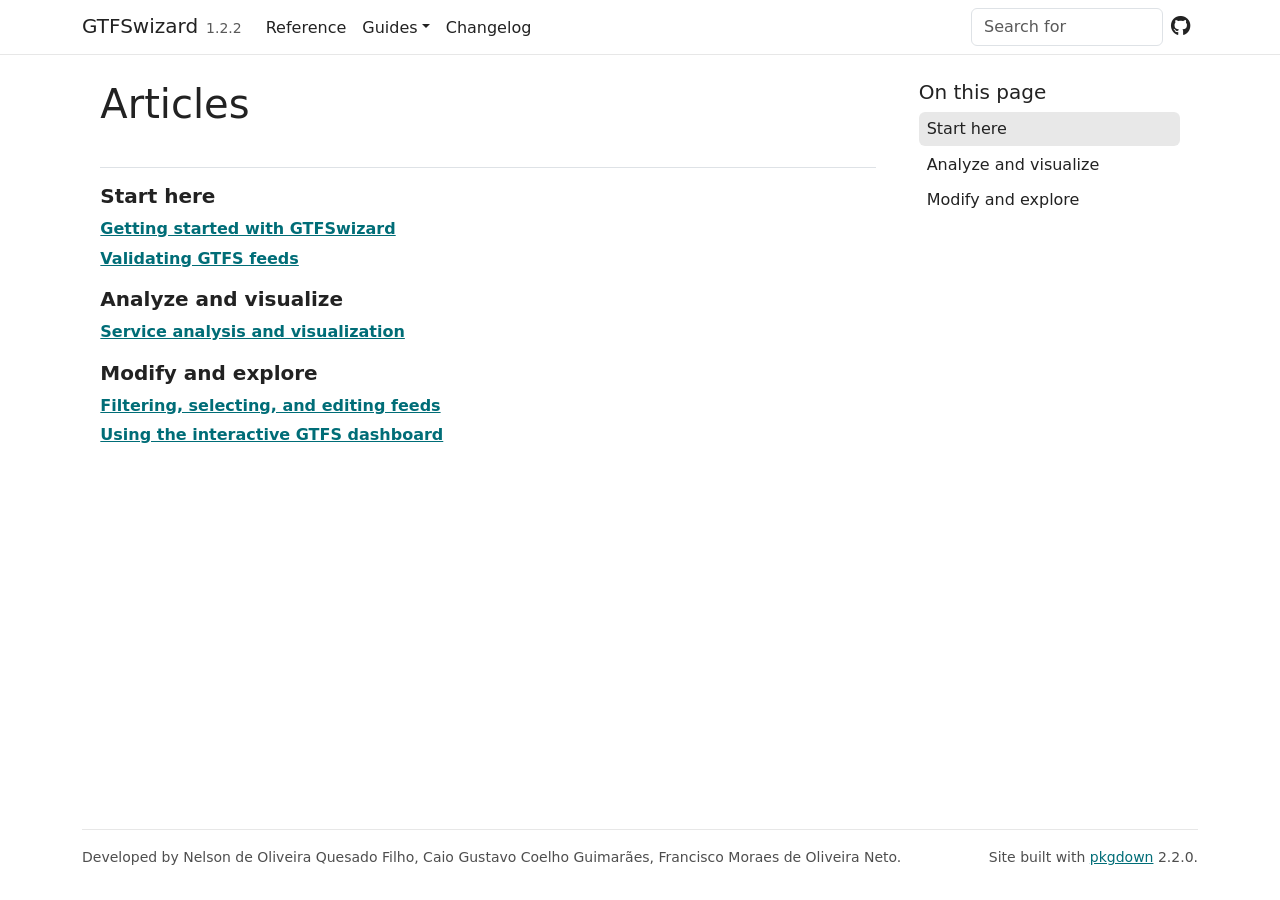
<file: docs/articles/index.html>
<!DOCTYPE html>
<!-- Generated by pkgdown: do not edit by hand --><html lang="en"><head><meta http-equiv="Content-Type" content="text/html; charset=UTF-8"><meta charset="utf-8"><meta http-equiv="X-UA-Compatible" content="IE=edge"><meta name="viewport" content="width=device-width, initial-scale=1, shrink-to-fit=no"><title>Articles • GTFSwizard</title><script src="../deps/jquery-3.6.0/jquery-3.6.0.min.js"></script><meta name="viewport" content="width=device-width, initial-scale=1, shrink-to-fit=no"><link href="../deps/bootstrap-5.3.8/bootstrap.min.css" rel="stylesheet"><script src="../deps/bootstrap-5.3.8/bootstrap.bundle.min.js"></script><link href="../deps/font-awesome-6.5.2/css/all.min.css" rel="stylesheet"><link href="../deps/font-awesome-6.5.2/css/v4-shims.min.css" rel="stylesheet"><script src="../deps/headroom-0.11.0/headroom.min.js"></script><script src="../deps/headroom-0.11.0/jQuery.headroom.min.js"></script><script src="../deps/bootstrap-toc-1.0.1/bootstrap-toc.min.js"></script><script src="../deps/clipboard.js-2.0.11/clipboard.min.js"></script><script src="../deps/search-1.0.0/autocomplete.jquery.min.js"></script><script src="../deps/search-1.0.0/fuse.min.js"></script><script src="../deps/search-1.0.0/mark.min.js"></script><!-- pkgdown --><script src="../pkgdown.js"></script><link href="../extra.css" rel="stylesheet"><meta property="og:title" content="Articles"></head><body>
    <a href="#main" class="visually-hidden-focusable">Skip to contents</a>


    <nav class="navbar navbar-expand-lg fixed-top bg-light" data-bs-theme="light" aria-label="Site navigation"><div class="container">

    <a class="navbar-brand me-2" href="../index.html">GTFSwizard</a>

    <small class="nav-text text-muted me-auto" data-bs-toggle="tooltip" data-bs-placement="bottom" title="">1.2.2</small>


    <button class="navbar-toggler" type="button" data-bs-toggle="collapse" data-bs-target="#navbar" aria-controls="navbar" aria-expanded="false" aria-label="Toggle navigation">
      <span class="navbar-toggler-icon"></span>
    </button>

    <div id="navbar" class="collapse navbar-collapse ms-3">
      <ul class="navbar-nav me-auto"><li class="nav-item"><a class="nav-link" href="../reference/index.html">Reference</a></li>
<li class="nav-item dropdown">
  <button class="nav-link dropdown-toggle" type="button" id="dropdown-guides" data-bs-toggle="dropdown" aria-expanded="false" aria-haspopup="true">Guides</button>
  <ul class="dropdown-menu" aria-labelledby="dropdown-guides"><li><h6 class="dropdown-header" data-toc-skip>Start here</h6></li>
    <li><a class="dropdown-item" href="../articles/getting-started.html">Getting started</a></li>
    <li><a class="dropdown-item" href="../articles/validation.html">Validating a feed</a></li>
    <li><h6 class="dropdown-header" data-toc-skip>Analyze and visualize</h6></li>
    <li><a class="dropdown-item" href="../articles/service-analysis.html">Service analysis</a></li>
    <li><h6 class="dropdown-header" data-toc-skip>Modify and explore</h6></li>
    <li><a class="dropdown-item" href="../articles/filtering-editing.html">Filtering and editing</a></li>
    <li><a class="dropdown-item" href="../articles/explore-dashboard.html">Interactive dashboard</a></li>
  </ul></li>
<li class="nav-item"><a class="nav-link" href="../news/index.html">Changelog</a></li>
      </ul><ul class="navbar-nav"><li class="nav-item"><form class="form-inline" role="search">
 <input class="form-control" type="search" name="search-input" id="search-input" autocomplete="off" aria-label="Search site" placeholder="Search for" data-search-index="../search.json"></form></li>
<li class="nav-item"><a class="external-link nav-link" href="https://github.com/nelsonquesado/GTFSwizard/" aria-label="GitHub"><span class="fa fab fa-github fa-lg"></span></a></li>
      </ul></div>


  </div>
</nav><div class="container template-article-index">
<div class="row">
  <main id="main" class="col-md-9"><div class="page-header">

      <h1>Articles</h1>
    </div>

    <div class="section ">
      <h3>Start here</h3>
      <div class="section-desc"></div>

      <dl><dt><a href="getting-started.html">Getting started with GTFSwizard</a></dt>
        <dd>
        </dd><dt><a href="validation.html">Validating GTFS feeds</a></dt>
        <dd>
      </dd></dl></div>
    <div class="section ">
      <h3>Analyze and visualize</h3>
      <div class="section-desc"></div>

      <dl><dt><a href="service-analysis.html">Service analysis and visualization</a></dt>
        <dd>
      </dd></dl></div>
    <div class="section ">
      <h3>Modify and explore</h3>
      <div class="section-desc"></div>

      <dl><dt><a href="filtering-editing.html">Filtering, selecting, and editing feeds</a></dt>
        <dd>
        </dd><dt><a href="explore-dashboard.html">Using the interactive GTFS dashboard</a></dt>
        <dd>
      </dd></dl></div>
  </main><aside class="col-md-3"><nav id="toc" aria-label="Table of contents"><h2>On this page</h2>
    </nav></aside></div>


    <footer><div class="pkgdown-footer-left">
  <p>Developed by Nelson de Oliveira Quesado Filho, Caio Gustavo Coelho Guimarães, Francisco Moraes de Oliveira Neto.</p>
</div>

<div class="pkgdown-footer-right">
  <p>Site built with <a href="https://pkgdown.r-lib.org/" class="external-link">pkgdown</a> 2.2.0.</p>
</div>

    </footer></div>





  </body></html>
</file>
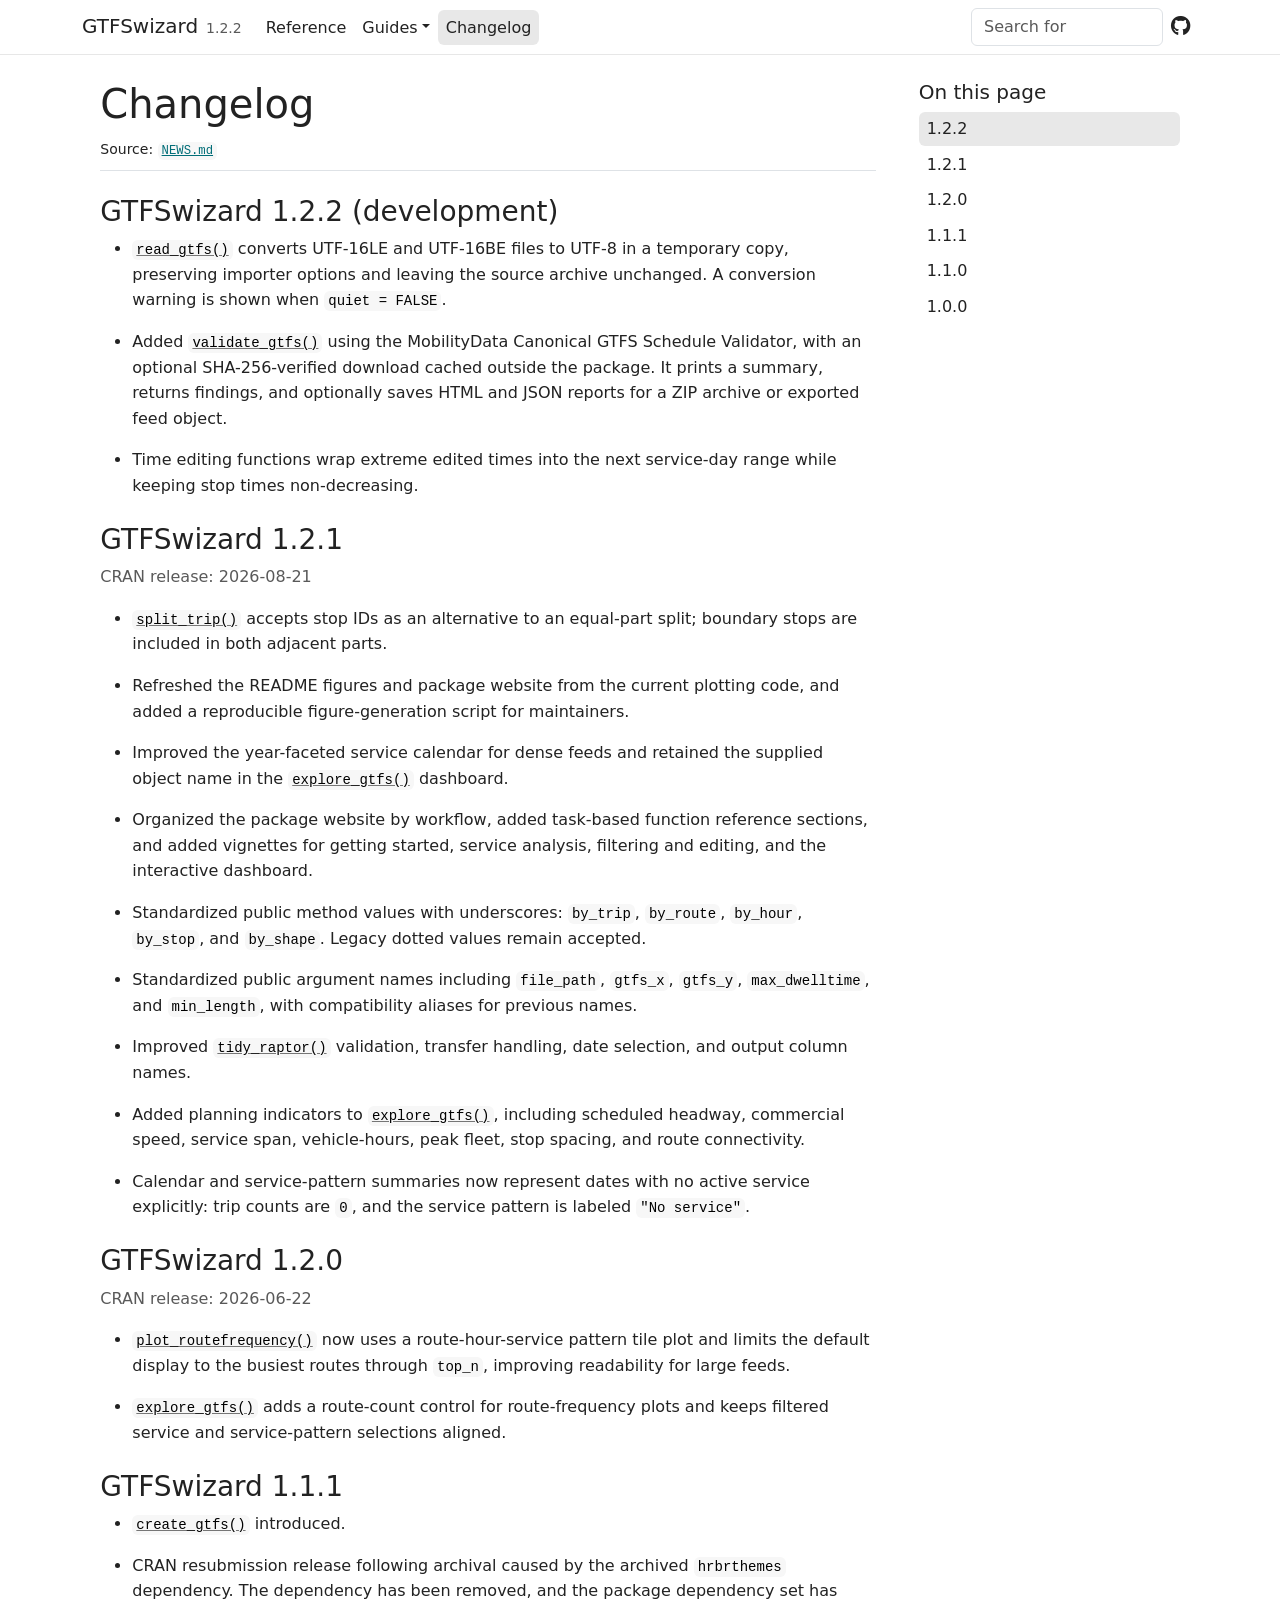
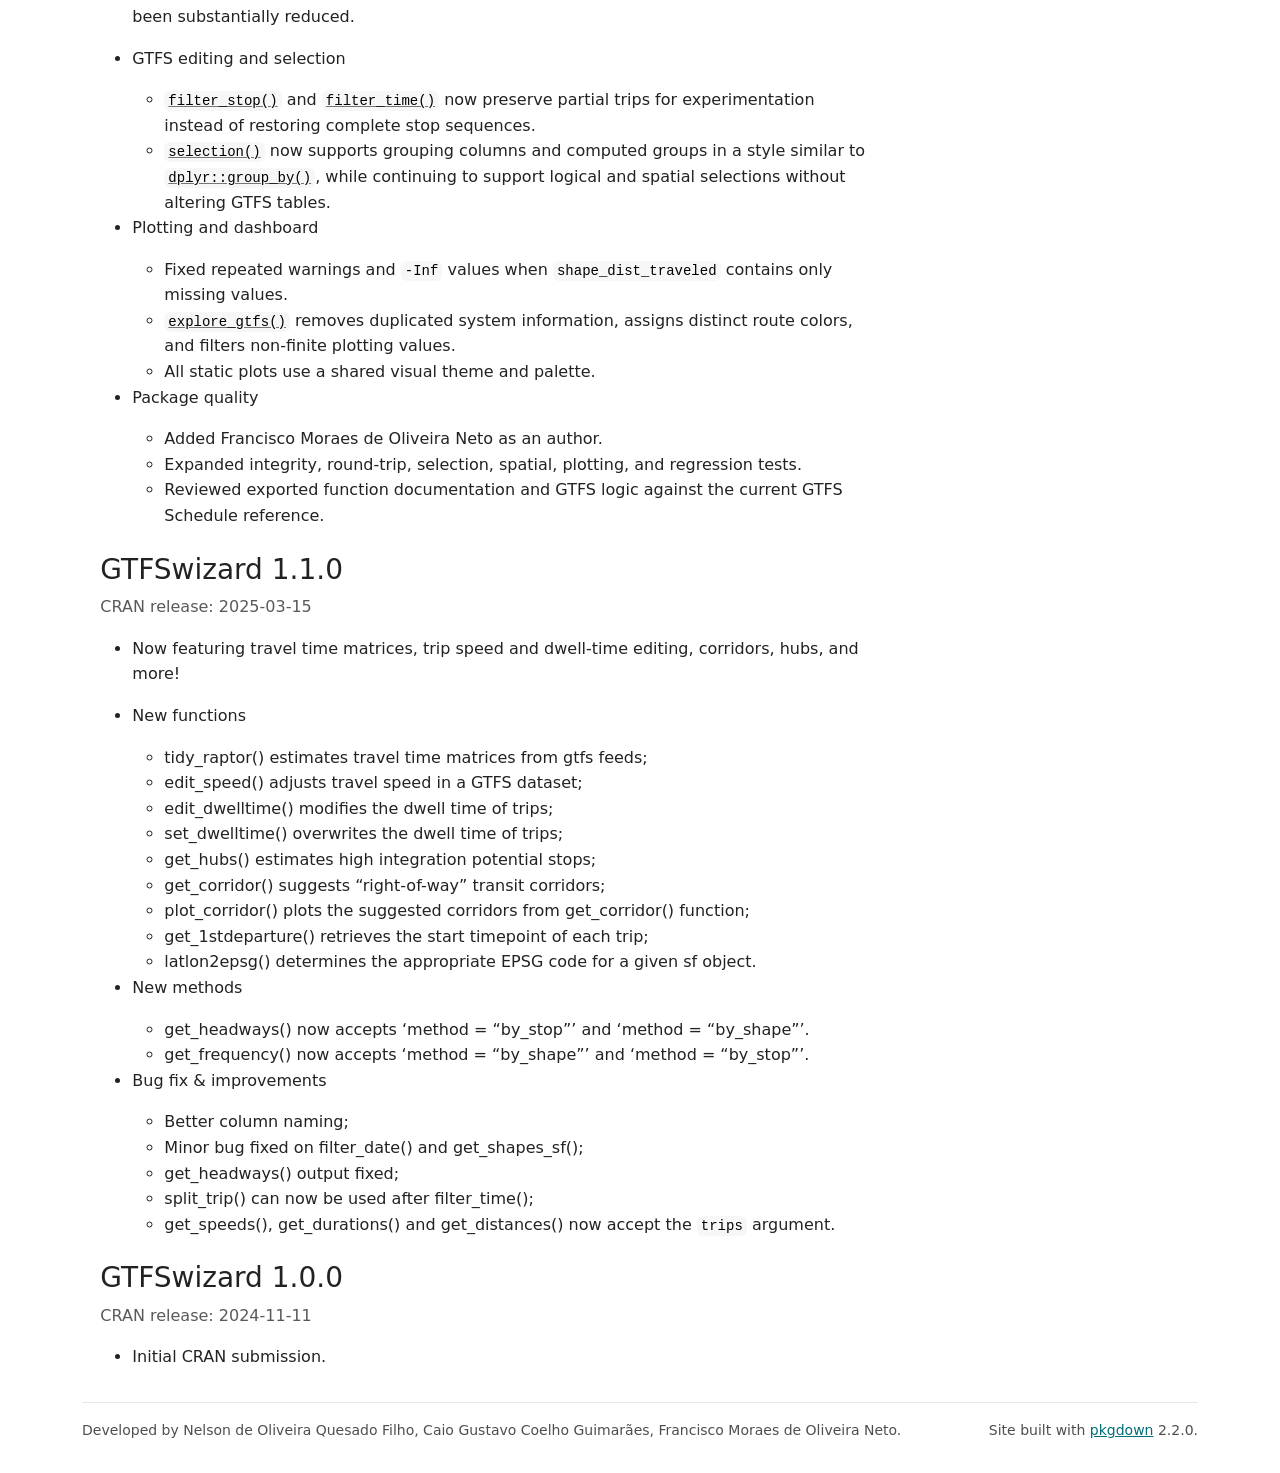
<file: docs/news/index.html>
<!DOCTYPE html>
<!-- Generated by pkgdown: do not edit by hand --><html lang="en"><head><meta http-equiv="Content-Type" content="text/html; charset=UTF-8"><meta charset="utf-8"><meta http-equiv="X-UA-Compatible" content="IE=edge"><meta name="viewport" content="width=device-width, initial-scale=1, shrink-to-fit=no"><title>Changelog • GTFSwizard</title><script src="../deps/jquery-3.6.0/jquery-3.6.0.min.js"></script><meta name="viewport" content="width=device-width, initial-scale=1, shrink-to-fit=no"><link href="../deps/bootstrap-5.3.8/bootstrap.min.css" rel="stylesheet"><script src="../deps/bootstrap-5.3.8/bootstrap.bundle.min.js"></script><link href="../deps/font-awesome-6.5.2/css/all.min.css" rel="stylesheet"><link href="../deps/font-awesome-6.5.2/css/v4-shims.min.css" rel="stylesheet"><script src="../deps/headroom-0.11.0/headroom.min.js"></script><script src="../deps/headroom-0.11.0/jQuery.headroom.min.js"></script><script src="../deps/bootstrap-toc-1.0.1/bootstrap-toc.min.js"></script><script src="../deps/clipboard.js-2.0.11/clipboard.min.js"></script><script src="../deps/search-1.0.0/autocomplete.jquery.min.js"></script><script src="../deps/search-1.0.0/fuse.min.js"></script><script src="../deps/search-1.0.0/mark.min.js"></script><!-- pkgdown --><script src="../pkgdown.js"></script><link href="../extra.css" rel="stylesheet"><meta property="og:title" content="Changelog"></head><body>
    <a href="#main" class="visually-hidden-focusable">Skip to contents</a>


    <nav class="navbar navbar-expand-lg fixed-top bg-light" data-bs-theme="light" aria-label="Site navigation"><div class="container">

    <a class="navbar-brand me-2" href="../index.html">GTFSwizard</a>

    <small class="nav-text text-muted me-auto" data-bs-toggle="tooltip" data-bs-placement="bottom" title="">1.2.2</small>


    <button class="navbar-toggler" type="button" data-bs-toggle="collapse" data-bs-target="#navbar" aria-controls="navbar" aria-expanded="false" aria-label="Toggle navigation">
      <span class="navbar-toggler-icon"></span>
    </button>

    <div id="navbar" class="collapse navbar-collapse ms-3">
      <ul class="navbar-nav me-auto"><li class="nav-item"><a class="nav-link" href="../reference/index.html">Reference</a></li>
<li class="nav-item dropdown">
  <button class="nav-link dropdown-toggle" type="button" id="dropdown-guides" data-bs-toggle="dropdown" aria-expanded="false" aria-haspopup="true">Guides</button>
  <ul class="dropdown-menu" aria-labelledby="dropdown-guides"><li><h6 class="dropdown-header" data-toc-skip>Start here</h6></li>
    <li><a class="dropdown-item" href="../articles/getting-started.html">Getting started</a></li>
    <li><a class="dropdown-item" href="../articles/validation.html">Validating a feed</a></li>
    <li><h6 class="dropdown-header" data-toc-skip>Analyze and visualize</h6></li>
    <li><a class="dropdown-item" href="../articles/service-analysis.html">Service analysis</a></li>
    <li><h6 class="dropdown-header" data-toc-skip>Modify and explore</h6></li>
    <li><a class="dropdown-item" href="../articles/filtering-editing.html">Filtering and editing</a></li>
    <li><a class="dropdown-item" href="../articles/explore-dashboard.html">Interactive dashboard</a></li>
  </ul></li>
<li class="active nav-item"><a class="nav-link" href="../news/index.html">Changelog</a></li>
      </ul><ul class="navbar-nav"><li class="nav-item"><form class="form-inline" role="search">
 <input class="form-control" type="search" name="search-input" id="search-input" autocomplete="off" aria-label="Search site" placeholder="Search for" data-search-index="../search.json"></form></li>
<li class="nav-item"><a class="external-link nav-link" href="https://github.com/nelsonquesado/GTFSwizard/" aria-label="GitHub"><span class="fa fab fa-github fa-lg"></span></a></li>
      </ul></div>


  </div>
</nav><div class="container template-news">
<div class="row">
  <main id="main" class="col-md-9"><div class="page-header">

      <h1>Changelog</h1>
      <small>Source: <a href="https://github.com/nelsonquesado/GTFSwizard/blob/HEAD/NEWS.md" class="external-link"><code>NEWS.md</code></a></small>
    </div>

    <div class="section level2">
<h2 class="pkg-version" data-toc-text="1.2.2" id="gtfswizard-122-development">GTFSwizard 1.2.2 (development)<a class="anchor" aria-label="anchor" href="#gtfswizard-122-development"></a></h2>
<ul><li><p><code><a href="../reference/read_gtfs.html">read_gtfs()</a></code> converts UTF-16LE and UTF-16BE files to UTF-8 in a temporary copy, preserving importer options and leaving the source archive unchanged. A conversion warning is shown when <code>quiet = FALSE</code>.</p></li>
<li><p>Added <code><a href="../reference/validate_gtfs.html">validate_gtfs()</a></code> using the MobilityData Canonical GTFS Schedule Validator, with an optional SHA-256-verified download cached outside the package. It prints a summary, returns findings, and optionally saves HTML and JSON reports for a ZIP archive or exported feed object.</p></li>
<li><p>Time editing functions wrap extreme edited times into the next service-day range while keeping stop times non-decreasing.</p></li>
</ul></div>
    <div class="section level2">
<h2 class="pkg-version" data-toc-text="1.2.1" id="gtfswizard-121">GTFSwizard 1.2.1<a class="anchor" aria-label="anchor" href="#gtfswizard-121"></a></h2><p class="text-muted">CRAN release: 2026-08-21</p>
<ul><li><p><code><a href="../reference/split_trip.html">split_trip()</a></code> accepts stop IDs as an alternative to an equal-part split; boundary stops are included in both adjacent parts.</p></li>
<li><p>Refreshed the README figures and package website from the current plotting code, and added a reproducible figure-generation script for maintainers.</p></li>
<li><p>Improved the year-faceted service calendar for dense feeds and retained the supplied object name in the <code><a href="../reference/explore_gtfs.html">explore_gtfs()</a></code> dashboard.</p></li>
<li><p>Organized the package website by workflow, added task-based function reference sections, and added vignettes for getting started, service analysis, filtering and editing, and the interactive dashboard.</p></li>
<li><p>Standardized public method values with underscores: <code>by_trip</code>, <code>by_route</code>, <code>by_hour</code>, <code>by_stop</code>, and <code>by_shape</code>. Legacy dotted values remain accepted.</p></li>
<li><p>Standardized public argument names including <code>file_path</code>, <code>gtfs_x</code>, <code>gtfs_y</code>, <code>max_dwelltime</code>, and <code>min_length</code>, with compatibility aliases for previous names.</p></li>
<li><p>Improved <code><a href="../reference/tidy_raptor.html">tidy_raptor()</a></code> validation, transfer handling, date selection, and output column names.</p></li>
<li><p>Added planning indicators to <code><a href="../reference/explore_gtfs.html">explore_gtfs()</a></code>, including scheduled headway, commercial speed, service span, vehicle-hours, peak fleet, stop spacing, and route connectivity.</p></li>
<li><p>Calendar and service-pattern summaries now represent dates with no active service explicitly: trip counts are <code>0</code>, and the service pattern is labeled <code>"No service"</code>.</p></li>
</ul></div>
    <div class="section level2">
<h2 class="pkg-version" data-toc-text="1.2.0" id="gtfswizard-120">GTFSwizard 1.2.0<a class="anchor" aria-label="anchor" href="#gtfswizard-120"></a></h2><p class="text-muted">CRAN release: 2026-06-22</p>
<ul><li><p><code><a href="../reference/plot_routefrequency.html">plot_routefrequency()</a></code> now uses a route-hour-service pattern tile plot and limits the default display to the busiest routes through <code>top_n</code>, improving readability for large feeds.</p></li>
<li><p><code><a href="../reference/explore_gtfs.html">explore_gtfs()</a></code> adds a route-count control for route-frequency plots and keeps filtered service and service-pattern selections aligned.</p></li>
</ul></div>
    <div class="section level2">
<h2 class="pkg-version" data-toc-text="1.1.1" id="gtfswizard-111">GTFSwizard 1.1.1<a class="anchor" aria-label="anchor" href="#gtfswizard-111"></a></h2>
<ul><li><p><code><a href="../reference/create_gtfs.html">create_gtfs()</a></code> introduced.</p></li>
<li><p>CRAN resubmission release following archival caused by the archived <code>hrbrthemes</code> dependency. The dependency has been removed, and the package dependency set has been substantially reduced.</p></li>
<li>
<p>GTFS editing and selection</p>
<ul><li>
<code><a href="../reference/filter_functions.html">filter_stop()</a></code> and <code><a href="../reference/filter_functions.html">filter_time()</a></code> now preserve partial trips for experimentation instead of restoring complete stop sequences.</li>
<li>
<code><a href="../reference/selection.html">selection()</a></code> now supports grouping columns and computed groups in a style similar to <code><a href="https://dplyr.tidyverse.org/reference/group_by.html" class="external-link">dplyr::group_by()</a></code>, while continuing to support logical and spatial selections without altering GTFS tables.</li>
</ul></li>
<li>
<p>Plotting and dashboard</p>
<ul><li>Fixed repeated warnings and <code>-Inf</code> values when <code>shape_dist_traveled</code> contains only missing values.</li>
<li>
<code><a href="../reference/explore_gtfs.html">explore_gtfs()</a></code> removes duplicated system information, assigns distinct route colors, and filters non-finite plotting values.</li>
<li>All static plots use a shared visual theme and palette.</li>
</ul></li>
<li>
<p>Package quality</p>
<ul><li>Added Francisco Moraes de Oliveira Neto as an author.</li>
<li>Expanded integrity, round-trip, selection, spatial, plotting, and regression tests.</li>
<li>Reviewed exported function documentation and GTFS logic against the current GTFS Schedule reference.</li>
</ul></li>
</ul></div>
    <div class="section level2">
<h2 class="pkg-version" data-toc-text="1.1.0" id="gtfswizard-110">GTFSwizard 1.1.0<a class="anchor" aria-label="anchor" href="#gtfswizard-110"></a></h2><p class="text-muted">CRAN release: 2025-03-15</p>
<ul><li><p>Now featuring travel time matrices, trip speed and dwell-time editing, corridors, hubs, and more!</p></li>
<li>
<p>New functions</p>
<ul><li>tidy_raptor() estimates travel time matrices from gtfs feeds;</li>
<li>edit_speed() adjusts travel speed in a GTFS dataset;</li>
<li>edit_dwelltime() modifies the dwell time of trips;</li>
<li>set_dwelltime() overwrites the dwell time of trips;</li>
<li>get_hubs() estimates high integration potential stops;</li>
<li>get_corridor() suggests “right-of-way” transit corridors;</li>
<li>plot_corridor() plots the suggested corridors from get_corridor() function;</li>
<li>get_1stdeparture() retrieves the start timepoint of each trip;</li>
<li>latlon2epsg() determines the appropriate EPSG code for a given sf object.</li>
</ul></li>
<li>
<p>New methods</p>
<ul><li>get_headways() now accepts ‘method = “by_stop”’ and ‘method = “by_shape”’.</li>
<li>get_frequency() now accepts ‘method = “by_shape”’ and ‘method = “by_stop”’.</li>
</ul></li>
<li>
<p>Bug fix &amp; improvements</p>
<ul><li>Better column naming;</li>
<li>Minor bug fixed on filter_date() and get_shapes_sf();</li>
<li>get_headways() output fixed;</li>
<li>split_trip() can now be used after filter_time();</li>
<li>get_speeds(), get_durations() and get_distances() now accept the <code>trips</code> argument.</li>
</ul></li>
</ul></div>
    <div class="section level2">
<h2 class="pkg-version" data-toc-text="1.0.0" id="gtfswizard-100">GTFSwizard 1.0.0<a class="anchor" aria-label="anchor" href="#gtfswizard-100"></a></h2><p class="text-muted">CRAN release: 2024-11-11</p>
<ul><li>Initial CRAN submission.</li>
</ul></div>
  </main><aside class="col-md-3"><nav id="toc" aria-label="Table of contents"><h2>On this page</h2>
    </nav></aside></div>


    <footer><div class="pkgdown-footer-left">
  <p>Developed by Nelson de Oliveira Quesado Filho, Caio Gustavo Coelho Guimarães, Francisco Moraes de Oliveira Neto.</p>
</div>

<div class="pkgdown-footer-right">
  <p>Site built with <a href="https://pkgdown.r-lib.org/" class="external-link">pkgdown</a> 2.2.0.</p>
</div>

    </footer></div>





  </body></html>
</file>
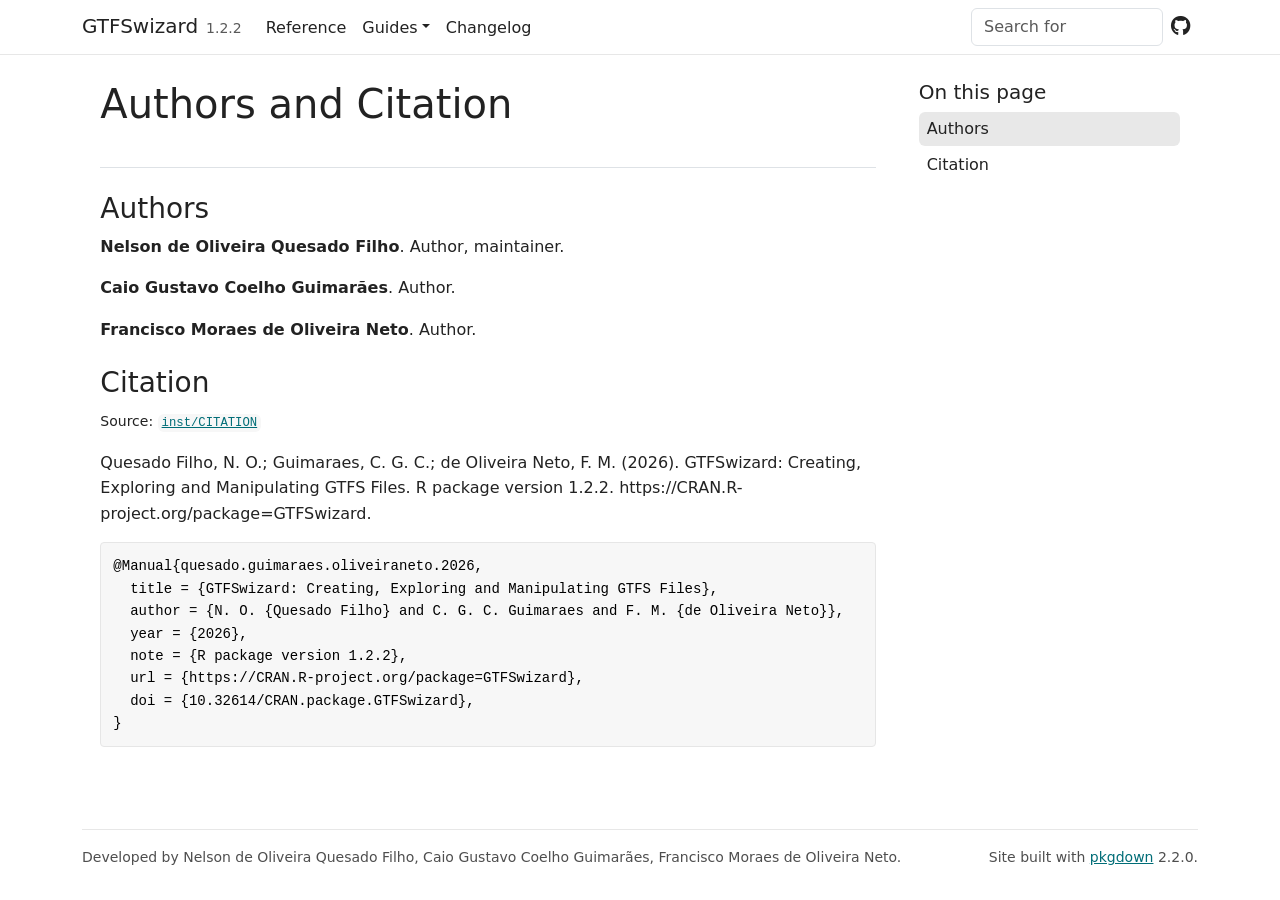
<file: docs/authors.html>
<!DOCTYPE html>
<!-- Generated by pkgdown: do not edit by hand --><html lang="en"><head><meta http-equiv="Content-Type" content="text/html; charset=UTF-8"><meta charset="utf-8"><meta http-equiv="X-UA-Compatible" content="IE=edge"><meta name="viewport" content="width=device-width, initial-scale=1, shrink-to-fit=no"><title>Authors and Citation • GTFSwizard</title><script src="deps/jquery-3.6.0/jquery-3.6.0.min.js"></script><meta name="viewport" content="width=device-width, initial-scale=1, shrink-to-fit=no"><link href="deps/bootstrap-5.3.8/bootstrap.min.css" rel="stylesheet"><script src="deps/bootstrap-5.3.8/bootstrap.bundle.min.js"></script><link href="deps/font-awesome-6.5.2/css/all.min.css" rel="stylesheet"><link href="deps/font-awesome-6.5.2/css/v4-shims.min.css" rel="stylesheet"><script src="deps/headroom-0.11.0/headroom.min.js"></script><script src="deps/headroom-0.11.0/jQuery.headroom.min.js"></script><script src="deps/bootstrap-toc-1.0.1/bootstrap-toc.min.js"></script><script src="deps/clipboard.js-2.0.11/clipboard.min.js"></script><script src="deps/search-1.0.0/autocomplete.jquery.min.js"></script><script src="deps/search-1.0.0/fuse.min.js"></script><script src="deps/search-1.0.0/mark.min.js"></script><!-- pkgdown --><script src="pkgdown.js"></script><link href="extra.css" rel="stylesheet"><meta property="og:title" content="Authors and Citation"></head><body>
    <a href="#main" class="visually-hidden-focusable">Skip to contents</a>


    <nav class="navbar navbar-expand-lg fixed-top bg-light" data-bs-theme="light" aria-label="Site navigation"><div class="container">

    <a class="navbar-brand me-2" href="index.html">GTFSwizard</a>

    <small class="nav-text text-muted me-auto" data-bs-toggle="tooltip" data-bs-placement="bottom" title="">1.2.2</small>


    <button class="navbar-toggler" type="button" data-bs-toggle="collapse" data-bs-target="#navbar" aria-controls="navbar" aria-expanded="false" aria-label="Toggle navigation">
      <span class="navbar-toggler-icon"></span>
    </button>

    <div id="navbar" class="collapse navbar-collapse ms-3">
      <ul class="navbar-nav me-auto"><li class="nav-item"><a class="nav-link" href="reference/index.html">Reference</a></li>
<li class="nav-item dropdown">
  <button class="nav-link dropdown-toggle" type="button" id="dropdown-guides" data-bs-toggle="dropdown" aria-expanded="false" aria-haspopup="true">Guides</button>
  <ul class="dropdown-menu" aria-labelledby="dropdown-guides"><li><h6 class="dropdown-header" data-toc-skip>Start here</h6></li>
    <li><a class="dropdown-item" href="articles/getting-started.html">Getting started</a></li>
    <li><a class="dropdown-item" href="articles/validation.html">Validating a feed</a></li>
    <li><h6 class="dropdown-header" data-toc-skip>Analyze and visualize</h6></li>
    <li><a class="dropdown-item" href="articles/service-analysis.html">Service analysis</a></li>
    <li><h6 class="dropdown-header" data-toc-skip>Modify and explore</h6></li>
    <li><a class="dropdown-item" href="articles/filtering-editing.html">Filtering and editing</a></li>
    <li><a class="dropdown-item" href="articles/explore-dashboard.html">Interactive dashboard</a></li>
  </ul></li>
<li class="nav-item"><a class="nav-link" href="news/index.html">Changelog</a></li>
      </ul><ul class="navbar-nav"><li class="nav-item"><form class="form-inline" role="search">
 <input class="form-control" type="search" name="search-input" id="search-input" autocomplete="off" aria-label="Search site" placeholder="Search for" data-search-index="search.json"></form></li>
<li class="nav-item"><a class="external-link nav-link" href="https://github.com/nelsonquesado/GTFSwizard/" aria-label="GitHub"><span class="fa fab fa-github fa-lg"></span></a></li>
      </ul></div>


  </div>
</nav><div class="container template-citation-authors">
<div class="row">
  <main id="main" class="col-md-9"><div class="page-header">

      <h1>Authors and Citation</h1>
    </div>

    <div class="section level2">
      <h2>Authors</h2>

      <ul class="list-unstyled"><li>
          <p><strong>Nelson de Oliveira Quesado Filho</strong>. Author, maintainer.
          </p>
        </li>
        <li>
          <p><strong>Caio Gustavo Coelho Guimarães</strong>. Author.
          </p>
        </li>
        <li>
          <p><strong>Francisco Moraes de Oliveira Neto</strong>. Author.
          </p>
        </li>
      </ul></div>

    <div class="section level2">
      <h2 id="citation">Citation</h2>
      <p><small class="dont-index">Source: <a href="https://github.com/nelsonquesado/GTFSwizard/blob/HEAD/inst/CITATION" class="external-link"><code>inst/CITATION</code></a></small></p>

      <p>Quesado Filho, N. O.; Guimaraes, C. G. C.; de Oliveira Neto, F. M. (2026). GTFSwizard: Creating, Exploring and Manipulating GTFS Files. R package version 1.2.2. https://CRAN.R-project.org/package=GTFSwizard.</p>
      <pre>@Manual{quesado.guimaraes.oliveiraneto.2026,
  title = {GTFSwizard: Creating, Exploring and Manipulating GTFS Files},
  author = {N. O. {Quesado Filho} and C. G. C. Guimaraes and F. M. {de Oliveira Neto}},
  year = {2026},
  note = {R package version 1.2.2},
  url = {https://CRAN.R-project.org/package=GTFSwizard},
  doi = {10.32614/CRAN.package.GTFSwizard},
}</pre>
    </div>

  </main><aside class="col-md-3"><nav id="toc" aria-label="Table of contents"><h2>On this page</h2>
    </nav></aside></div>


    <footer><div class="pkgdown-footer-left">
  <p>Developed by Nelson de Oliveira Quesado Filho, Caio Gustavo Coelho Guimarães, Francisco Moraes de Oliveira Neto.</p>
</div>

<div class="pkgdown-footer-right">
  <p>Site built with <a href="https://pkgdown.r-lib.org/" class="external-link">pkgdown</a> 2.2.0.</p>
</div>

    </footer></div>





  </body></html>
</file>
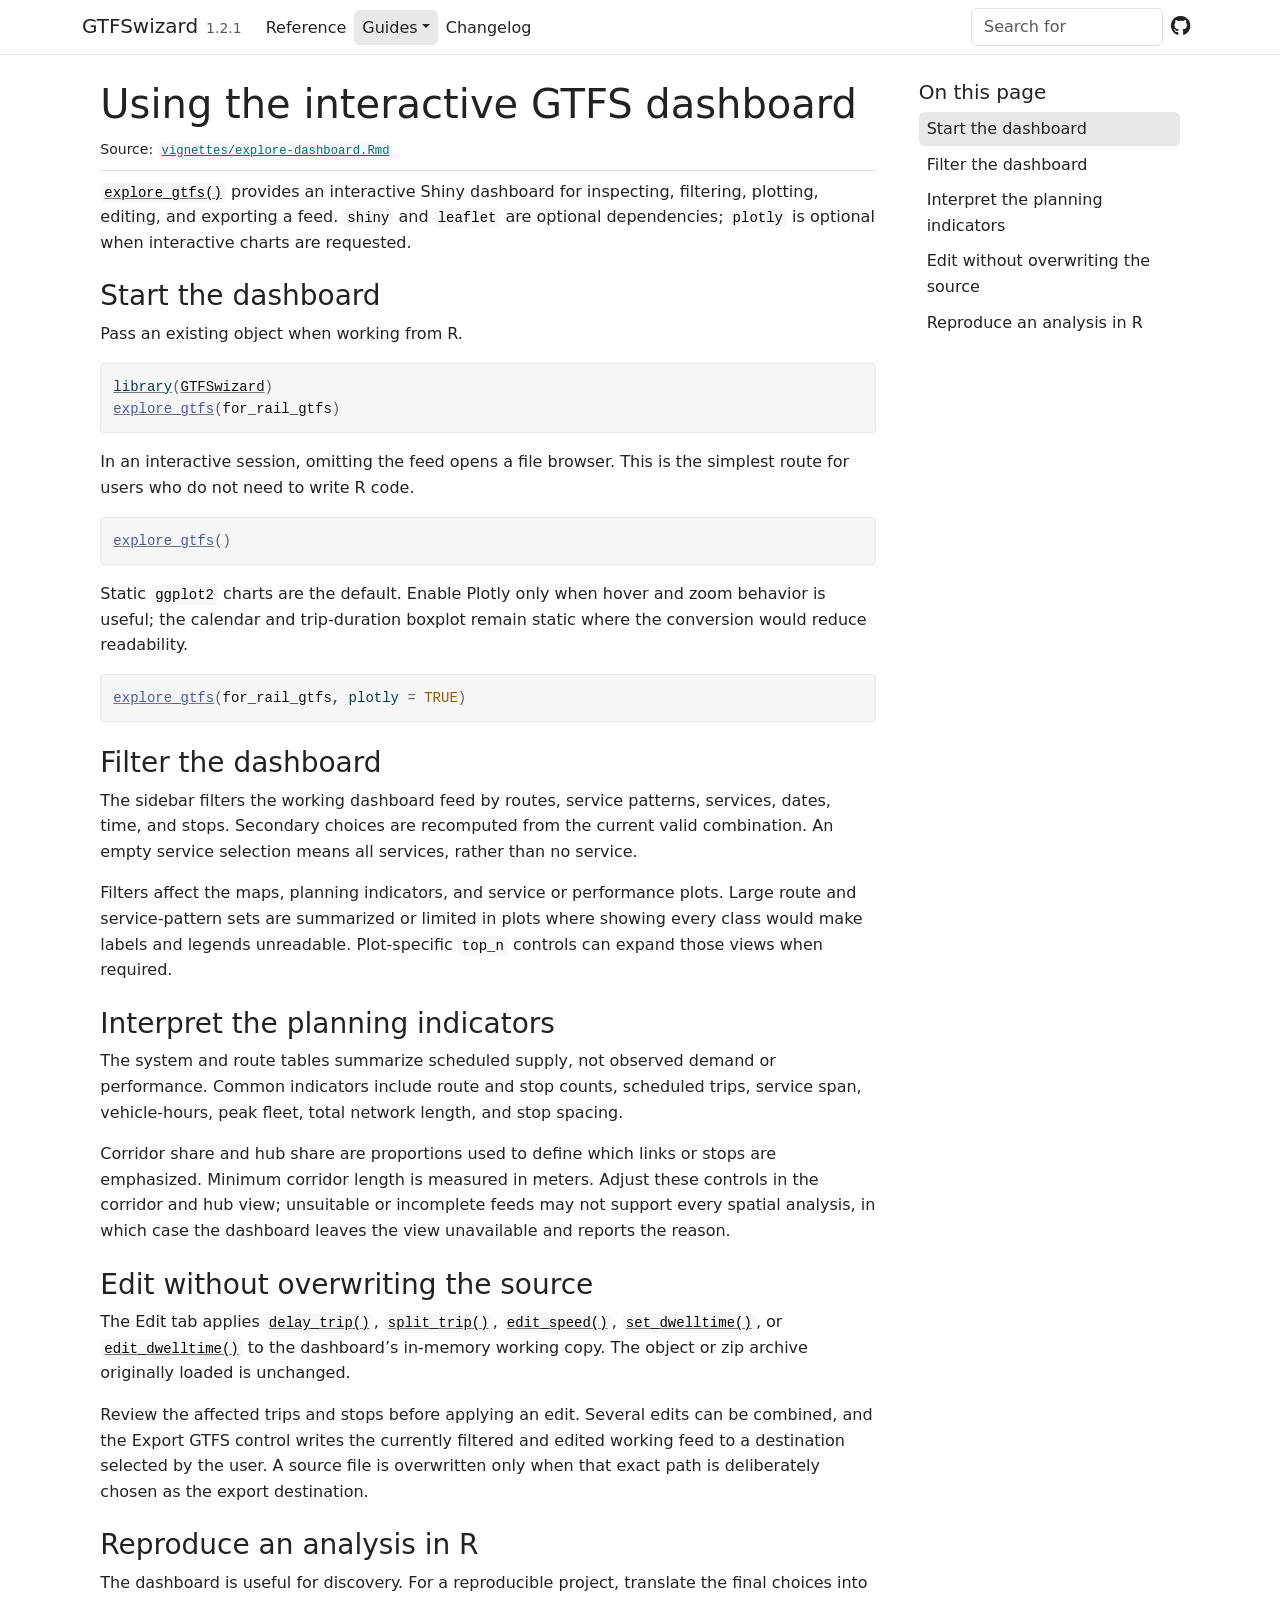
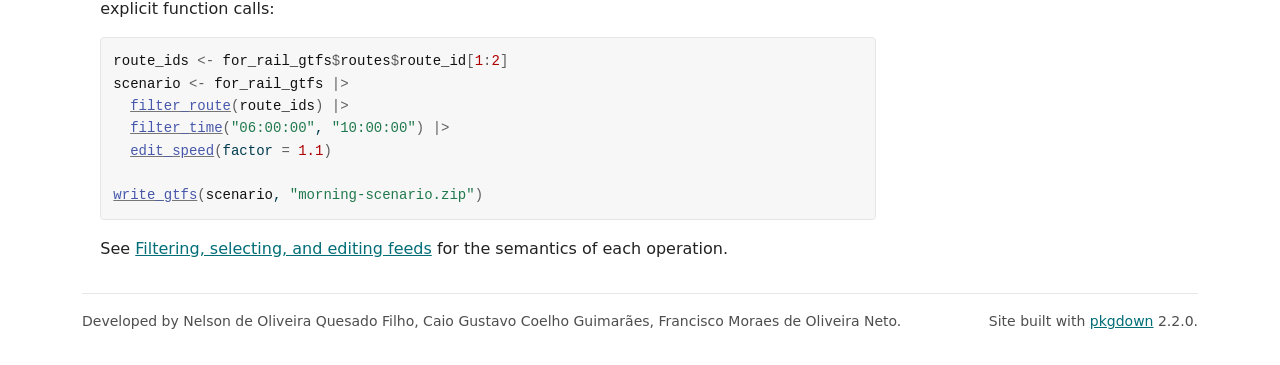
<file: docs/articles/explore-dashboard.html>
<!DOCTYPE html>
<!-- Generated by pkgdown: do not edit by hand --><html lang="en">
<head>
<meta http-equiv="Content-Type" content="text/html; charset=UTF-8">
<meta charset="utf-8">
<meta http-equiv="X-UA-Compatible" content="IE=edge">
<meta name="viewport" content="width=device-width, initial-scale=1, shrink-to-fit=no">
<title>Using the interactive GTFS dashboard • GTFSwizard</title>
<script src="../deps/jquery-3.6.0/jquery-3.6.0.min.js"></script><meta name="viewport" content="width=device-width, initial-scale=1, shrink-to-fit=no">
<link href="../deps/bootstrap-5.3.8/bootstrap.min.css" rel="stylesheet">
<script src="../deps/bootstrap-5.3.8/bootstrap.bundle.min.js"></script><link href="../deps/font-awesome-6.5.2/css/all.min.css" rel="stylesheet">
<link href="../deps/font-awesome-6.5.2/css/v4-shims.min.css" rel="stylesheet">
<script src="../deps/headroom-0.11.0/headroom.min.js"></script><script src="../deps/headroom-0.11.0/jQuery.headroom.min.js"></script><script src="../deps/bootstrap-toc-1.0.1/bootstrap-toc.min.js"></script><script src="../deps/clipboard.js-2.0.11/clipboard.min.js"></script><script src="../deps/search-1.0.0/autocomplete.jquery.min.js"></script><script src="../deps/search-1.0.0/fuse.min.js"></script><script src="../deps/search-1.0.0/mark.min.js"></script><!-- pkgdown --><script src="../pkgdown.js"></script><link href="../extra.css" rel="stylesheet">
<meta property="og:title" content="Using the interactive GTFS dashboard">
</head>
<body>
    <a href="#main" class="visually-hidden-focusable">Skip to contents</a>


    <nav class="navbar navbar-expand-lg fixed-top bg-light" data-bs-theme="light" aria-label="Site navigation"><div class="container">

    <a class="navbar-brand me-2" href="../index.html">GTFSwizard</a>

    <small class="nav-text text-muted me-auto" data-bs-toggle="tooltip" data-bs-placement="bottom" title="">1.2.1</small>


    <button class="navbar-toggler" type="button" data-bs-toggle="collapse" data-bs-target="#navbar" aria-controls="navbar" aria-expanded="false" aria-label="Toggle navigation">
      <span class="navbar-toggler-icon"></span>
    </button>

    <div id="navbar" class="collapse navbar-collapse ms-3">
      <ul class="navbar-nav me-auto">
<li class="nav-item"><a class="nav-link" href="../reference/index.html">Reference</a></li>
<li class="active nav-item dropdown">
  <button class="nav-link dropdown-toggle" type="button" id="dropdown-guides" data-bs-toggle="dropdown" aria-expanded="false" aria-haspopup="true">Guides</button>
  <ul class="dropdown-menu" aria-labelledby="dropdown-guides">
<li><h6 class="dropdown-header" data-toc-skip>Start here</h6></li>
    <li><a class="dropdown-item" href="../articles/getting-started.html">Getting started</a></li>
    <li><a class="dropdown-item" href="../articles/validation.html">Validating a feed</a></li>
    <li><h6 class="dropdown-header" data-toc-skip>Analyze and visualize</h6></li>
    <li><a class="dropdown-item" href="../articles/service-analysis.html">Service analysis</a></li>
    <li><h6 class="dropdown-header" data-toc-skip>Modify and explore</h6></li>
    <li><a class="dropdown-item" href="../articles/filtering-editing.html">Filtering and editing</a></li>
    <li><a class="dropdown-item" href="../articles/explore-dashboard.html">Interactive dashboard</a></li>
  </ul>
</li>
<li class="nav-item"><a class="nav-link" href="../news/index.html">Changelog</a></li>
      </ul>
<ul class="navbar-nav">
<li class="nav-item"><form class="form-inline" role="search">
 <input class="form-control" type="search" name="search-input" id="search-input" autocomplete="off" aria-label="Search site" placeholder="Search for" data-search-index="../search.json">
</form></li>
<li class="nav-item"><a class="external-link nav-link" href="https://github.com/nelsonquesado/GTFSwizard/" aria-label="GitHub"><span class="fa fab fa-github fa-lg"></span></a></li>
      </ul>
</div>


  </div>
</nav><div class="container template-article">




<div class="row">
  <main id="main" class="col-md-9"><div class="page-header">

      <h1>Using the interactive GTFS dashboard</h1>
            
      
      <small class="dont-index">Source: <a href="https://github.com/nelsonquesado/GTFSwizard/blob/HEAD/vignettes/explore-dashboard.Rmd" class="external-link"><code>vignettes/explore-dashboard.Rmd</code></a></small>
      <div class="d-none name"><code>explore-dashboard.Rmd</code></div>
    </div>

    
    
<p><code><a href="../reference/explore_gtfs.html">explore_gtfs()</a></code> provides an interactive Shiny dashboard
for inspecting, filtering, plotting, editing, and exporting a feed.
<code>shiny</code> and <code>leaflet</code> are optional dependencies;
<code>plotly</code> is optional when interactive charts are
requested.</p>
<div class="section level2">
<h2 id="start-the-dashboard">Start the dashboard<a class="anchor" aria-label="anchor" href="#start-the-dashboard"></a>
</h2>
<p>Pass an existing object when working from R.</p>
<div class="sourceCode" id="cb1"><pre class="downlit sourceCode r">
<code class="sourceCode R"><span><span class="kw"><a href="https://rdrr.io/r/base/library.html" class="external-link">library</a></span><span class="op">(</span><span class="va"><a href="https://github.com/nelsonquesado/GTFSwizard" class="external-link">GTFSwizard</a></span><span class="op">)</span></span>
<span><span class="fu"><a href="../reference/explore_gtfs.html">explore_gtfs</a></span><span class="op">(</span><span class="va">for_rail_gtfs</span><span class="op">)</span></span></code></pre></div>
<p>In an interactive session, omitting the feed opens a file browser.
This is the simplest route for users who do not need to write R
code.</p>
<div class="sourceCode" id="cb2"><pre class="downlit sourceCode r">
<code class="sourceCode R"><span><span class="fu"><a href="../reference/explore_gtfs.html">explore_gtfs</a></span><span class="op">(</span><span class="op">)</span></span></code></pre></div>
<p>Static <code>ggplot2</code> charts are the default. Enable Plotly
only when hover and zoom behavior is useful; the calendar and
trip-duration boxplot remain static where the conversion would reduce
readability.</p>
<div class="sourceCode" id="cb3"><pre class="downlit sourceCode r">
<code class="sourceCode R"><span><span class="fu"><a href="../reference/explore_gtfs.html">explore_gtfs</a></span><span class="op">(</span><span class="va">for_rail_gtfs</span>, plotly <span class="op">=</span> <span class="cn">TRUE</span><span class="op">)</span></span></code></pre></div>
</div>
<div class="section level2">
<h2 id="filter-the-dashboard">Filter the dashboard<a class="anchor" aria-label="anchor" href="#filter-the-dashboard"></a>
</h2>
<p>The sidebar filters the working dashboard feed by routes, service
patterns, services, dates, time, and stops. Secondary choices are
recomputed from the current valid combination. An empty service
selection means all services, rather than no service.</p>
<p>Filters affect the maps, planning indicators, and service or
performance plots. Large route and service-pattern sets are summarized
or limited in plots where showing every class would make labels and
legends unreadable. Plot-specific <code>top_n</code> controls can expand
those views when required.</p>
</div>
<div class="section level2">
<h2 id="interpret-the-planning-indicators">Interpret the planning indicators<a class="anchor" aria-label="anchor" href="#interpret-the-planning-indicators"></a>
</h2>
<p>The system and route tables summarize scheduled supply, not observed
demand or performance. Common indicators include route and stop counts,
scheduled trips, service span, vehicle-hours, peak fleet, total network
length, and stop spacing.</p>
<p>Corridor share and hub share are proportions used to define which
links or stops are emphasized. Minimum corridor length is measured in
meters. Adjust these controls in the corridor and hub view; unsuitable
or incomplete feeds may not support every spatial analysis, in which
case the dashboard leaves the view unavailable and reports the
reason.</p>
</div>
<div class="section level2">
<h2 id="edit-without-overwriting-the-source">Edit without overwriting the source<a class="anchor" aria-label="anchor" href="#edit-without-overwriting-the-source"></a>
</h2>
<p>The Edit tab applies <code><a href="../reference/delay_trip.html">delay_trip()</a></code>,
<code><a href="../reference/split_trip.html">split_trip()</a></code>, <code><a href="../reference/edit_speed.html">edit_speed()</a></code>,
<code><a href="../reference/set_dwelltime.html">set_dwelltime()</a></code>, or <code><a href="../reference/edit_dwelltime.html">edit_dwelltime()</a></code> to the
dashboard’s in-memory working copy. The object or zip archive originally
loaded is unchanged.</p>
<p>Review the affected trips and stops before applying an edit. Several
edits can be combined, and the Export GTFS control writes the currently
filtered and edited working feed to a destination selected by the user.
A source file is overwritten only when that exact path is deliberately
chosen as the export destination.</p>
</div>
<div class="section level2">
<h2 id="reproduce-an-analysis-in-r">Reproduce an analysis in R<a class="anchor" aria-label="anchor" href="#reproduce-an-analysis-in-r"></a>
</h2>
<p>The dashboard is useful for discovery. For a reproducible project,
translate the final choices into explicit function calls:</p>
<div class="sourceCode" id="cb4"><pre class="downlit sourceCode r">
<code class="sourceCode R"><span><span class="va">route_ids</span> <span class="op">&lt;-</span> <span class="va">for_rail_gtfs</span><span class="op">$</span><span class="va">routes</span><span class="op">$</span><span class="va">route_id</span><span class="op">[</span><span class="fl">1</span><span class="op">:</span><span class="fl">2</span><span class="op">]</span></span>
<span><span class="va">scenario</span> <span class="op">&lt;-</span> <span class="va">for_rail_gtfs</span> <span class="op">|&gt;</span></span>
<span>  <span class="fu"><a href="../reference/filter_functions.html">filter_route</a></span><span class="op">(</span><span class="va">route_ids</span><span class="op">)</span> <span class="op">|&gt;</span></span>
<span>  <span class="fu"><a href="../reference/filter_functions.html">filter_time</a></span><span class="op">(</span><span class="st">"06:00:00"</span>, <span class="st">"10:00:00"</span><span class="op">)</span> <span class="op">|&gt;</span></span>
<span>  <span class="fu"><a href="../reference/edit_speed.html">edit_speed</a></span><span class="op">(</span>factor <span class="op">=</span> <span class="fl">1.1</span><span class="op">)</span></span>
<span></span>
<span><span class="fu"><a href="../reference/write_gtfs.html">write_gtfs</a></span><span class="op">(</span><span class="va">scenario</span>, <span class="st">"morning-scenario.zip"</span><span class="op">)</span></span></code></pre></div>
<p>See <a href="filtering-editing.html">Filtering, selecting, and
editing feeds</a> for the semantics of each operation.</p>
</div>
  </main><aside class="col-md-3"><nav id="toc" aria-label="Table of contents"><h2>On this page</h2>
    </nav></aside>
</div>



    <footer><div class="pkgdown-footer-left">
  <p>Developed by Nelson de Oliveira Quesado Filho, Caio Gustavo Coelho Guimarães, Francisco Moraes de Oliveira Neto.</p>
</div>

<div class="pkgdown-footer-right">
  <p>Site built with <a href="https://pkgdown.r-lib.org/" class="external-link">pkgdown</a> 2.2.0.</p>
</div>

    </footer>
</div>





  </body>
</html>
</file>
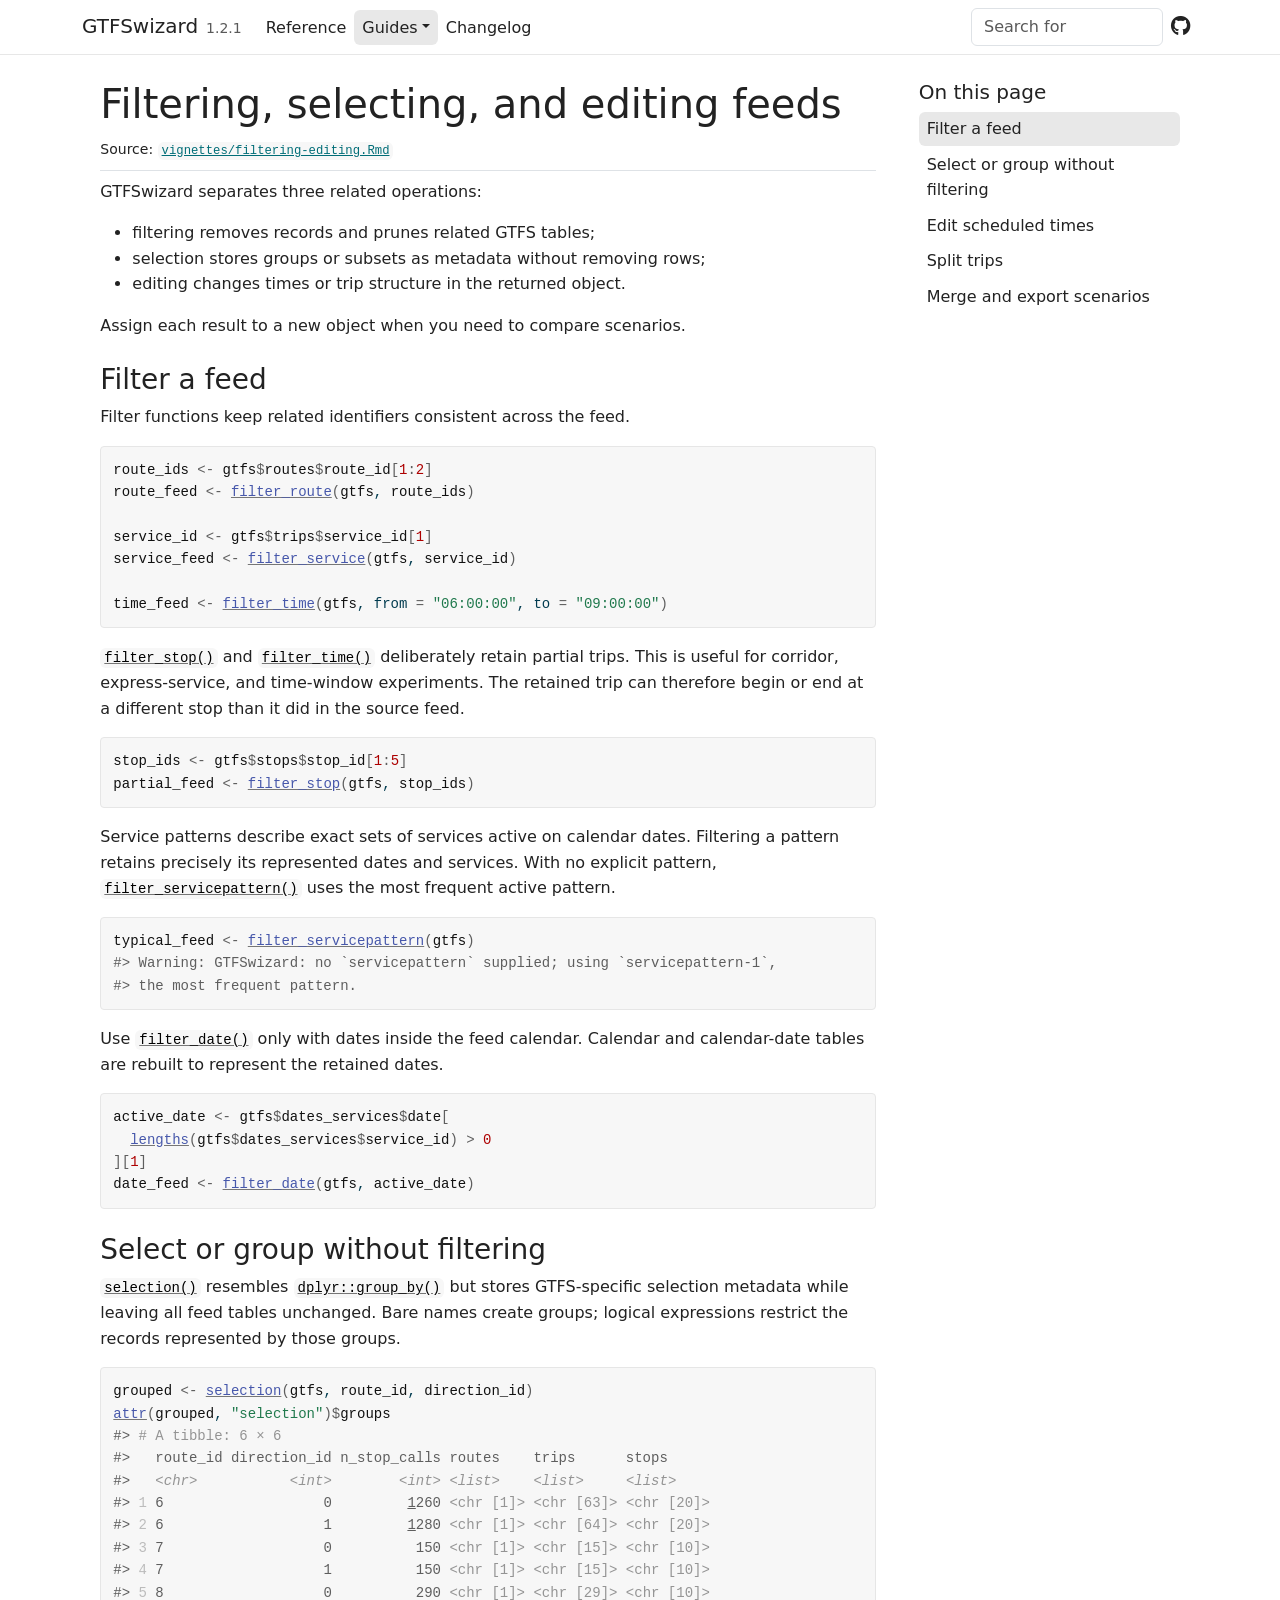
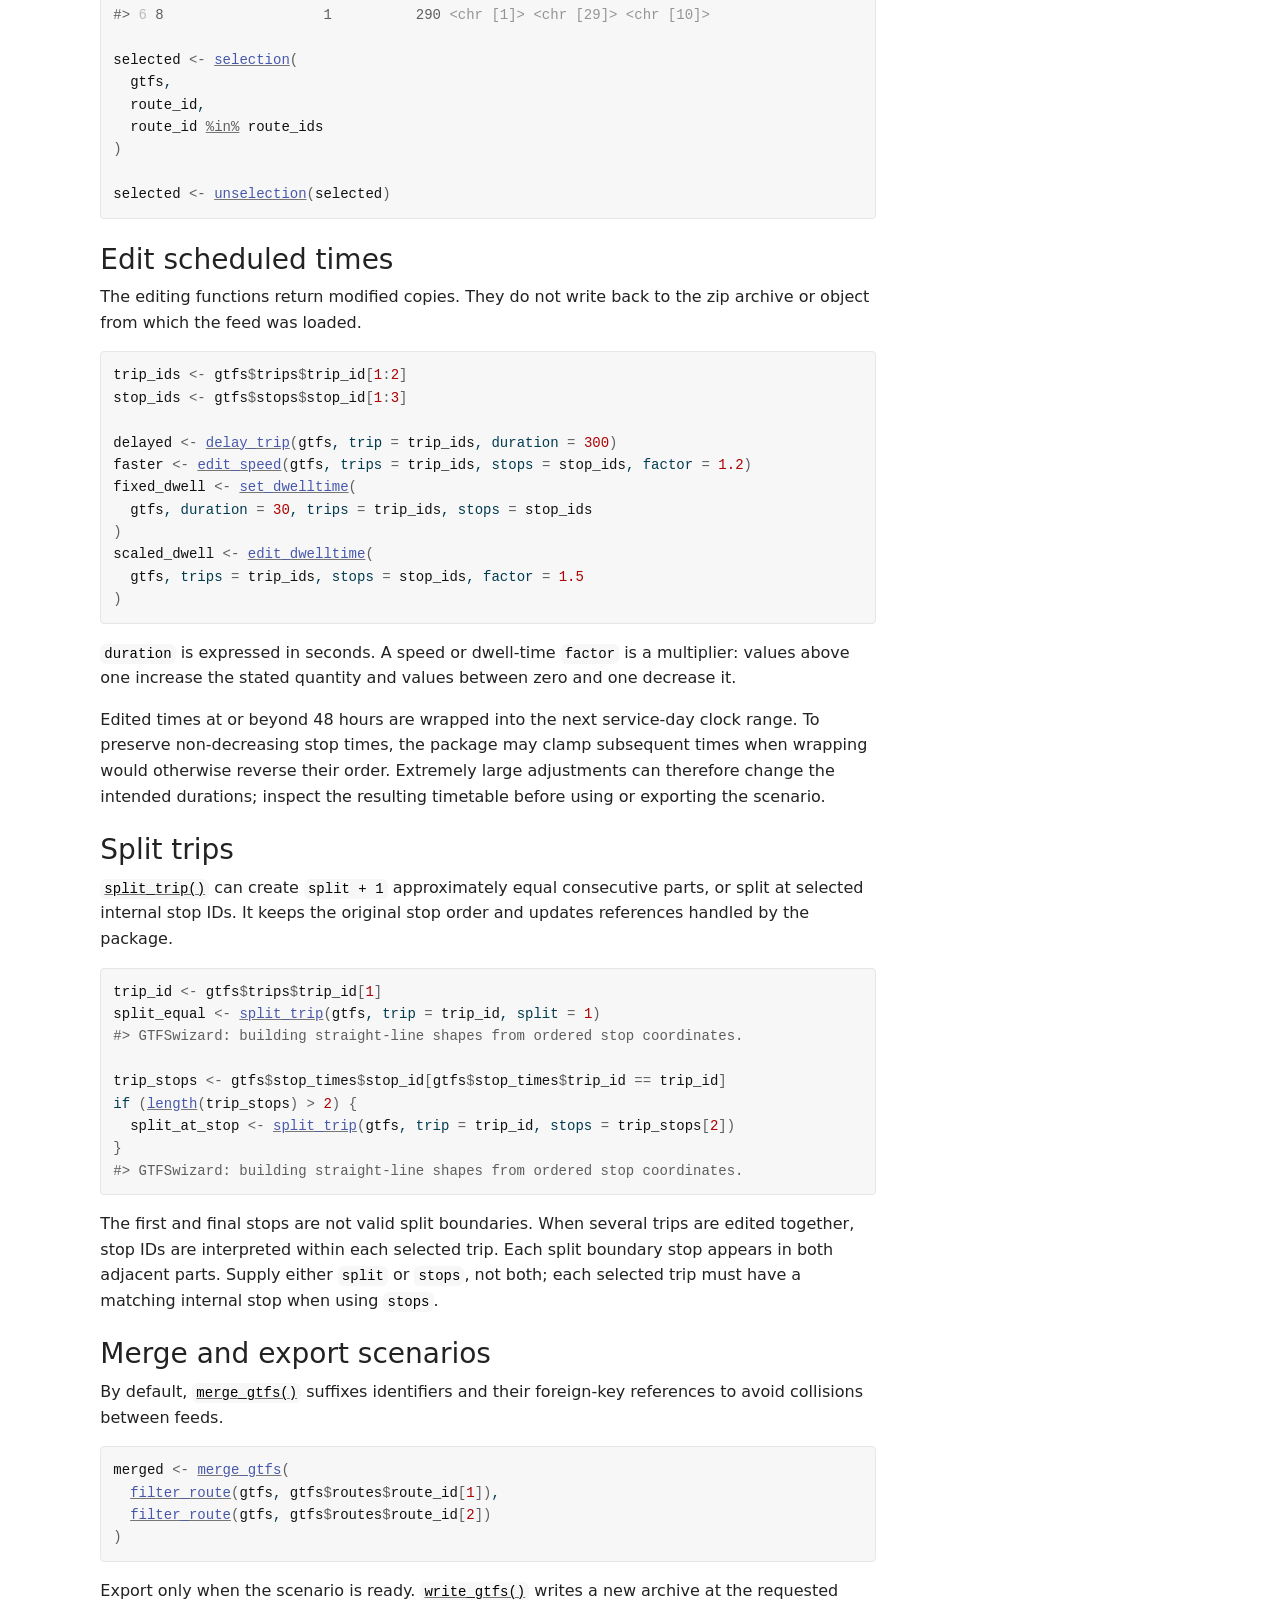
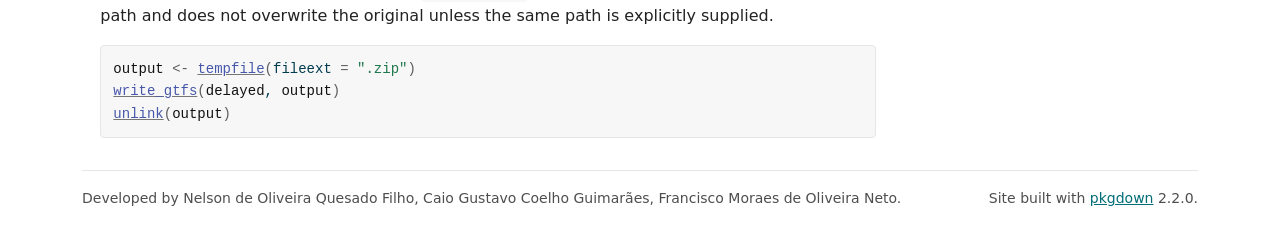
<file: docs/articles/filtering-editing.html>
<!DOCTYPE html>
<!-- Generated by pkgdown: do not edit by hand --><html lang="en">
<head>
<meta http-equiv="Content-Type" content="text/html; charset=UTF-8">
<meta charset="utf-8">
<meta http-equiv="X-UA-Compatible" content="IE=edge">
<meta name="viewport" content="width=device-width, initial-scale=1, shrink-to-fit=no">
<title>Filtering, selecting, and editing feeds • GTFSwizard</title>
<script src="../deps/jquery-3.6.0/jquery-3.6.0.min.js"></script><meta name="viewport" content="width=device-width, initial-scale=1, shrink-to-fit=no">
<link href="../deps/bootstrap-5.3.8/bootstrap.min.css" rel="stylesheet">
<script src="../deps/bootstrap-5.3.8/bootstrap.bundle.min.js"></script><link href="../deps/font-awesome-6.5.2/css/all.min.css" rel="stylesheet">
<link href="../deps/font-awesome-6.5.2/css/v4-shims.min.css" rel="stylesheet">
<script src="../deps/headroom-0.11.0/headroom.min.js"></script><script src="../deps/headroom-0.11.0/jQuery.headroom.min.js"></script><script src="../deps/bootstrap-toc-1.0.1/bootstrap-toc.min.js"></script><script src="../deps/clipboard.js-2.0.11/clipboard.min.js"></script><script src="../deps/search-1.0.0/autocomplete.jquery.min.js"></script><script src="../deps/search-1.0.0/fuse.min.js"></script><script src="../deps/search-1.0.0/mark.min.js"></script><!-- pkgdown --><script src="../pkgdown.js"></script><link href="../extra.css" rel="stylesheet">
<meta property="og:title" content="Filtering, selecting, and editing feeds">
</head>
<body>
    <a href="#main" class="visually-hidden-focusable">Skip to contents</a>


    <nav class="navbar navbar-expand-lg fixed-top bg-light" data-bs-theme="light" aria-label="Site navigation"><div class="container">

    <a class="navbar-brand me-2" href="../index.html">GTFSwizard</a>

    <small class="nav-text text-muted me-auto" data-bs-toggle="tooltip" data-bs-placement="bottom" title="">1.2.1</small>


    <button class="navbar-toggler" type="button" data-bs-toggle="collapse" data-bs-target="#navbar" aria-controls="navbar" aria-expanded="false" aria-label="Toggle navigation">
      <span class="navbar-toggler-icon"></span>
    </button>

    <div id="navbar" class="collapse navbar-collapse ms-3">
      <ul class="navbar-nav me-auto">
<li class="nav-item"><a class="nav-link" href="../reference/index.html">Reference</a></li>
<li class="active nav-item dropdown">
  <button class="nav-link dropdown-toggle" type="button" id="dropdown-guides" data-bs-toggle="dropdown" aria-expanded="false" aria-haspopup="true">Guides</button>
  <ul class="dropdown-menu" aria-labelledby="dropdown-guides">
<li><h6 class="dropdown-header" data-toc-skip>Start here</h6></li>
    <li><a class="dropdown-item" href="../articles/getting-started.html">Getting started</a></li>
    <li><a class="dropdown-item" href="../articles/validation.html">Validating a feed</a></li>
    <li><h6 class="dropdown-header" data-toc-skip>Analyze and visualize</h6></li>
    <li><a class="dropdown-item" href="../articles/service-analysis.html">Service analysis</a></li>
    <li><h6 class="dropdown-header" data-toc-skip>Modify and explore</h6></li>
    <li><a class="dropdown-item" href="../articles/filtering-editing.html">Filtering and editing</a></li>
    <li><a class="dropdown-item" href="../articles/explore-dashboard.html">Interactive dashboard</a></li>
  </ul>
</li>
<li class="nav-item"><a class="nav-link" href="../news/index.html">Changelog</a></li>
      </ul>
<ul class="navbar-nav">
<li class="nav-item"><form class="form-inline" role="search">
 <input class="form-control" type="search" name="search-input" id="search-input" autocomplete="off" aria-label="Search site" placeholder="Search for" data-search-index="../search.json">
</form></li>
<li class="nav-item"><a class="external-link nav-link" href="https://github.com/nelsonquesado/GTFSwizard/" aria-label="GitHub"><span class="fa fab fa-github fa-lg"></span></a></li>
      </ul>
</div>


  </div>
</nav><div class="container template-article">




<div class="row">
  <main id="main" class="col-md-9"><div class="page-header">

      <h1>Filtering, selecting, and editing feeds</h1>
            
      
      <small class="dont-index">Source: <a href="https://github.com/nelsonquesado/GTFSwizard/blob/HEAD/vignettes/filtering-editing.Rmd" class="external-link"><code>vignettes/filtering-editing.Rmd</code></a></small>
      <div class="d-none name"><code>filtering-editing.Rmd</code></div>
    </div>

    
    
<p>GTFSwizard separates three related operations:</p>
<ul>
<li>filtering removes records and prunes related GTFS tables;</li>
<li>selection stores groups or subsets as metadata without removing
rows;</li>
<li>editing changes times or trip structure in the returned object.</li>
</ul>
<p>Assign each result to a new object when you need to compare
scenarios.</p>
<div class="section level2">
<h2 id="filter-a-feed">Filter a feed<a class="anchor" aria-label="anchor" href="#filter-a-feed"></a>
</h2>
<p>Filter functions keep related identifiers consistent across the
feed.</p>
<div class="sourceCode" id="cb1"><pre class="downlit sourceCode r">
<code class="sourceCode R"><span><span class="va">route_ids</span> <span class="op">&lt;-</span> <span class="va">gtfs</span><span class="op">$</span><span class="va">routes</span><span class="op">$</span><span class="va">route_id</span><span class="op">[</span><span class="fl">1</span><span class="op">:</span><span class="fl">2</span><span class="op">]</span></span>
<span><span class="va">route_feed</span> <span class="op">&lt;-</span> <span class="fu"><a href="../reference/filter_functions.html">filter_route</a></span><span class="op">(</span><span class="va">gtfs</span>, <span class="va">route_ids</span><span class="op">)</span></span>
<span></span>
<span><span class="va">service_id</span> <span class="op">&lt;-</span> <span class="va">gtfs</span><span class="op">$</span><span class="va">trips</span><span class="op">$</span><span class="va">service_id</span><span class="op">[</span><span class="fl">1</span><span class="op">]</span></span>
<span><span class="va">service_feed</span> <span class="op">&lt;-</span> <span class="fu"><a href="../reference/filter_functions.html">filter_service</a></span><span class="op">(</span><span class="va">gtfs</span>, <span class="va">service_id</span><span class="op">)</span></span>
<span></span>
<span><span class="va">time_feed</span> <span class="op">&lt;-</span> <span class="fu"><a href="../reference/filter_functions.html">filter_time</a></span><span class="op">(</span><span class="va">gtfs</span>, from <span class="op">=</span> <span class="st">"06:00:00"</span>, to <span class="op">=</span> <span class="st">"09:00:00"</span><span class="op">)</span></span></code></pre></div>
<p><code><a href="../reference/filter_functions.html">filter_stop()</a></code> and <code><a href="../reference/filter_functions.html">filter_time()</a></code>
deliberately retain partial trips. This is useful for corridor,
express-service, and time-window experiments. The retained trip can
therefore begin or end at a different stop than it did in the source
feed.</p>
<div class="sourceCode" id="cb2"><pre class="downlit sourceCode r">
<code class="sourceCode R"><span><span class="va">stop_ids</span> <span class="op">&lt;-</span> <span class="va">gtfs</span><span class="op">$</span><span class="va">stops</span><span class="op">$</span><span class="va">stop_id</span><span class="op">[</span><span class="fl">1</span><span class="op">:</span><span class="fl">5</span><span class="op">]</span></span>
<span><span class="va">partial_feed</span> <span class="op">&lt;-</span> <span class="fu"><a href="../reference/filter_functions.html">filter_stop</a></span><span class="op">(</span><span class="va">gtfs</span>, <span class="va">stop_ids</span><span class="op">)</span></span></code></pre></div>
<p>Service patterns describe exact sets of services active on calendar
dates. Filtering a pattern retains precisely its represented dates and
services. With no explicit pattern, <code><a href="../reference/filter_functions.html">filter_servicepattern()</a></code>
uses the most frequent active pattern.</p>
<div class="sourceCode" id="cb3"><pre class="downlit sourceCode r">
<code class="sourceCode R"><span><span class="va">typical_feed</span> <span class="op">&lt;-</span> <span class="fu"><a href="../reference/filter_functions.html">filter_servicepattern</a></span><span class="op">(</span><span class="va">gtfs</span><span class="op">)</span></span>
<span><span class="co">#&gt; Warning: GTFSwizard: no `servicepattern` supplied; using `servicepattern-1`,</span></span>
<span><span class="co">#&gt; the most frequent pattern.</span></span></code></pre></div>
<p>Use <code><a href="../reference/filter_functions.html">filter_date()</a></code> only with dates inside the feed
calendar. Calendar and calendar-date tables are rebuilt to represent the
retained dates.</p>
<div class="sourceCode" id="cb4"><pre class="downlit sourceCode r">
<code class="sourceCode R"><span><span class="va">active_date</span> <span class="op">&lt;-</span> <span class="va">gtfs</span><span class="op">$</span><span class="va">dates_services</span><span class="op">$</span><span class="va">date</span><span class="op">[</span></span>
<span>  <span class="fu"><a href="https://rdrr.io/r/base/lengths.html" class="external-link">lengths</a></span><span class="op">(</span><span class="va">gtfs</span><span class="op">$</span><span class="va">dates_services</span><span class="op">$</span><span class="va">service_id</span><span class="op">)</span> <span class="op">&gt;</span> <span class="fl">0</span></span>
<span><span class="op">]</span><span class="op">[</span><span class="fl">1</span><span class="op">]</span></span>
<span><span class="va">date_feed</span> <span class="op">&lt;-</span> <span class="fu"><a href="../reference/filter_functions.html">filter_date</a></span><span class="op">(</span><span class="va">gtfs</span>, <span class="va">active_date</span><span class="op">)</span></span></code></pre></div>
</div>
<div class="section level2">
<h2 id="select-or-group-without-filtering">Select or group without filtering<a class="anchor" aria-label="anchor" href="#select-or-group-without-filtering"></a>
</h2>
<p><code><a href="../reference/selection.html">selection()</a></code> resembles <code><a href="https://dplyr.tidyverse.org/reference/group_by.html" class="external-link">dplyr::group_by()</a></code> but
stores GTFS-specific selection metadata while leaving all feed tables
unchanged. Bare names create groups; logical expressions restrict the
records represented by those groups.</p>
<div class="sourceCode" id="cb5"><pre class="downlit sourceCode r">
<code class="sourceCode R"><span><span class="va">grouped</span> <span class="op">&lt;-</span> <span class="fu"><a href="../reference/selection.html">selection</a></span><span class="op">(</span><span class="va">gtfs</span>, <span class="va">route_id</span>, <span class="va">direction_id</span><span class="op">)</span></span>
<span><span class="fu"><a href="https://rdrr.io/r/base/attr.html" class="external-link">attr</a></span><span class="op">(</span><span class="va">grouped</span>, <span class="st">"selection"</span><span class="op">)</span><span class="op">$</span><span class="va">groups</span></span>
<span><span class="co">#&gt; <span style="color: #949494;"># A tibble: 6 × 6</span></span></span>
<span><span class="co">#&gt;   route_id direction_id n_stop_calls routes    trips      stops     </span></span>
<span><span class="co">#&gt;   <span style="color: #949494; font-style: italic;">&lt;chr&gt;</span>           <span style="color: #949494; font-style: italic;">&lt;int&gt;</span>        <span style="color: #949494; font-style: italic;">&lt;int&gt;</span> <span style="color: #949494; font-style: italic;">&lt;list&gt;</span>    <span style="color: #949494; font-style: italic;">&lt;list&gt;</span>     <span style="color: #949494; font-style: italic;">&lt;list&gt;</span>    </span></span>
<span><span class="co">#&gt; <span style="color: #BCBCBC;">1</span> 6                   0         <span style="text-decoration: underline;">1</span>260 <span style="color: #949494;">&lt;chr [1]&gt;</span> <span style="color: #949494;">&lt;chr [63]&gt;</span> <span style="color: #949494;">&lt;chr [20]&gt;</span></span></span>
<span><span class="co">#&gt; <span style="color: #BCBCBC;">2</span> 6                   1         <span style="text-decoration: underline;">1</span>280 <span style="color: #949494;">&lt;chr [1]&gt;</span> <span style="color: #949494;">&lt;chr [64]&gt;</span> <span style="color: #949494;">&lt;chr [20]&gt;</span></span></span>
<span><span class="co">#&gt; <span style="color: #BCBCBC;">3</span> 7                   0          150 <span style="color: #949494;">&lt;chr [1]&gt;</span> <span style="color: #949494;">&lt;chr [15]&gt;</span> <span style="color: #949494;">&lt;chr [10]&gt;</span></span></span>
<span><span class="co">#&gt; <span style="color: #BCBCBC;">4</span> 7                   1          150 <span style="color: #949494;">&lt;chr [1]&gt;</span> <span style="color: #949494;">&lt;chr [15]&gt;</span> <span style="color: #949494;">&lt;chr [10]&gt;</span></span></span>
<span><span class="co">#&gt; <span style="color: #BCBCBC;">5</span> 8                   0          290 <span style="color: #949494;">&lt;chr [1]&gt;</span> <span style="color: #949494;">&lt;chr [29]&gt;</span> <span style="color: #949494;">&lt;chr [10]&gt;</span></span></span>
<span><span class="co">#&gt; <span style="color: #BCBCBC;">6</span> 8                   1          290 <span style="color: #949494;">&lt;chr [1]&gt;</span> <span style="color: #949494;">&lt;chr [29]&gt;</span> <span style="color: #949494;">&lt;chr [10]&gt;</span></span></span>
<span></span>
<span><span class="va">selected</span> <span class="op">&lt;-</span> <span class="fu"><a href="../reference/selection.html">selection</a></span><span class="op">(</span></span>
<span>  <span class="va">gtfs</span>,</span>
<span>  <span class="va">route_id</span>,</span>
<span>  <span class="va">route_id</span> <span class="op"><a href="https://rdrr.io/r/base/match.html" class="external-link">%in%</a></span> <span class="va">route_ids</span></span>
<span><span class="op">)</span></span>
<span></span>
<span><span class="va">selected</span> <span class="op">&lt;-</span> <span class="fu"><a href="../reference/selection.html">unselection</a></span><span class="op">(</span><span class="va">selected</span><span class="op">)</span></span></code></pre></div>
</div>
<div class="section level2">
<h2 id="edit-scheduled-times">Edit scheduled times<a class="anchor" aria-label="anchor" href="#edit-scheduled-times"></a>
</h2>
<p>The editing functions return modified copies. They do not write back
to the zip archive or object from which the feed was loaded.</p>
<div class="sourceCode" id="cb6"><pre class="downlit sourceCode r">
<code class="sourceCode R"><span><span class="va">trip_ids</span> <span class="op">&lt;-</span> <span class="va">gtfs</span><span class="op">$</span><span class="va">trips</span><span class="op">$</span><span class="va">trip_id</span><span class="op">[</span><span class="fl">1</span><span class="op">:</span><span class="fl">2</span><span class="op">]</span></span>
<span><span class="va">stop_ids</span> <span class="op">&lt;-</span> <span class="va">gtfs</span><span class="op">$</span><span class="va">stops</span><span class="op">$</span><span class="va">stop_id</span><span class="op">[</span><span class="fl">1</span><span class="op">:</span><span class="fl">3</span><span class="op">]</span></span>
<span></span>
<span><span class="va">delayed</span> <span class="op">&lt;-</span> <span class="fu"><a href="../reference/delay_trip.html">delay_trip</a></span><span class="op">(</span><span class="va">gtfs</span>, trip <span class="op">=</span> <span class="va">trip_ids</span>, duration <span class="op">=</span> <span class="fl">300</span><span class="op">)</span></span>
<span><span class="va">faster</span> <span class="op">&lt;-</span> <span class="fu"><a href="../reference/edit_speed.html">edit_speed</a></span><span class="op">(</span><span class="va">gtfs</span>, trips <span class="op">=</span> <span class="va">trip_ids</span>, stops <span class="op">=</span> <span class="va">stop_ids</span>, factor <span class="op">=</span> <span class="fl">1.2</span><span class="op">)</span></span>
<span><span class="va">fixed_dwell</span> <span class="op">&lt;-</span> <span class="fu"><a href="../reference/set_dwelltime.html">set_dwelltime</a></span><span class="op">(</span></span>
<span>  <span class="va">gtfs</span>, duration <span class="op">=</span> <span class="fl">30</span>, trips <span class="op">=</span> <span class="va">trip_ids</span>, stops <span class="op">=</span> <span class="va">stop_ids</span></span>
<span><span class="op">)</span></span>
<span><span class="va">scaled_dwell</span> <span class="op">&lt;-</span> <span class="fu"><a href="../reference/edit_dwelltime.html">edit_dwelltime</a></span><span class="op">(</span></span>
<span>  <span class="va">gtfs</span>, trips <span class="op">=</span> <span class="va">trip_ids</span>, stops <span class="op">=</span> <span class="va">stop_ids</span>, factor <span class="op">=</span> <span class="fl">1.5</span></span>
<span><span class="op">)</span></span></code></pre></div>
<p><code>duration</code> is expressed in seconds. A speed or dwell-time
<code>factor</code> is a multiplier: values above one increase the
stated quantity and values between zero and one decrease it.</p>
<p>Edited times at or beyond 48 hours are wrapped into the next
service-day clock range. To preserve non-decreasing stop times, the
package may clamp subsequent times when wrapping would otherwise reverse
their order. Extremely large adjustments can therefore change the
intended durations; inspect the resulting timetable before using or
exporting the scenario.</p>
</div>
<div class="section level2">
<h2 id="split-trips">Split trips<a class="anchor" aria-label="anchor" href="#split-trips"></a>
</h2>
<p><code><a href="../reference/split_trip.html">split_trip()</a></code> can create <code>split + 1</code>
approximately equal consecutive parts, or split at selected internal
stop IDs. It keeps the original stop order and updates references
handled by the package.</p>
<div class="sourceCode" id="cb7"><pre class="downlit sourceCode r">
<code class="sourceCode R"><span><span class="va">trip_id</span> <span class="op">&lt;-</span> <span class="va">gtfs</span><span class="op">$</span><span class="va">trips</span><span class="op">$</span><span class="va">trip_id</span><span class="op">[</span><span class="fl">1</span><span class="op">]</span></span>
<span><span class="va">split_equal</span> <span class="op">&lt;-</span> <span class="fu"><a href="../reference/split_trip.html">split_trip</a></span><span class="op">(</span><span class="va">gtfs</span>, trip <span class="op">=</span> <span class="va">trip_id</span>, split <span class="op">=</span> <span class="fl">1</span><span class="op">)</span></span>
<span><span class="co">#&gt; GTFSwizard: building straight-line shapes from ordered stop coordinates.</span></span>
<span></span>
<span><span class="va">trip_stops</span> <span class="op">&lt;-</span> <span class="va">gtfs</span><span class="op">$</span><span class="va">stop_times</span><span class="op">$</span><span class="va">stop_id</span><span class="op">[</span><span class="va">gtfs</span><span class="op">$</span><span class="va">stop_times</span><span class="op">$</span><span class="va">trip_id</span> <span class="op">==</span> <span class="va">trip_id</span><span class="op">]</span></span>
<span><span class="kw">if</span> <span class="op">(</span><span class="fu"><a href="https://rdrr.io/r/base/length.html" class="external-link">length</a></span><span class="op">(</span><span class="va">trip_stops</span><span class="op">)</span> <span class="op">&gt;</span> <span class="fl">2</span><span class="op">)</span> <span class="op">{</span></span>
<span>  <span class="va">split_at_stop</span> <span class="op">&lt;-</span> <span class="fu"><a href="../reference/split_trip.html">split_trip</a></span><span class="op">(</span><span class="va">gtfs</span>, trip <span class="op">=</span> <span class="va">trip_id</span>, stops <span class="op">=</span> <span class="va">trip_stops</span><span class="op">[</span><span class="fl">2</span><span class="op">]</span><span class="op">)</span></span>
<span><span class="op">}</span></span>
<span><span class="co">#&gt; GTFSwizard: building straight-line shapes from ordered stop coordinates.</span></span></code></pre></div>
<p>The first and final stops are not valid split boundaries. When
several trips are edited together, stop IDs are interpreted within each
selected trip. Each split boundary stop appears in both adjacent parts.
Supply either <code>split</code> or <code>stops</code>, not both; each
selected trip must have a matching internal stop when using
<code>stops</code>.</p>
</div>
<div class="section level2">
<h2 id="merge-and-export-scenarios">Merge and export scenarios<a class="anchor" aria-label="anchor" href="#merge-and-export-scenarios"></a>
</h2>
<p>By default, <code><a href="../reference/merge_gtfs.html">merge_gtfs()</a></code> suffixes identifiers and their
foreign-key references to avoid collisions between feeds.</p>
<div class="sourceCode" id="cb8"><pre class="downlit sourceCode r">
<code class="sourceCode R"><span><span class="va">merged</span> <span class="op">&lt;-</span> <span class="fu"><a href="../reference/merge_gtfs.html">merge_gtfs</a></span><span class="op">(</span></span>
<span>  <span class="fu"><a href="../reference/filter_functions.html">filter_route</a></span><span class="op">(</span><span class="va">gtfs</span>, <span class="va">gtfs</span><span class="op">$</span><span class="va">routes</span><span class="op">$</span><span class="va">route_id</span><span class="op">[</span><span class="fl">1</span><span class="op">]</span><span class="op">)</span>,</span>
<span>  <span class="fu"><a href="../reference/filter_functions.html">filter_route</a></span><span class="op">(</span><span class="va">gtfs</span>, <span class="va">gtfs</span><span class="op">$</span><span class="va">routes</span><span class="op">$</span><span class="va">route_id</span><span class="op">[</span><span class="fl">2</span><span class="op">]</span><span class="op">)</span></span>
<span><span class="op">)</span></span></code></pre></div>
<p>Export only when the scenario is ready. <code><a href="../reference/write_gtfs.html">write_gtfs()</a></code>
writes a new archive at the requested path and does not overwrite the
original unless the same path is explicitly supplied.</p>
<div class="sourceCode" id="cb9"><pre class="downlit sourceCode r">
<code class="sourceCode R"><span><span class="va">output</span> <span class="op">&lt;-</span> <span class="fu"><a href="https://rdrr.io/r/base/tempfile.html" class="external-link">tempfile</a></span><span class="op">(</span>fileext <span class="op">=</span> <span class="st">".zip"</span><span class="op">)</span></span>
<span><span class="fu"><a href="../reference/write_gtfs.html">write_gtfs</a></span><span class="op">(</span><span class="va">delayed</span>, <span class="va">output</span><span class="op">)</span></span>
<span><span class="fu"><a href="https://rdrr.io/r/base/unlink.html" class="external-link">unlink</a></span><span class="op">(</span><span class="va">output</span><span class="op">)</span></span></code></pre></div>
</div>
  </main><aside class="col-md-3"><nav id="toc" aria-label="Table of contents"><h2>On this page</h2>
    </nav></aside>
</div>



    <footer><div class="pkgdown-footer-left">
  <p>Developed by Nelson de Oliveira Quesado Filho, Caio Gustavo Coelho Guimarães, Francisco Moraes de Oliveira Neto.</p>
</div>

<div class="pkgdown-footer-right">
  <p>Site built with <a href="https://pkgdown.r-lib.org/" class="external-link">pkgdown</a> 2.2.0.</p>
</div>

    </footer>
</div>





  </body>
</html>
</file>
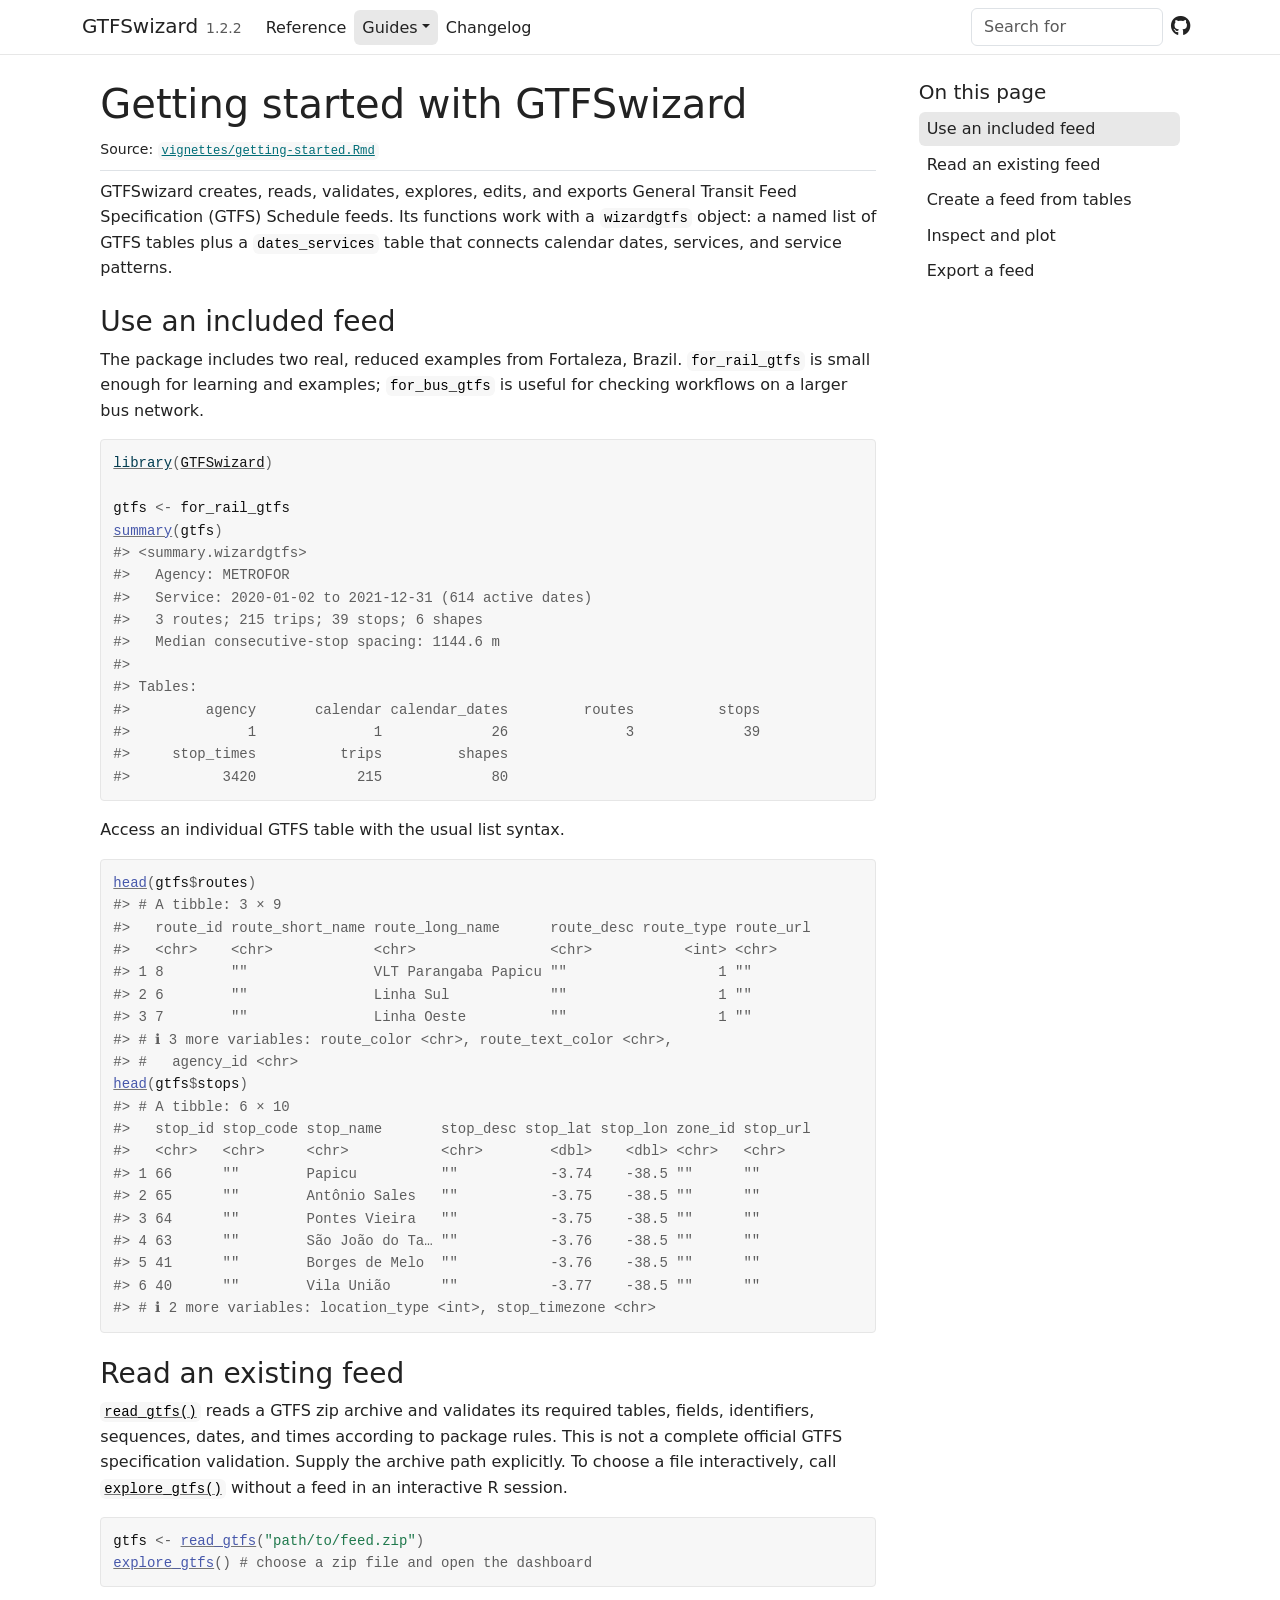
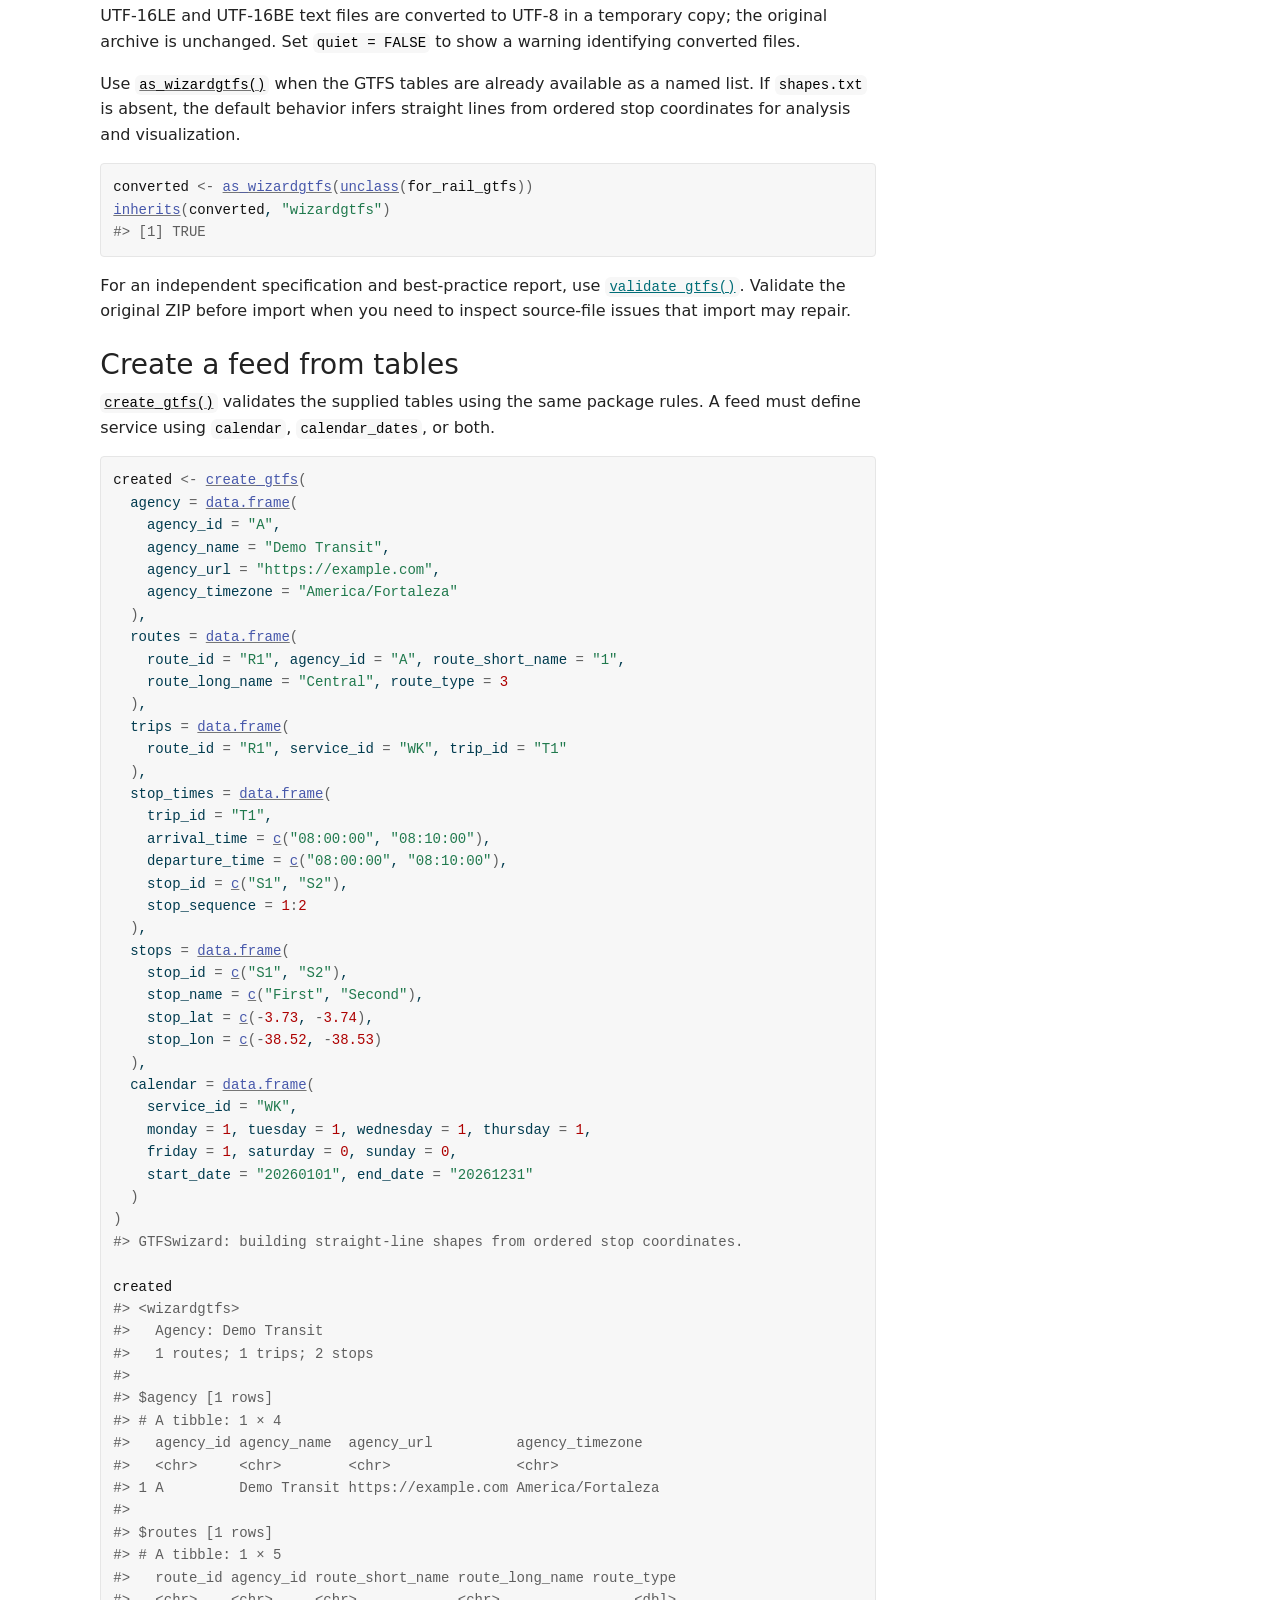
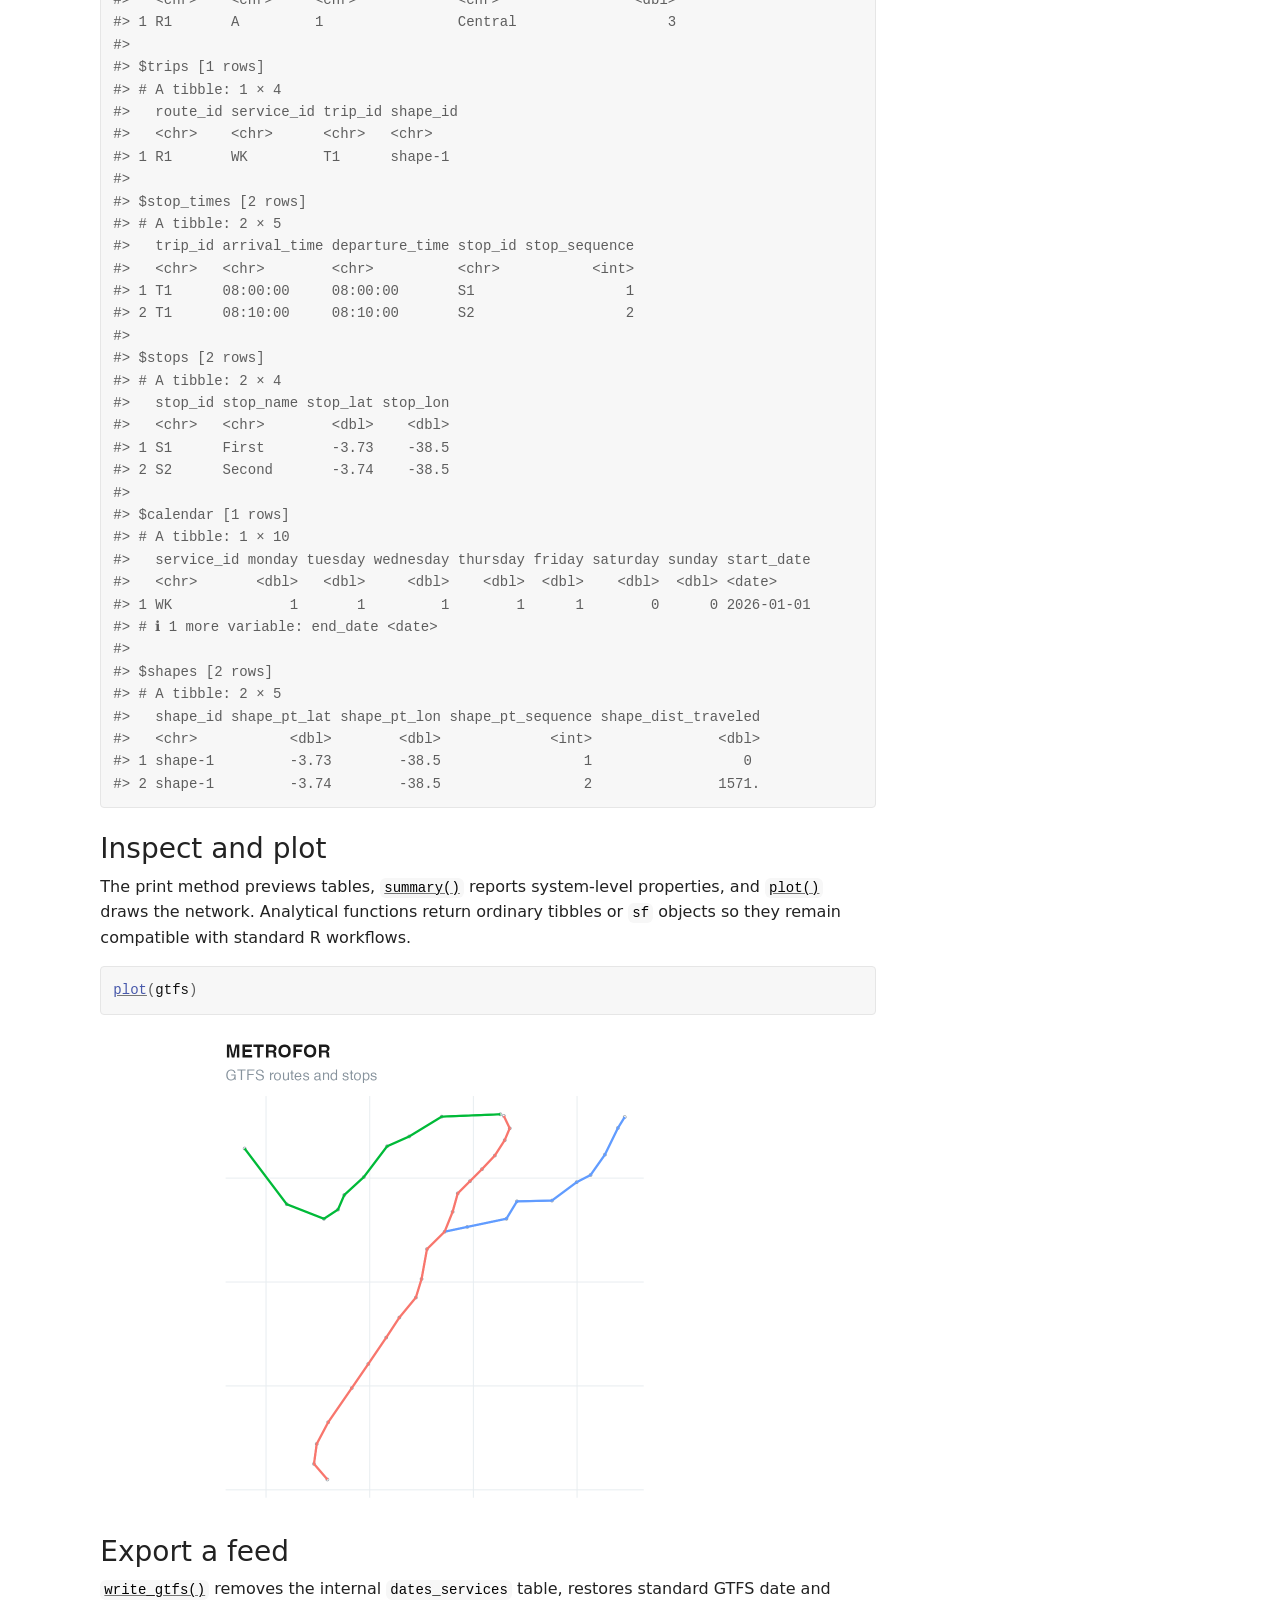
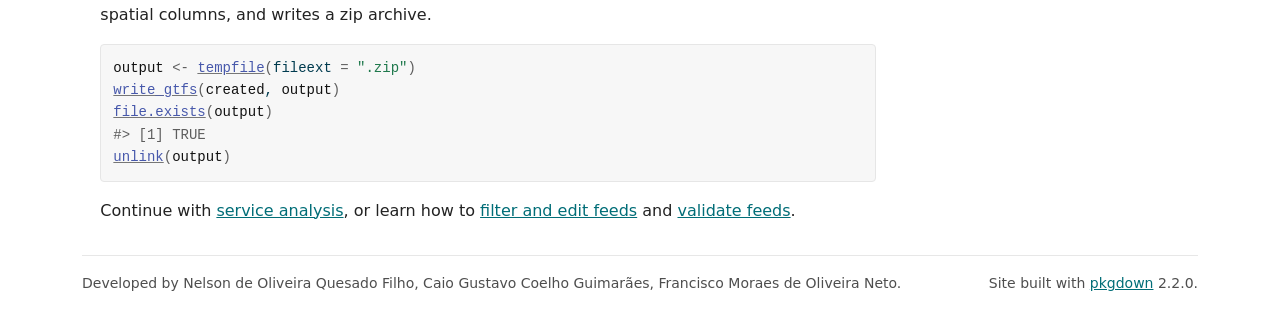
<file: docs/articles/getting-started.html>
<!DOCTYPE html>
<!-- Generated by pkgdown: do not edit by hand --><html lang="en">
<head>
<meta http-equiv="Content-Type" content="text/html; charset=UTF-8">
<meta charset="utf-8">
<meta http-equiv="X-UA-Compatible" content="IE=edge">
<meta name="viewport" content="width=device-width, initial-scale=1, shrink-to-fit=no">
<title>Getting started with GTFSwizard • GTFSwizard</title>
<script src="../deps/jquery-3.6.0/jquery-3.6.0.min.js"></script><meta name="viewport" content="width=device-width, initial-scale=1, shrink-to-fit=no">
<link href="../deps/bootstrap-5.3.8/bootstrap.min.css" rel="stylesheet">
<script src="../deps/bootstrap-5.3.8/bootstrap.bundle.min.js"></script><link href="../deps/font-awesome-6.5.2/css/all.min.css" rel="stylesheet">
<link href="../deps/font-awesome-6.5.2/css/v4-shims.min.css" rel="stylesheet">
<script src="../deps/headroom-0.11.0/headroom.min.js"></script><script src="../deps/headroom-0.11.0/jQuery.headroom.min.js"></script><script src="../deps/bootstrap-toc-1.0.1/bootstrap-toc.min.js"></script><script src="../deps/clipboard.js-2.0.11/clipboard.min.js"></script><script src="../deps/search-1.0.0/autocomplete.jquery.min.js"></script><script src="../deps/search-1.0.0/fuse.min.js"></script><script src="../deps/search-1.0.0/mark.min.js"></script><!-- pkgdown --><script src="../pkgdown.js"></script><link href="../extra.css" rel="stylesheet">
<meta property="og:title" content="Getting started with GTFSwizard">
</head>
<body>
    <a href="#main" class="visually-hidden-focusable">Skip to contents</a>


    <nav class="navbar navbar-expand-lg fixed-top bg-light" data-bs-theme="light" aria-label="Site navigation"><div class="container">

    <a class="navbar-brand me-2" href="../index.html">GTFSwizard</a>

    <small class="nav-text text-muted me-auto" data-bs-toggle="tooltip" data-bs-placement="bottom" title="">1.2.2</small>


    <button class="navbar-toggler" type="button" data-bs-toggle="collapse" data-bs-target="#navbar" aria-controls="navbar" aria-expanded="false" aria-label="Toggle navigation">
      <span class="navbar-toggler-icon"></span>
    </button>

    <div id="navbar" class="collapse navbar-collapse ms-3">
      <ul class="navbar-nav me-auto">
<li class="nav-item"><a class="nav-link" href="../reference/index.html">Reference</a></li>
<li class="active nav-item dropdown">
  <button class="nav-link dropdown-toggle" type="button" id="dropdown-guides" data-bs-toggle="dropdown" aria-expanded="false" aria-haspopup="true">Guides</button>
  <ul class="dropdown-menu" aria-labelledby="dropdown-guides">
<li><h6 class="dropdown-header" data-toc-skip>Start here</h6></li>
    <li><a class="dropdown-item" href="../articles/getting-started.html">Getting started</a></li>
    <li><a class="dropdown-item" href="../articles/validation.html">Validating a feed</a></li>
    <li><h6 class="dropdown-header" data-toc-skip>Analyze and visualize</h6></li>
    <li><a class="dropdown-item" href="../articles/service-analysis.html">Service analysis</a></li>
    <li><h6 class="dropdown-header" data-toc-skip>Modify and explore</h6></li>
    <li><a class="dropdown-item" href="../articles/filtering-editing.html">Filtering and editing</a></li>
    <li><a class="dropdown-item" href="../articles/explore-dashboard.html">Interactive dashboard</a></li>
  </ul>
</li>
<li class="nav-item"><a class="nav-link" href="../news/index.html">Changelog</a></li>
      </ul>
<ul class="navbar-nav">
<li class="nav-item"><form class="form-inline" role="search">
 <input class="form-control" type="search" name="search-input" id="search-input" autocomplete="off" aria-label="Search site" placeholder="Search for" data-search-index="../search.json">
</form></li>
<li class="nav-item"><a class="external-link nav-link" href="https://github.com/nelsonquesado/GTFSwizard/" aria-label="GitHub"><span class="fa fab fa-github fa-lg"></span></a></li>
      </ul>
</div>


  </div>
</nav><div class="container template-article">




<div class="row">
  <main id="main" class="col-md-9"><div class="page-header">

      <h1>Getting started with GTFSwizard</h1>
            
      
      <small class="dont-index">Source: <a href="https://github.com/nelsonquesado/GTFSwizard/blob/HEAD/vignettes/getting-started.Rmd" class="external-link"><code>vignettes/getting-started.Rmd</code></a></small>
      <div class="d-none name"><code>getting-started.Rmd</code></div>
    </div>

    
    
<p>GTFSwizard creates, reads, validates, explores, edits, and exports
General Transit Feed Specification (GTFS) Schedule feeds. Its functions
work with a <code>wizardgtfs</code> object: a named list of GTFS tables
plus a <code>dates_services</code> table that connects calendar dates,
services, and service patterns.</p>
<div class="section level2">
<h2 id="use-an-included-feed">Use an included feed<a class="anchor" aria-label="anchor" href="#use-an-included-feed"></a>
</h2>
<p>The package includes two real, reduced examples from Fortaleza,
Brazil. <code>for_rail_gtfs</code> is small enough for learning and
examples; <code>for_bus_gtfs</code> is useful for checking workflows on
a larger bus network.</p>
<div class="sourceCode" id="cb1"><pre class="downlit sourceCode r">
<code class="sourceCode R"><span><span class="kw"><a href="https://rdrr.io/r/base/library.html" class="external-link">library</a></span><span class="op">(</span><span class="va"><a href="https://github.com/nelsonquesado/GTFSwizard" class="external-link">GTFSwizard</a></span><span class="op">)</span></span>
<span></span>
<span><span class="va">gtfs</span> <span class="op">&lt;-</span> <span class="va">for_rail_gtfs</span></span>
<span><span class="fu"><a href="https://rdrr.io/r/base/summary.html" class="external-link">summary</a></span><span class="op">(</span><span class="va">gtfs</span><span class="op">)</span></span>
<span><span class="co">#&gt; &lt;summary.wizardgtfs&gt;</span></span>
<span><span class="co">#&gt;   Agency: METROFOR</span></span>
<span><span class="co">#&gt;   Service: 2020-01-02 to 2021-12-31 (614 active dates)</span></span>
<span><span class="co">#&gt;   3 routes; 215 trips; 39 stops; 6 shapes</span></span>
<span><span class="co">#&gt;   Median consecutive-stop spacing: 1144.6 m</span></span>
<span><span class="co">#&gt; </span></span>
<span><span class="co">#&gt; Tables:</span></span>
<span><span class="co">#&gt;         agency       calendar calendar_dates         routes          stops </span></span>
<span><span class="co">#&gt;              1              1             26              3             39 </span></span>
<span><span class="co">#&gt;     stop_times          trips         shapes </span></span>
<span><span class="co">#&gt;           3420            215             80</span></span></code></pre></div>
<p>Access an individual GTFS table with the usual list syntax.</p>
<div class="sourceCode" id="cb2"><pre class="downlit sourceCode r">
<code class="sourceCode R"><span><span class="fu"><a href="https://rdrr.io/r/utils/head.html" class="external-link">head</a></span><span class="op">(</span><span class="va">gtfs</span><span class="op">$</span><span class="va">routes</span><span class="op">)</span></span>
<span><span class="co">#&gt; # A tibble: 3 × 9</span></span>
<span><span class="co">#&gt;   route_id route_short_name route_long_name      route_desc route_type route_url</span></span>
<span><span class="co">#&gt;   &lt;chr&gt;    &lt;chr&gt;            &lt;chr&gt;                &lt;chr&gt;           &lt;int&gt; &lt;chr&gt;    </span></span>
<span><span class="co">#&gt; 1 8        ""               VLT Parangaba Papicu ""                  1 ""       </span></span>
<span><span class="co">#&gt; 2 6        ""               Linha Sul            ""                  1 ""       </span></span>
<span><span class="co">#&gt; 3 7        ""               Linha Oeste          ""                  1 ""       </span></span>
<span><span class="co">#&gt; # ℹ 3 more variables: route_color &lt;chr&gt;, route_text_color &lt;chr&gt;,</span></span>
<span><span class="co">#&gt; #   agency_id &lt;chr&gt;</span></span>
<span><span class="fu"><a href="https://rdrr.io/r/utils/head.html" class="external-link">head</a></span><span class="op">(</span><span class="va">gtfs</span><span class="op">$</span><span class="va">stops</span><span class="op">)</span></span>
<span><span class="co">#&gt; # A tibble: 6 × 10</span></span>
<span><span class="co">#&gt;   stop_id stop_code stop_name       stop_desc stop_lat stop_lon zone_id stop_url</span></span>
<span><span class="co">#&gt;   &lt;chr&gt;   &lt;chr&gt;     &lt;chr&gt;           &lt;chr&gt;        &lt;dbl&gt;    &lt;dbl&gt; &lt;chr&gt;   &lt;chr&gt;   </span></span>
<span><span class="co">#&gt; 1 66      ""        Papicu          ""           -3.74    -38.5 ""      ""      </span></span>
<span><span class="co">#&gt; 2 65      ""        Antônio Sales   ""           -3.75    -38.5 ""      ""      </span></span>
<span><span class="co">#&gt; 3 64      ""        Pontes Vieira   ""           -3.75    -38.5 ""      ""      </span></span>
<span><span class="co">#&gt; 4 63      ""        São João do Ta… ""           -3.76    -38.5 ""      ""      </span></span>
<span><span class="co">#&gt; 5 41      ""        Borges de Melo  ""           -3.76    -38.5 ""      ""      </span></span>
<span><span class="co">#&gt; 6 40      ""        Vila União      ""           -3.77    -38.5 ""      ""      </span></span>
<span><span class="co">#&gt; # ℹ 2 more variables: location_type &lt;int&gt;, stop_timezone &lt;chr&gt;</span></span></code></pre></div>
</div>
<div class="section level2">
<h2 id="read-an-existing-feed">Read an existing feed<a class="anchor" aria-label="anchor" href="#read-an-existing-feed"></a>
</h2>
<p><code><a href="../reference/read_gtfs.html">read_gtfs()</a></code> reads a GTFS zip archive and validates its
required tables, fields, identifiers, sequences, dates, and times
according to package rules. This is not a complete official GTFS
specification validation. Supply the archive path explicitly. To choose
a file interactively, call <code><a href="../reference/explore_gtfs.html">explore_gtfs()</a></code> without a feed in
an interactive R session.</p>
<div class="sourceCode" id="cb3"><pre class="downlit sourceCode r">
<code class="sourceCode R"><span><span class="va">gtfs</span> <span class="op">&lt;-</span> <span class="fu"><a href="../reference/read_gtfs.html">read_gtfs</a></span><span class="op">(</span><span class="st">"path/to/feed.zip"</span><span class="op">)</span></span>
<span><span class="fu"><a href="../reference/explore_gtfs.html">explore_gtfs</a></span><span class="op">(</span><span class="op">)</span> <span class="co"># choose a zip file and open the dashboard</span></span></code></pre></div>
<p>UTF-16LE and UTF-16BE text files are converted to UTF-8 in a
temporary copy; the original archive is unchanged. Set
<code>quiet = FALSE</code> to show a warning identifying converted
files.</p>
<p>Use <code><a href="../reference/as_wizardgtfs.html">as_wizardgtfs()</a></code> when the GTFS tables are already
available as a named list. If <code>shapes.txt</code> is absent, the
default behavior infers straight lines from ordered stop coordinates for
analysis and visualization.</p>
<div class="sourceCode" id="cb4"><pre class="downlit sourceCode r">
<code class="sourceCode R"><span><span class="va">converted</span> <span class="op">&lt;-</span> <span class="fu"><a href="../reference/as_wizardgtfs.html">as_wizardgtfs</a></span><span class="op">(</span><span class="fu"><a href="https://rdrr.io/r/base/class.html" class="external-link">unclass</a></span><span class="op">(</span><span class="va">for_rail_gtfs</span><span class="op">)</span><span class="op">)</span></span>
<span><span class="fu"><a href="https://rdrr.io/r/base/class.html" class="external-link">inherits</a></span><span class="op">(</span><span class="va">converted</span>, <span class="st">"wizardgtfs"</span><span class="op">)</span></span>
<span><span class="co">#&gt; [1] TRUE</span></span></code></pre></div>
<p>For an independent specification and best-practice report, use <a href="validation.html"><code>validate_gtfs()</code></a>. Validate the
original ZIP before import when you need to inspect source-file issues
that import may repair.</p>
</div>
<div class="section level2">
<h2 id="create-a-feed-from-tables">Create a feed from tables<a class="anchor" aria-label="anchor" href="#create-a-feed-from-tables"></a>
</h2>
<p><code><a href="../reference/create_gtfs.html">create_gtfs()</a></code> validates the supplied tables using the
same package rules. A feed must define service using
<code>calendar</code>, <code>calendar_dates</code>, or both.</p>
<div class="sourceCode" id="cb5"><pre class="downlit sourceCode r">
<code class="sourceCode R"><span><span class="va">created</span> <span class="op">&lt;-</span> <span class="fu"><a href="../reference/create_gtfs.html">create_gtfs</a></span><span class="op">(</span></span>
<span>  agency <span class="op">=</span> <span class="fu"><a href="https://rdrr.io/r/base/data.frame.html" class="external-link">data.frame</a></span><span class="op">(</span></span>
<span>    agency_id <span class="op">=</span> <span class="st">"A"</span>,</span>
<span>    agency_name <span class="op">=</span> <span class="st">"Demo Transit"</span>,</span>
<span>    agency_url <span class="op">=</span> <span class="st">"https://example.com"</span>,</span>
<span>    agency_timezone <span class="op">=</span> <span class="st">"America/Fortaleza"</span></span>
<span>  <span class="op">)</span>,</span>
<span>  routes <span class="op">=</span> <span class="fu"><a href="https://rdrr.io/r/base/data.frame.html" class="external-link">data.frame</a></span><span class="op">(</span></span>
<span>    route_id <span class="op">=</span> <span class="st">"R1"</span>, agency_id <span class="op">=</span> <span class="st">"A"</span>, route_short_name <span class="op">=</span> <span class="st">"1"</span>,</span>
<span>    route_long_name <span class="op">=</span> <span class="st">"Central"</span>, route_type <span class="op">=</span> <span class="fl">3</span></span>
<span>  <span class="op">)</span>,</span>
<span>  trips <span class="op">=</span> <span class="fu"><a href="https://rdrr.io/r/base/data.frame.html" class="external-link">data.frame</a></span><span class="op">(</span></span>
<span>    route_id <span class="op">=</span> <span class="st">"R1"</span>, service_id <span class="op">=</span> <span class="st">"WK"</span>, trip_id <span class="op">=</span> <span class="st">"T1"</span></span>
<span>  <span class="op">)</span>,</span>
<span>  stop_times <span class="op">=</span> <span class="fu"><a href="https://rdrr.io/r/base/data.frame.html" class="external-link">data.frame</a></span><span class="op">(</span></span>
<span>    trip_id <span class="op">=</span> <span class="st">"T1"</span>,</span>
<span>    arrival_time <span class="op">=</span> <span class="fu"><a href="https://rdrr.io/r/base/c.html" class="external-link">c</a></span><span class="op">(</span><span class="st">"08:00:00"</span>, <span class="st">"08:10:00"</span><span class="op">)</span>,</span>
<span>    departure_time <span class="op">=</span> <span class="fu"><a href="https://rdrr.io/r/base/c.html" class="external-link">c</a></span><span class="op">(</span><span class="st">"08:00:00"</span>, <span class="st">"08:10:00"</span><span class="op">)</span>,</span>
<span>    stop_id <span class="op">=</span> <span class="fu"><a href="https://rdrr.io/r/base/c.html" class="external-link">c</a></span><span class="op">(</span><span class="st">"S1"</span>, <span class="st">"S2"</span><span class="op">)</span>,</span>
<span>    stop_sequence <span class="op">=</span> <span class="fl">1</span><span class="op">:</span><span class="fl">2</span></span>
<span>  <span class="op">)</span>,</span>
<span>  stops <span class="op">=</span> <span class="fu"><a href="https://rdrr.io/r/base/data.frame.html" class="external-link">data.frame</a></span><span class="op">(</span></span>
<span>    stop_id <span class="op">=</span> <span class="fu"><a href="https://rdrr.io/r/base/c.html" class="external-link">c</a></span><span class="op">(</span><span class="st">"S1"</span>, <span class="st">"S2"</span><span class="op">)</span>,</span>
<span>    stop_name <span class="op">=</span> <span class="fu"><a href="https://rdrr.io/r/base/c.html" class="external-link">c</a></span><span class="op">(</span><span class="st">"First"</span>, <span class="st">"Second"</span><span class="op">)</span>,</span>
<span>    stop_lat <span class="op">=</span> <span class="fu"><a href="https://rdrr.io/r/base/c.html" class="external-link">c</a></span><span class="op">(</span><span class="op">-</span><span class="fl">3.73</span>, <span class="op">-</span><span class="fl">3.74</span><span class="op">)</span>,</span>
<span>    stop_lon <span class="op">=</span> <span class="fu"><a href="https://rdrr.io/r/base/c.html" class="external-link">c</a></span><span class="op">(</span><span class="op">-</span><span class="fl">38.52</span>, <span class="op">-</span><span class="fl">38.53</span><span class="op">)</span></span>
<span>  <span class="op">)</span>,</span>
<span>  calendar <span class="op">=</span> <span class="fu"><a href="https://rdrr.io/r/base/data.frame.html" class="external-link">data.frame</a></span><span class="op">(</span></span>
<span>    service_id <span class="op">=</span> <span class="st">"WK"</span>,</span>
<span>    monday <span class="op">=</span> <span class="fl">1</span>, tuesday <span class="op">=</span> <span class="fl">1</span>, wednesday <span class="op">=</span> <span class="fl">1</span>, thursday <span class="op">=</span> <span class="fl">1</span>,</span>
<span>    friday <span class="op">=</span> <span class="fl">1</span>, saturday <span class="op">=</span> <span class="fl">0</span>, sunday <span class="op">=</span> <span class="fl">0</span>,</span>
<span>    start_date <span class="op">=</span> <span class="st">"20260101"</span>, end_date <span class="op">=</span> <span class="st">"20261231"</span></span>
<span>  <span class="op">)</span></span>
<span><span class="op">)</span></span>
<span><span class="co">#&gt; GTFSwizard: building straight-line shapes from ordered stop coordinates.</span></span>
<span></span>
<span><span class="va">created</span></span>
<span><span class="co">#&gt; &lt;wizardgtfs&gt;</span></span>
<span><span class="co">#&gt;   Agency: Demo Transit</span></span>
<span><span class="co">#&gt;   1 routes; 1 trips; 2 stops</span></span>
<span><span class="co">#&gt; </span></span>
<span><span class="co">#&gt; $agency [1 rows]</span></span>
<span><span class="co">#&gt; # A tibble: 1 × 4</span></span>
<span><span class="co">#&gt;   agency_id agency_name  agency_url          agency_timezone  </span></span>
<span><span class="co">#&gt;   &lt;chr&gt;     &lt;chr&gt;        &lt;chr&gt;               &lt;chr&gt;            </span></span>
<span><span class="co">#&gt; 1 A         Demo Transit https://example.com America/Fortaleza</span></span>
<span><span class="co">#&gt; </span></span>
<span><span class="co">#&gt; $routes [1 rows]</span></span>
<span><span class="co">#&gt; # A tibble: 1 × 5</span></span>
<span><span class="co">#&gt;   route_id agency_id route_short_name route_long_name route_type</span></span>
<span><span class="co">#&gt;   &lt;chr&gt;    &lt;chr&gt;     &lt;chr&gt;            &lt;chr&gt;                &lt;dbl&gt;</span></span>
<span><span class="co">#&gt; 1 R1       A         1                Central                  3</span></span>
<span><span class="co">#&gt; </span></span>
<span><span class="co">#&gt; $trips [1 rows]</span></span>
<span><span class="co">#&gt; # A tibble: 1 × 4</span></span>
<span><span class="co">#&gt;   route_id service_id trip_id shape_id</span></span>
<span><span class="co">#&gt;   &lt;chr&gt;    &lt;chr&gt;      &lt;chr&gt;   &lt;chr&gt;   </span></span>
<span><span class="co">#&gt; 1 R1       WK         T1      shape-1 </span></span>
<span><span class="co">#&gt; </span></span>
<span><span class="co">#&gt; $stop_times [2 rows]</span></span>
<span><span class="co">#&gt; # A tibble: 2 × 5</span></span>
<span><span class="co">#&gt;   trip_id arrival_time departure_time stop_id stop_sequence</span></span>
<span><span class="co">#&gt;   &lt;chr&gt;   &lt;chr&gt;        &lt;chr&gt;          &lt;chr&gt;           &lt;int&gt;</span></span>
<span><span class="co">#&gt; 1 T1      08:00:00     08:00:00       S1                  1</span></span>
<span><span class="co">#&gt; 2 T1      08:10:00     08:10:00       S2                  2</span></span>
<span><span class="co">#&gt; </span></span>
<span><span class="co">#&gt; $stops [2 rows]</span></span>
<span><span class="co">#&gt; # A tibble: 2 × 4</span></span>
<span><span class="co">#&gt;   stop_id stop_name stop_lat stop_lon</span></span>
<span><span class="co">#&gt;   &lt;chr&gt;   &lt;chr&gt;        &lt;dbl&gt;    &lt;dbl&gt;</span></span>
<span><span class="co">#&gt; 1 S1      First        -3.73    -38.5</span></span>
<span><span class="co">#&gt; 2 S2      Second       -3.74    -38.5</span></span>
<span><span class="co">#&gt; </span></span>
<span><span class="co">#&gt; $calendar [1 rows]</span></span>
<span><span class="co">#&gt; # A tibble: 1 × 10</span></span>
<span><span class="co">#&gt;   service_id monday tuesday wednesday thursday friday saturday sunday start_date</span></span>
<span><span class="co">#&gt;   &lt;chr&gt;       &lt;dbl&gt;   &lt;dbl&gt;     &lt;dbl&gt;    &lt;dbl&gt;  &lt;dbl&gt;    &lt;dbl&gt;  &lt;dbl&gt; &lt;date&gt;    </span></span>
<span><span class="co">#&gt; 1 WK              1       1         1        1      1        0      0 2026-01-01</span></span>
<span><span class="co">#&gt; # ℹ 1 more variable: end_date &lt;date&gt;</span></span>
<span><span class="co">#&gt; </span></span>
<span><span class="co">#&gt; $shapes [2 rows]</span></span>
<span><span class="co">#&gt; # A tibble: 2 × 5</span></span>
<span><span class="co">#&gt;   shape_id shape_pt_lat shape_pt_lon shape_pt_sequence shape_dist_traveled</span></span>
<span><span class="co">#&gt;   &lt;chr&gt;           &lt;dbl&gt;        &lt;dbl&gt;             &lt;int&gt;               &lt;dbl&gt;</span></span>
<span><span class="co">#&gt; 1 shape-1         -3.73        -38.5                 1                  0 </span></span>
<span><span class="co">#&gt; 2 shape-1         -3.74        -38.5                 2               1571.</span></span></code></pre></div>
</div>
<div class="section level2">
<h2 id="inspect-and-plot">Inspect and plot<a class="anchor" aria-label="anchor" href="#inspect-and-plot"></a>
</h2>
<p>The print method previews tables, <code><a href="https://rdrr.io/r/base/summary.html" class="external-link">summary()</a></code> reports
system-level properties, and <code><a href="https://rdrr.io/r/graphics/plot.default.html" class="external-link">plot()</a></code> draws the network.
Analytical functions return ordinary tibbles or <code>sf</code> objects
so they remain compatible with standard R workflows.</p>
<div class="sourceCode" id="cb6"><pre class="downlit sourceCode r">
<code class="sourceCode R"><span><span class="fu"><a href="https://rdrr.io/r/graphics/plot.default.html" class="external-link">plot</a></span><span class="op">(</span><span class="va">gtfs</span><span class="op">)</span></span></code></pre></div>
<p><img src="getting-started_files/figure-html/unnamed-chunk-6-1.png" class="r-plt" alt="" width="672"></p>
</div>
<div class="section level2">
<h2 id="export-a-feed">Export a feed<a class="anchor" aria-label="anchor" href="#export-a-feed"></a>
</h2>
<p><code><a href="../reference/write_gtfs.html">write_gtfs()</a></code> removes the internal
<code>dates_services</code> table, restores standard GTFS date and
spatial columns, and writes a zip archive.</p>
<div class="sourceCode" id="cb7"><pre class="downlit sourceCode r">
<code class="sourceCode R"><span><span class="va">output</span> <span class="op">&lt;-</span> <span class="fu"><a href="https://rdrr.io/r/base/tempfile.html" class="external-link">tempfile</a></span><span class="op">(</span>fileext <span class="op">=</span> <span class="st">".zip"</span><span class="op">)</span></span>
<span><span class="fu"><a href="../reference/write_gtfs.html">write_gtfs</a></span><span class="op">(</span><span class="va">created</span>, <span class="va">output</span><span class="op">)</span></span>
<span><span class="fu"><a href="https://rdrr.io/r/base/files.html" class="external-link">file.exists</a></span><span class="op">(</span><span class="va">output</span><span class="op">)</span></span>
<span><span class="co">#&gt; [1] TRUE</span></span>
<span><span class="fu"><a href="https://rdrr.io/r/base/unlink.html" class="external-link">unlink</a></span><span class="op">(</span><span class="va">output</span><span class="op">)</span></span></code></pre></div>
<p>Continue with <a href="service-analysis.html">service analysis</a>,
or learn how to <a href="filtering-editing.html">filter and edit
feeds</a> and <a href="validation.html">validate feeds</a>.</p>
</div>
  </main><aside class="col-md-3"><nav id="toc" aria-label="Table of contents"><h2>On this page</h2>
    </nav></aside>
</div>



    <footer><div class="pkgdown-footer-left">
  <p>Developed by Nelson de Oliveira Quesado Filho, Caio Gustavo Coelho Guimarães, Francisco Moraes de Oliveira Neto.</p>
</div>

<div class="pkgdown-footer-right">
  <p>Site built with <a href="https://pkgdown.r-lib.org/" class="external-link">pkgdown</a> 2.2.0.</p>
</div>

    </footer>
</div>





  </body>
</html>
</file>
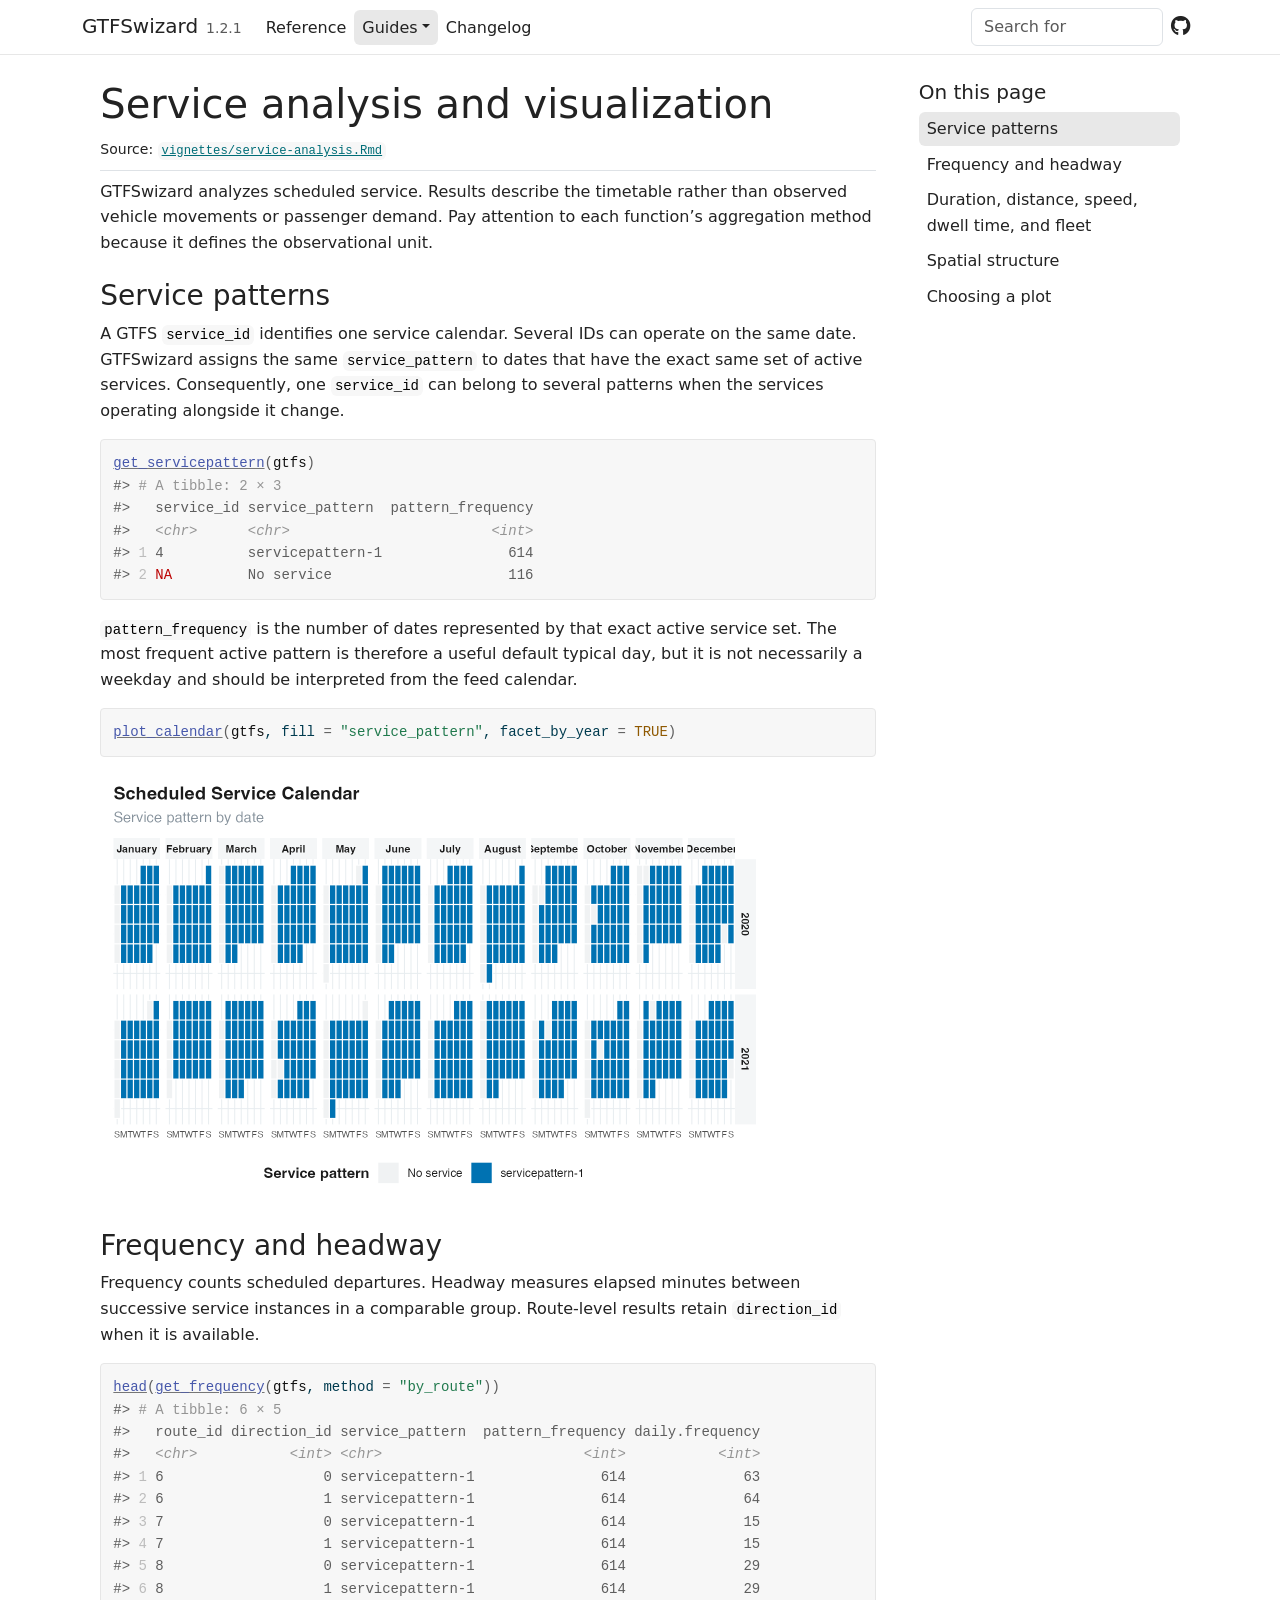
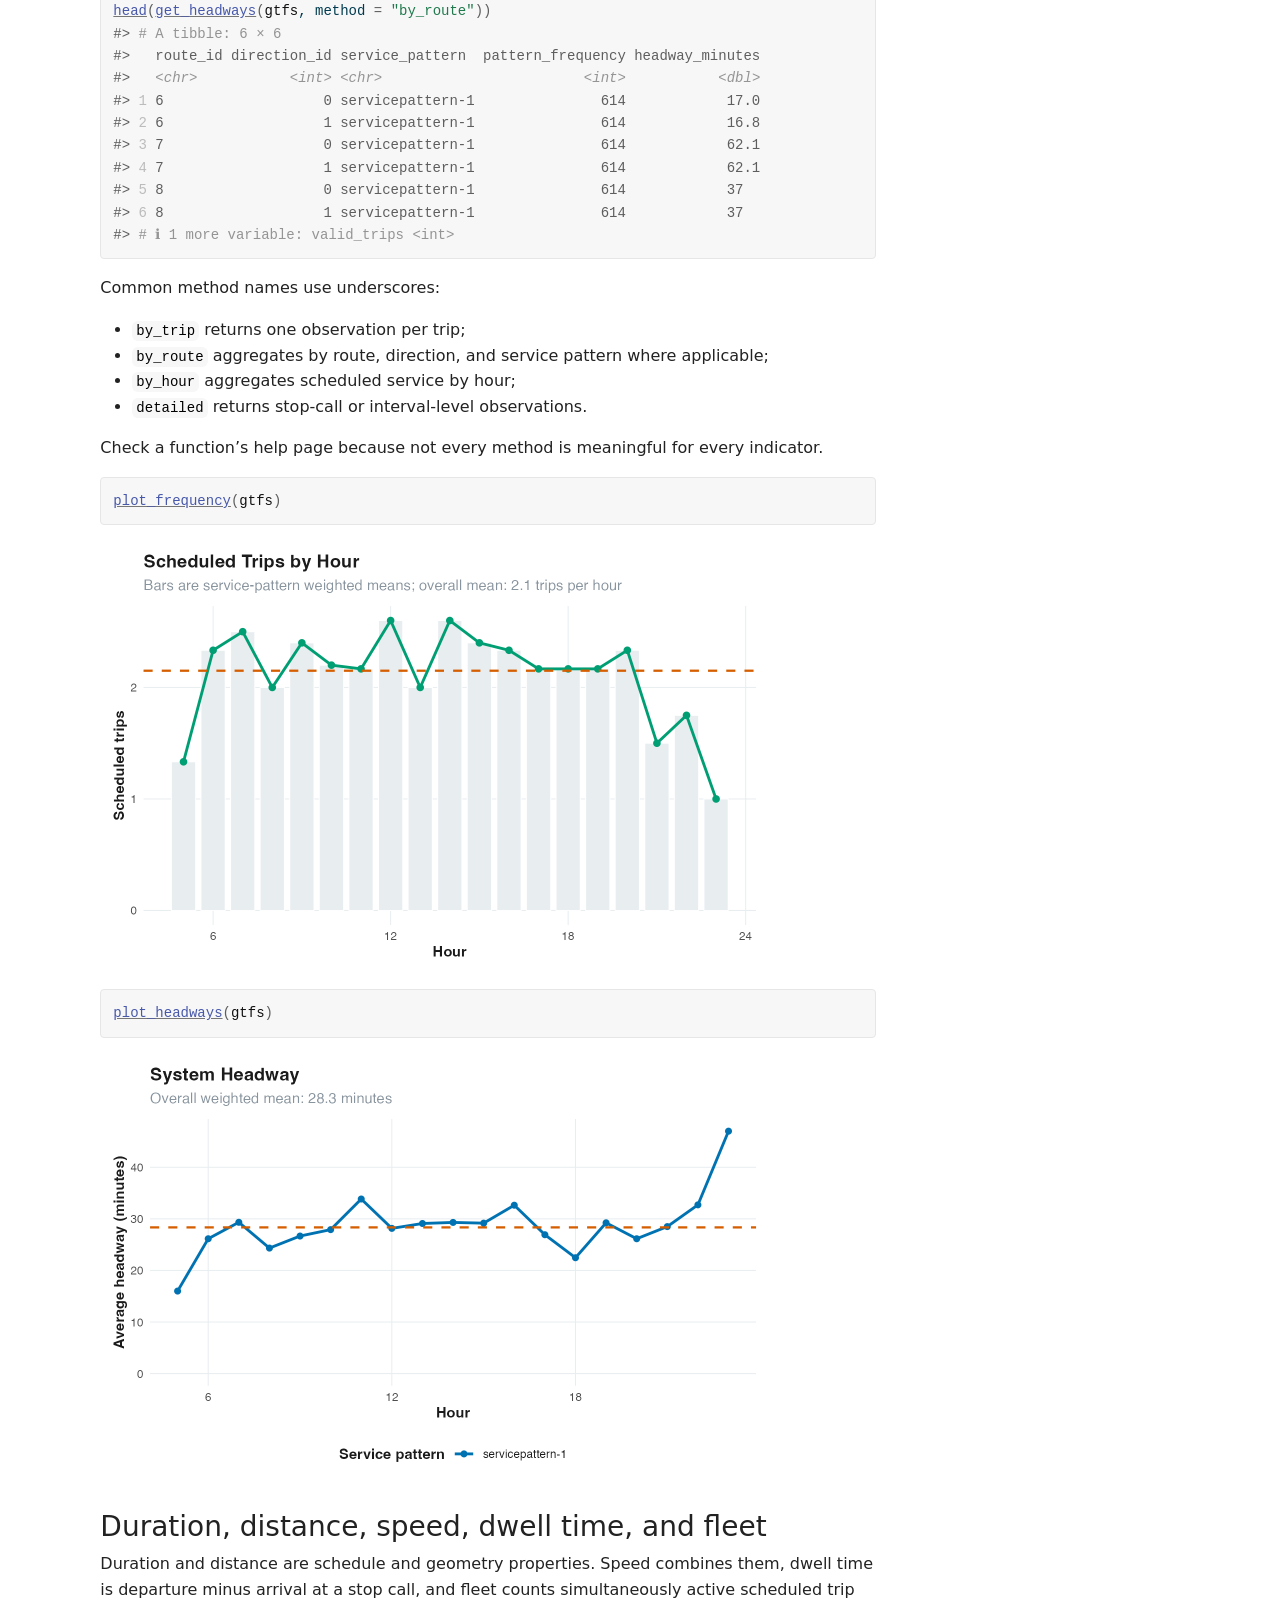
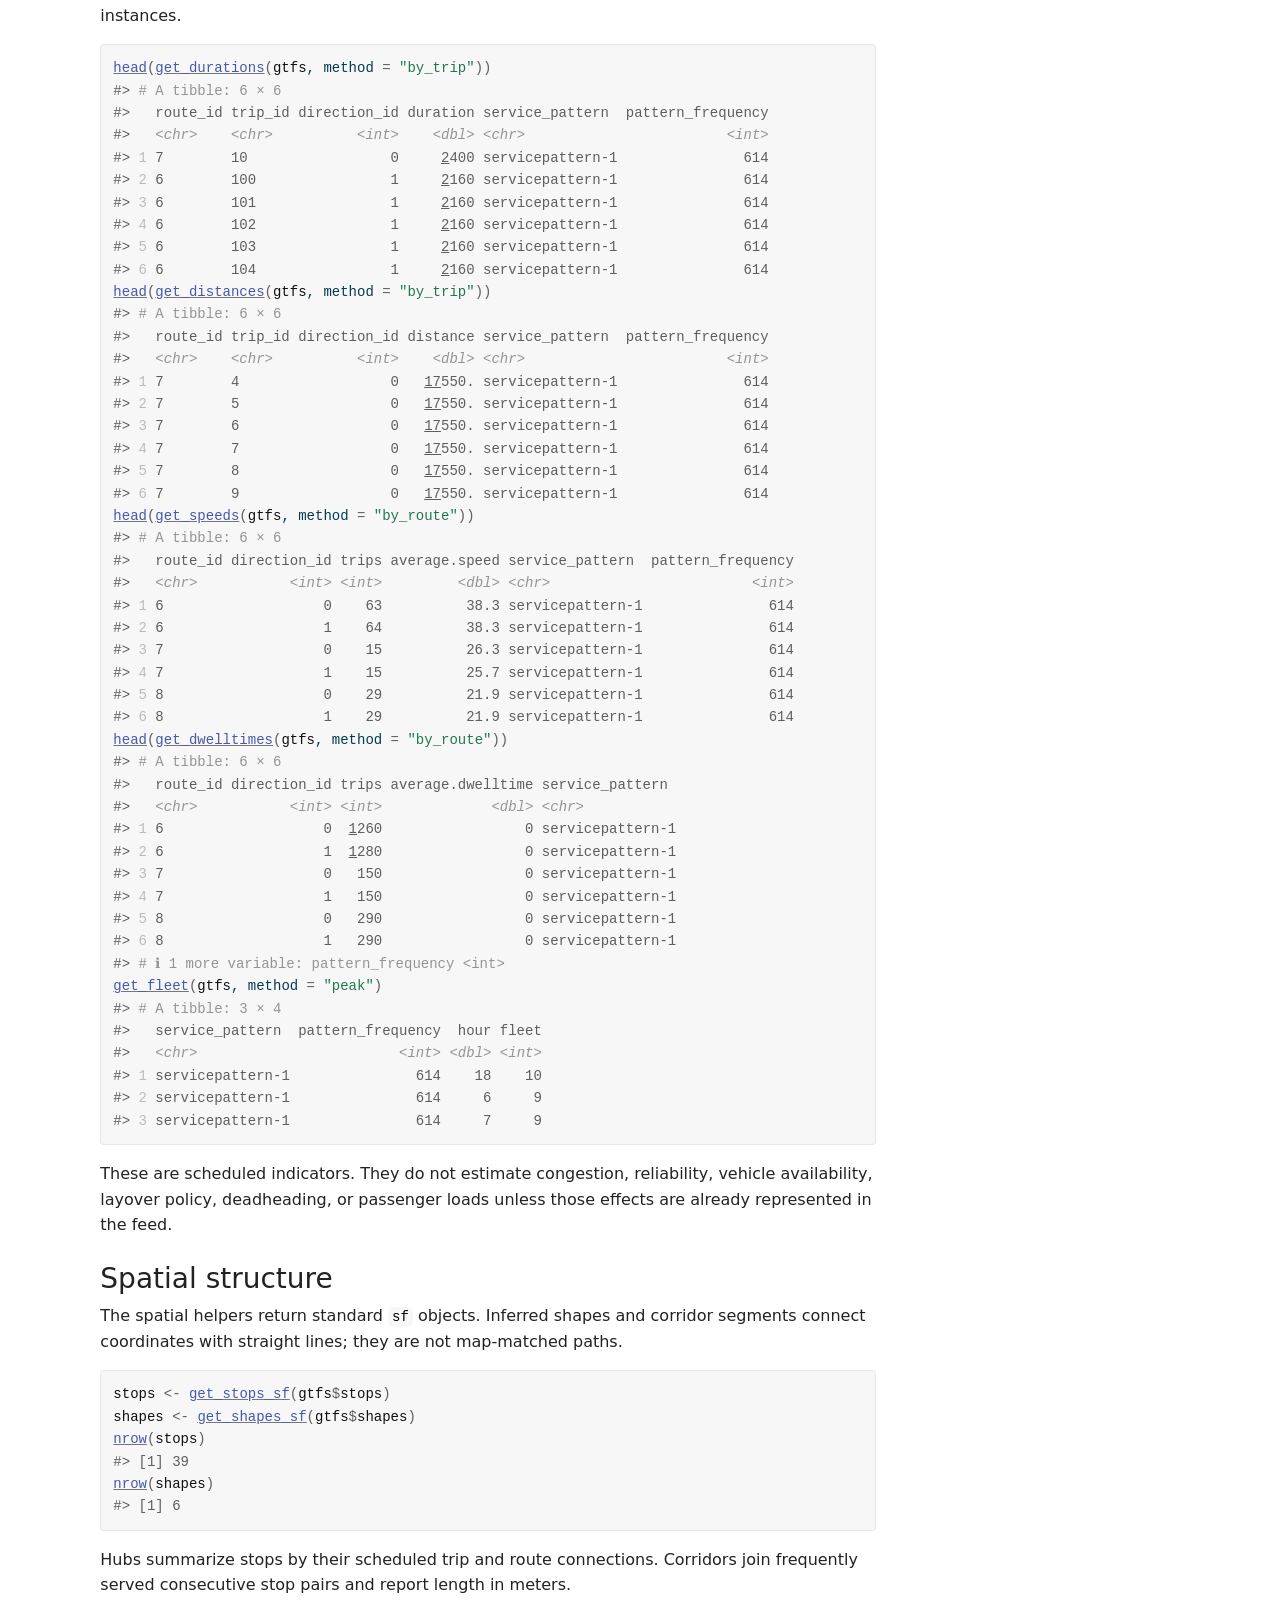
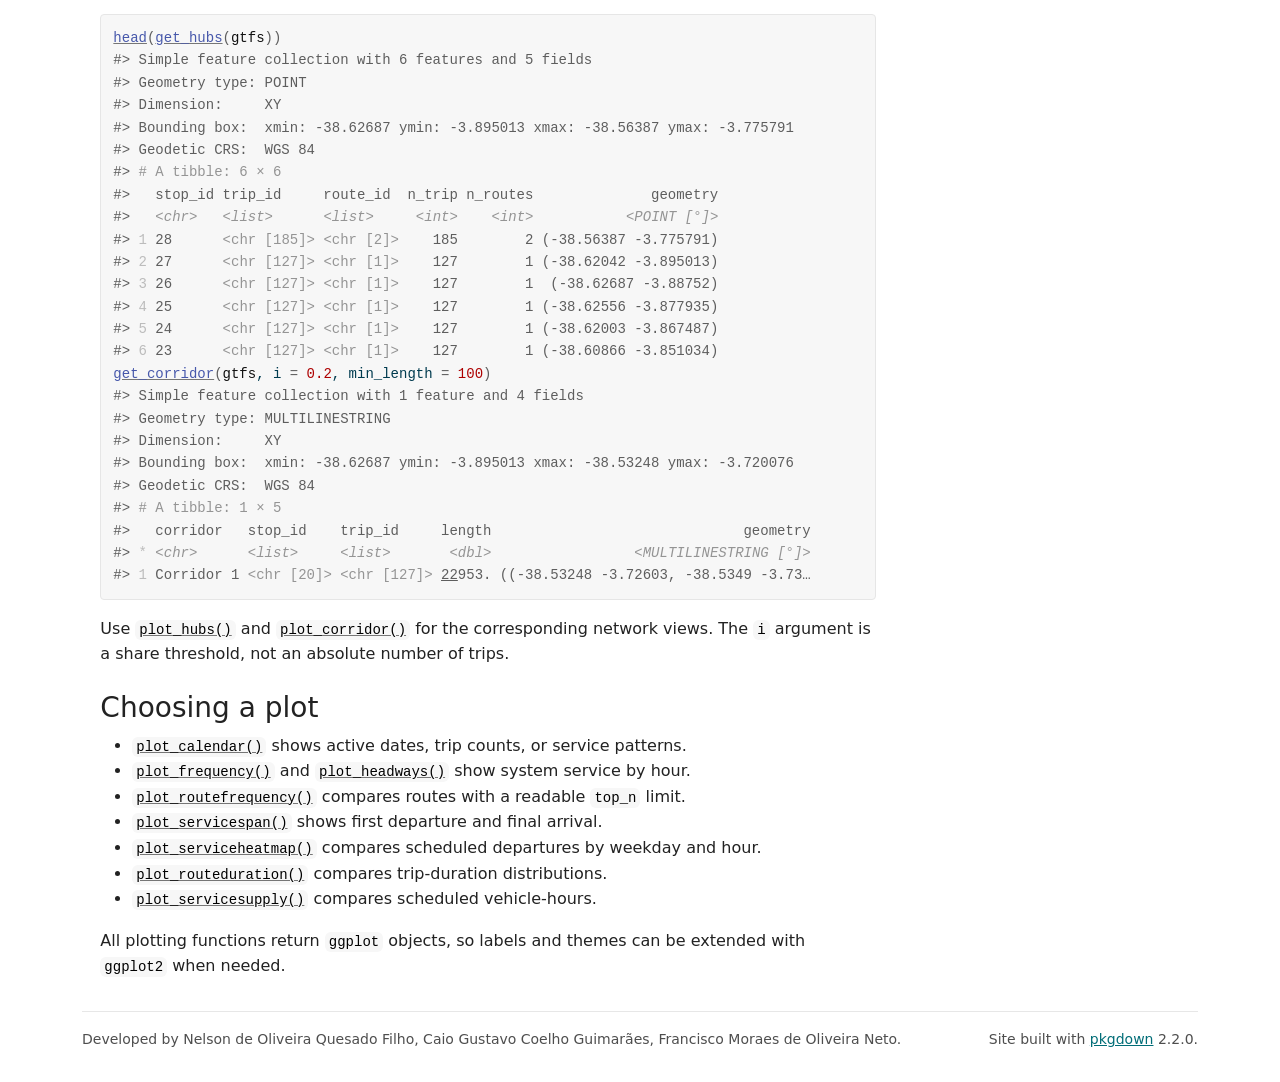
<file: docs/articles/service-analysis.html>
<!DOCTYPE html>
<!-- Generated by pkgdown: do not edit by hand --><html lang="en">
<head>
<meta http-equiv="Content-Type" content="text/html; charset=UTF-8">
<meta charset="utf-8">
<meta http-equiv="X-UA-Compatible" content="IE=edge">
<meta name="viewport" content="width=device-width, initial-scale=1, shrink-to-fit=no">
<title>Service analysis and visualization • GTFSwizard</title>
<script src="../deps/jquery-3.6.0/jquery-3.6.0.min.js"></script><meta name="viewport" content="width=device-width, initial-scale=1, shrink-to-fit=no">
<link href="../deps/bootstrap-5.3.8/bootstrap.min.css" rel="stylesheet">
<script src="../deps/bootstrap-5.3.8/bootstrap.bundle.min.js"></script><link href="../deps/font-awesome-6.5.2/css/all.min.css" rel="stylesheet">
<link href="../deps/font-awesome-6.5.2/css/v4-shims.min.css" rel="stylesheet">
<script src="../deps/headroom-0.11.0/headroom.min.js"></script><script src="../deps/headroom-0.11.0/jQuery.headroom.min.js"></script><script src="../deps/bootstrap-toc-1.0.1/bootstrap-toc.min.js"></script><script src="../deps/clipboard.js-2.0.11/clipboard.min.js"></script><script src="../deps/search-1.0.0/autocomplete.jquery.min.js"></script><script src="../deps/search-1.0.0/fuse.min.js"></script><script src="../deps/search-1.0.0/mark.min.js"></script><!-- pkgdown --><script src="../pkgdown.js"></script><link href="../extra.css" rel="stylesheet">
<meta property="og:title" content="Service analysis and visualization">
</head>
<body>
    <a href="#main" class="visually-hidden-focusable">Skip to contents</a>


    <nav class="navbar navbar-expand-lg fixed-top bg-light" data-bs-theme="light" aria-label="Site navigation"><div class="container">

    <a class="navbar-brand me-2" href="../index.html">GTFSwizard</a>

    <small class="nav-text text-muted me-auto" data-bs-toggle="tooltip" data-bs-placement="bottom" title="">1.2.1</small>


    <button class="navbar-toggler" type="button" data-bs-toggle="collapse" data-bs-target="#navbar" aria-controls="navbar" aria-expanded="false" aria-label="Toggle navigation">
      <span class="navbar-toggler-icon"></span>
    </button>

    <div id="navbar" class="collapse navbar-collapse ms-3">
      <ul class="navbar-nav me-auto">
<li class="nav-item"><a class="nav-link" href="../reference/index.html">Reference</a></li>
<li class="active nav-item dropdown">
  <button class="nav-link dropdown-toggle" type="button" id="dropdown-guides" data-bs-toggle="dropdown" aria-expanded="false" aria-haspopup="true">Guides</button>
  <ul class="dropdown-menu" aria-labelledby="dropdown-guides">
<li><h6 class="dropdown-header" data-toc-skip>Start here</h6></li>
    <li><a class="dropdown-item" href="../articles/getting-started.html">Getting started</a></li>
    <li><a class="dropdown-item" href="../articles/validation.html">Validating a feed</a></li>
    <li><h6 class="dropdown-header" data-toc-skip>Analyze and visualize</h6></li>
    <li><a class="dropdown-item" href="../articles/service-analysis.html">Service analysis</a></li>
    <li><h6 class="dropdown-header" data-toc-skip>Modify and explore</h6></li>
    <li><a class="dropdown-item" href="../articles/filtering-editing.html">Filtering and editing</a></li>
    <li><a class="dropdown-item" href="../articles/explore-dashboard.html">Interactive dashboard</a></li>
  </ul>
</li>
<li class="nav-item"><a class="nav-link" href="../news/index.html">Changelog</a></li>
      </ul>
<ul class="navbar-nav">
<li class="nav-item"><form class="form-inline" role="search">
 <input class="form-control" type="search" name="search-input" id="search-input" autocomplete="off" aria-label="Search site" placeholder="Search for" data-search-index="../search.json">
</form></li>
<li class="nav-item"><a class="external-link nav-link" href="https://github.com/nelsonquesado/GTFSwizard/" aria-label="GitHub"><span class="fa fab fa-github fa-lg"></span></a></li>
      </ul>
</div>


  </div>
</nav><div class="container template-article">




<div class="row">
  <main id="main" class="col-md-9"><div class="page-header">

      <h1>Service analysis and visualization</h1>
            
      
      <small class="dont-index">Source: <a href="https://github.com/nelsonquesado/GTFSwizard/blob/HEAD/vignettes/service-analysis.Rmd" class="external-link"><code>vignettes/service-analysis.Rmd</code></a></small>
      <div class="d-none name"><code>service-analysis.Rmd</code></div>
    </div>

    
    
<p>GTFSwizard analyzes scheduled service. Results describe the timetable
rather than observed vehicle movements or passenger demand. Pay
attention to each function’s aggregation method because it defines the
observational unit.</p>
<div class="section level2">
<h2 id="service-patterns">Service patterns<a class="anchor" aria-label="anchor" href="#service-patterns"></a>
</h2>
<p>A GTFS <code>service_id</code> identifies one service calendar.
Several IDs can operate on the same date. GTFSwizard assigns the same
<code>service_pattern</code> to dates that have the exact same set of
active services. Consequently, one <code>service_id</code> can belong to
several patterns when the services operating alongside it change.</p>
<div class="sourceCode" id="cb1"><pre class="downlit sourceCode r">
<code class="sourceCode R"><span><span class="fu"><a href="../reference/get_servicepattern.html">get_servicepattern</a></span><span class="op">(</span><span class="va">gtfs</span><span class="op">)</span></span>
<span><span class="co">#&gt; <span style="color: #949494;"># A tibble: 2 × 3</span></span></span>
<span><span class="co">#&gt;   service_id service_pattern  pattern_frequency</span></span>
<span><span class="co">#&gt;   <span style="color: #949494; font-style: italic;">&lt;chr&gt;</span>      <span style="color: #949494; font-style: italic;">&lt;chr&gt;</span>                        <span style="color: #949494; font-style: italic;">&lt;int&gt;</span></span></span>
<span><span class="co">#&gt; <span style="color: #BCBCBC;">1</span> 4          servicepattern-1               614</span></span>
<span><span class="co">#&gt; <span style="color: #BCBCBC;">2</span> <span style="color: #BB0000;">NA</span>         No service                     116</span></span></code></pre></div>
<p><code>pattern_frequency</code> is the number of dates represented by
that exact active service set. The most frequent active pattern is
therefore a useful default typical day, but it is not necessarily a
weekday and should be interpreted from the feed calendar.</p>
<div class="sourceCode" id="cb2"><pre class="downlit sourceCode r">
<code class="sourceCode R"><span><span class="fu"><a href="../reference/plot_calendar.html">plot_calendar</a></span><span class="op">(</span><span class="va">gtfs</span>, fill <span class="op">=</span> <span class="st">"service_pattern"</span>, facet_by_year <span class="op">=</span> <span class="cn">TRUE</span><span class="op">)</span></span></code></pre></div>
<p><img src="service-analysis_files/figure-html/unnamed-chunk-2-1.png" class="r-plt" alt="" width="672"></p>
</div>
<div class="section level2">
<h2 id="frequency-and-headway">Frequency and headway<a class="anchor" aria-label="anchor" href="#frequency-and-headway"></a>
</h2>
<p>Frequency counts scheduled departures. Headway measures elapsed
minutes between successive service instances in a comparable group.
Route-level results retain <code>direction_id</code> when it is
available.</p>
<div class="sourceCode" id="cb3"><pre class="downlit sourceCode r">
<code class="sourceCode R"><span><span class="fu"><a href="https://rdrr.io/r/utils/head.html" class="external-link">head</a></span><span class="op">(</span><span class="fu"><a href="../reference/get_frequency.html">get_frequency</a></span><span class="op">(</span><span class="va">gtfs</span>, method <span class="op">=</span> <span class="st">"by_route"</span><span class="op">)</span><span class="op">)</span></span>
<span><span class="co">#&gt; <span style="color: #949494;"># A tibble: 6 × 5</span></span></span>
<span><span class="co">#&gt;   route_id direction_id service_pattern  pattern_frequency daily.frequency</span></span>
<span><span class="co">#&gt;   <span style="color: #949494; font-style: italic;">&lt;chr&gt;</span>           <span style="color: #949494; font-style: italic;">&lt;int&gt;</span> <span style="color: #949494; font-style: italic;">&lt;chr&gt;</span>                        <span style="color: #949494; font-style: italic;">&lt;int&gt;</span>           <span style="color: #949494; font-style: italic;">&lt;int&gt;</span></span></span>
<span><span class="co">#&gt; <span style="color: #BCBCBC;">1</span> 6                   0 servicepattern-1               614              63</span></span>
<span><span class="co">#&gt; <span style="color: #BCBCBC;">2</span> 6                   1 servicepattern-1               614              64</span></span>
<span><span class="co">#&gt; <span style="color: #BCBCBC;">3</span> 7                   0 servicepattern-1               614              15</span></span>
<span><span class="co">#&gt; <span style="color: #BCBCBC;">4</span> 7                   1 servicepattern-1               614              15</span></span>
<span><span class="co">#&gt; <span style="color: #BCBCBC;">5</span> 8                   0 servicepattern-1               614              29</span></span>
<span><span class="co">#&gt; <span style="color: #BCBCBC;">6</span> 8                   1 servicepattern-1               614              29</span></span>
<span><span class="fu"><a href="https://rdrr.io/r/utils/head.html" class="external-link">head</a></span><span class="op">(</span><span class="fu"><a href="../reference/get_headways.html">get_headways</a></span><span class="op">(</span><span class="va">gtfs</span>, method <span class="op">=</span> <span class="st">"by_route"</span><span class="op">)</span><span class="op">)</span></span>
<span><span class="co">#&gt; <span style="color: #949494;"># A tibble: 6 × 6</span></span></span>
<span><span class="co">#&gt;   route_id direction_id service_pattern  pattern_frequency headway_minutes</span></span>
<span><span class="co">#&gt;   <span style="color: #949494; font-style: italic;">&lt;chr&gt;</span>           <span style="color: #949494; font-style: italic;">&lt;int&gt;</span> <span style="color: #949494; font-style: italic;">&lt;chr&gt;</span>                        <span style="color: #949494; font-style: italic;">&lt;int&gt;</span>           <span style="color: #949494; font-style: italic;">&lt;dbl&gt;</span></span></span>
<span><span class="co">#&gt; <span style="color: #BCBCBC;">1</span> 6                   0 servicepattern-1               614            17.0</span></span>
<span><span class="co">#&gt; <span style="color: #BCBCBC;">2</span> 6                   1 servicepattern-1               614            16.8</span></span>
<span><span class="co">#&gt; <span style="color: #BCBCBC;">3</span> 7                   0 servicepattern-1               614            62.1</span></span>
<span><span class="co">#&gt; <span style="color: #BCBCBC;">4</span> 7                   1 servicepattern-1               614            62.1</span></span>
<span><span class="co">#&gt; <span style="color: #BCBCBC;">5</span> 8                   0 servicepattern-1               614            37  </span></span>
<span><span class="co">#&gt; <span style="color: #BCBCBC;">6</span> 8                   1 servicepattern-1               614            37  </span></span>
<span><span class="co">#&gt; <span style="color: #949494;"># ℹ 1 more variable: valid_trips &lt;int&gt;</span></span></span></code></pre></div>
<p>Common method names use underscores:</p>
<ul>
<li>
<code>by_trip</code> returns one observation per trip;</li>
<li>
<code>by_route</code> aggregates by route, direction, and service
pattern where applicable;</li>
<li>
<code>by_hour</code> aggregates scheduled service by hour;</li>
<li>
<code>detailed</code> returns stop-call or interval-level
observations.</li>
</ul>
<p>Check a function’s help page because not every method is meaningful
for every indicator.</p>
<div class="sourceCode" id="cb4"><pre class="downlit sourceCode r">
<code class="sourceCode R"><span><span class="fu"><a href="../reference/plot_frequency.html">plot_frequency</a></span><span class="op">(</span><span class="va">gtfs</span><span class="op">)</span></span></code></pre></div>
<p><img src="service-analysis_files/figure-html/unnamed-chunk-4-1.png" class="r-plt" alt="" width="672"></p>
<div class="sourceCode" id="cb5"><pre class="downlit sourceCode r">
<code class="sourceCode R"><span><span class="fu"><a href="../reference/plot_headways.html">plot_headways</a></span><span class="op">(</span><span class="va">gtfs</span><span class="op">)</span></span></code></pre></div>
<p><img src="service-analysis_files/figure-html/unnamed-chunk-4-2.png" class="r-plt" alt="" width="672"></p>
</div>
<div class="section level2">
<h2 id="duration-distance-speed-dwell-time-and-fleet">Duration, distance, speed, dwell time, and fleet<a class="anchor" aria-label="anchor" href="#duration-distance-speed-dwell-time-and-fleet"></a>
</h2>
<p>Duration and distance are schedule and geometry properties. Speed
combines them, dwell time is departure minus arrival at a stop call, and
fleet counts simultaneously active scheduled trip instances.</p>
<div class="sourceCode" id="cb6"><pre class="downlit sourceCode r">
<code class="sourceCode R"><span><span class="fu"><a href="https://rdrr.io/r/utils/head.html" class="external-link">head</a></span><span class="op">(</span><span class="fu"><a href="../reference/get_durations.html">get_durations</a></span><span class="op">(</span><span class="va">gtfs</span>, method <span class="op">=</span> <span class="st">"by_trip"</span><span class="op">)</span><span class="op">)</span></span>
<span><span class="co">#&gt; <span style="color: #949494;"># A tibble: 6 × 6</span></span></span>
<span><span class="co">#&gt;   route_id trip_id direction_id duration service_pattern  pattern_frequency</span></span>
<span><span class="co">#&gt;   <span style="color: #949494; font-style: italic;">&lt;chr&gt;</span>    <span style="color: #949494; font-style: italic;">&lt;chr&gt;</span>          <span style="color: #949494; font-style: italic;">&lt;int&gt;</span>    <span style="color: #949494; font-style: italic;">&lt;dbl&gt;</span> <span style="color: #949494; font-style: italic;">&lt;chr&gt;</span>                        <span style="color: #949494; font-style: italic;">&lt;int&gt;</span></span></span>
<span><span class="co">#&gt; <span style="color: #BCBCBC;">1</span> 7        10                 0     <span style="text-decoration: underline;">2</span>400 servicepattern-1               614</span></span>
<span><span class="co">#&gt; <span style="color: #BCBCBC;">2</span> 6        100                1     <span style="text-decoration: underline;">2</span>160 servicepattern-1               614</span></span>
<span><span class="co">#&gt; <span style="color: #BCBCBC;">3</span> 6        101                1     <span style="text-decoration: underline;">2</span>160 servicepattern-1               614</span></span>
<span><span class="co">#&gt; <span style="color: #BCBCBC;">4</span> 6        102                1     <span style="text-decoration: underline;">2</span>160 servicepattern-1               614</span></span>
<span><span class="co">#&gt; <span style="color: #BCBCBC;">5</span> 6        103                1     <span style="text-decoration: underline;">2</span>160 servicepattern-1               614</span></span>
<span><span class="co">#&gt; <span style="color: #BCBCBC;">6</span> 6        104                1     <span style="text-decoration: underline;">2</span>160 servicepattern-1               614</span></span>
<span><span class="fu"><a href="https://rdrr.io/r/utils/head.html" class="external-link">head</a></span><span class="op">(</span><span class="fu"><a href="../reference/get_distances.html">get_distances</a></span><span class="op">(</span><span class="va">gtfs</span>, method <span class="op">=</span> <span class="st">"by_trip"</span><span class="op">)</span><span class="op">)</span></span>
<span><span class="co">#&gt; <span style="color: #949494;"># A tibble: 6 × 6</span></span></span>
<span><span class="co">#&gt;   route_id trip_id direction_id distance service_pattern  pattern_frequency</span></span>
<span><span class="co">#&gt;   <span style="color: #949494; font-style: italic;">&lt;chr&gt;</span>    <span style="color: #949494; font-style: italic;">&lt;chr&gt;</span>          <span style="color: #949494; font-style: italic;">&lt;int&gt;</span>    <span style="color: #949494; font-style: italic;">&lt;dbl&gt;</span> <span style="color: #949494; font-style: italic;">&lt;chr&gt;</span>                        <span style="color: #949494; font-style: italic;">&lt;int&gt;</span></span></span>
<span><span class="co">#&gt; <span style="color: #BCBCBC;">1</span> 7        4                  0   <span style="text-decoration: underline;">17</span>550. servicepattern-1               614</span></span>
<span><span class="co">#&gt; <span style="color: #BCBCBC;">2</span> 7        5                  0   <span style="text-decoration: underline;">17</span>550. servicepattern-1               614</span></span>
<span><span class="co">#&gt; <span style="color: #BCBCBC;">3</span> 7        6                  0   <span style="text-decoration: underline;">17</span>550. servicepattern-1               614</span></span>
<span><span class="co">#&gt; <span style="color: #BCBCBC;">4</span> 7        7                  0   <span style="text-decoration: underline;">17</span>550. servicepattern-1               614</span></span>
<span><span class="co">#&gt; <span style="color: #BCBCBC;">5</span> 7        8                  0   <span style="text-decoration: underline;">17</span>550. servicepattern-1               614</span></span>
<span><span class="co">#&gt; <span style="color: #BCBCBC;">6</span> 7        9                  0   <span style="text-decoration: underline;">17</span>550. servicepattern-1               614</span></span>
<span><span class="fu"><a href="https://rdrr.io/r/utils/head.html" class="external-link">head</a></span><span class="op">(</span><span class="fu"><a href="../reference/get_speeds.html">get_speeds</a></span><span class="op">(</span><span class="va">gtfs</span>, method <span class="op">=</span> <span class="st">"by_route"</span><span class="op">)</span><span class="op">)</span></span>
<span><span class="co">#&gt; <span style="color: #949494;"># A tibble: 6 × 6</span></span></span>
<span><span class="co">#&gt;   route_id direction_id trips average.speed service_pattern  pattern_frequency</span></span>
<span><span class="co">#&gt;   <span style="color: #949494; font-style: italic;">&lt;chr&gt;</span>           <span style="color: #949494; font-style: italic;">&lt;int&gt;</span> <span style="color: #949494; font-style: italic;">&lt;int&gt;</span>         <span style="color: #949494; font-style: italic;">&lt;dbl&gt;</span> <span style="color: #949494; font-style: italic;">&lt;chr&gt;</span>                        <span style="color: #949494; font-style: italic;">&lt;int&gt;</span></span></span>
<span><span class="co">#&gt; <span style="color: #BCBCBC;">1</span> 6                   0    63          38.3 servicepattern-1               614</span></span>
<span><span class="co">#&gt; <span style="color: #BCBCBC;">2</span> 6                   1    64          38.3 servicepattern-1               614</span></span>
<span><span class="co">#&gt; <span style="color: #BCBCBC;">3</span> 7                   0    15          26.3 servicepattern-1               614</span></span>
<span><span class="co">#&gt; <span style="color: #BCBCBC;">4</span> 7                   1    15          25.7 servicepattern-1               614</span></span>
<span><span class="co">#&gt; <span style="color: #BCBCBC;">5</span> 8                   0    29          21.9 servicepattern-1               614</span></span>
<span><span class="co">#&gt; <span style="color: #BCBCBC;">6</span> 8                   1    29          21.9 servicepattern-1               614</span></span>
<span><span class="fu"><a href="https://rdrr.io/r/utils/head.html" class="external-link">head</a></span><span class="op">(</span><span class="fu"><a href="../reference/get_dwelltimes.html">get_dwelltimes</a></span><span class="op">(</span><span class="va">gtfs</span>, method <span class="op">=</span> <span class="st">"by_route"</span><span class="op">)</span><span class="op">)</span></span>
<span><span class="co">#&gt; <span style="color: #949494;"># A tibble: 6 × 6</span></span></span>
<span><span class="co">#&gt;   route_id direction_id trips average.dwelltime service_pattern </span></span>
<span><span class="co">#&gt;   <span style="color: #949494; font-style: italic;">&lt;chr&gt;</span>           <span style="color: #949494; font-style: italic;">&lt;int&gt;</span> <span style="color: #949494; font-style: italic;">&lt;int&gt;</span>             <span style="color: #949494; font-style: italic;">&lt;dbl&gt;</span> <span style="color: #949494; font-style: italic;">&lt;chr&gt;</span>           </span></span>
<span><span class="co">#&gt; <span style="color: #BCBCBC;">1</span> 6                   0  <span style="text-decoration: underline;">1</span>260                 0 servicepattern-1</span></span>
<span><span class="co">#&gt; <span style="color: #BCBCBC;">2</span> 6                   1  <span style="text-decoration: underline;">1</span>280                 0 servicepattern-1</span></span>
<span><span class="co">#&gt; <span style="color: #BCBCBC;">3</span> 7                   0   150                 0 servicepattern-1</span></span>
<span><span class="co">#&gt; <span style="color: #BCBCBC;">4</span> 7                   1   150                 0 servicepattern-1</span></span>
<span><span class="co">#&gt; <span style="color: #BCBCBC;">5</span> 8                   0   290                 0 servicepattern-1</span></span>
<span><span class="co">#&gt; <span style="color: #BCBCBC;">6</span> 8                   1   290                 0 servicepattern-1</span></span>
<span><span class="co">#&gt; <span style="color: #949494;"># ℹ 1 more variable: pattern_frequency &lt;int&gt;</span></span></span>
<span><span class="fu"><a href="../reference/get_fleet.html">get_fleet</a></span><span class="op">(</span><span class="va">gtfs</span>, method <span class="op">=</span> <span class="st">"peak"</span><span class="op">)</span></span>
<span><span class="co">#&gt; <span style="color: #949494;"># A tibble: 3 × 4</span></span></span>
<span><span class="co">#&gt;   service_pattern  pattern_frequency  hour fleet</span></span>
<span><span class="co">#&gt;   <span style="color: #949494; font-style: italic;">&lt;chr&gt;</span>                        <span style="color: #949494; font-style: italic;">&lt;int&gt;</span> <span style="color: #949494; font-style: italic;">&lt;dbl&gt;</span> <span style="color: #949494; font-style: italic;">&lt;int&gt;</span></span></span>
<span><span class="co">#&gt; <span style="color: #BCBCBC;">1</span> servicepattern-1               614    18    10</span></span>
<span><span class="co">#&gt; <span style="color: #BCBCBC;">2</span> servicepattern-1               614     6     9</span></span>
<span><span class="co">#&gt; <span style="color: #BCBCBC;">3</span> servicepattern-1               614     7     9</span></span></code></pre></div>
<p>These are scheduled indicators. They do not estimate congestion,
reliability, vehicle availability, layover policy, deadheading, or
passenger loads unless those effects are already represented in the
feed.</p>
</div>
<div class="section level2">
<h2 id="spatial-structure">Spatial structure<a class="anchor" aria-label="anchor" href="#spatial-structure"></a>
</h2>
<p>The spatial helpers return standard <code>sf</code> objects. Inferred
shapes and corridor segments connect coordinates with straight lines;
they are not map-matched paths.</p>
<div class="sourceCode" id="cb7"><pre class="downlit sourceCode r">
<code class="sourceCode R"><span><span class="va">stops</span> <span class="op">&lt;-</span> <span class="fu"><a href="../reference/get_stops_sf.html">get_stops_sf</a></span><span class="op">(</span><span class="va">gtfs</span><span class="op">$</span><span class="va">stops</span><span class="op">)</span></span>
<span><span class="va">shapes</span> <span class="op">&lt;-</span> <span class="fu"><a href="../reference/get_shapes_sf.html">get_shapes_sf</a></span><span class="op">(</span><span class="va">gtfs</span><span class="op">$</span><span class="va">shapes</span><span class="op">)</span></span>
<span><span class="fu"><a href="https://rdrr.io/r/base/nrow.html" class="external-link">nrow</a></span><span class="op">(</span><span class="va">stops</span><span class="op">)</span></span>
<span><span class="co">#&gt; [1] 39</span></span>
<span><span class="fu"><a href="https://rdrr.io/r/base/nrow.html" class="external-link">nrow</a></span><span class="op">(</span><span class="va">shapes</span><span class="op">)</span></span>
<span><span class="co">#&gt; [1] 6</span></span></code></pre></div>
<p>Hubs summarize stops by their scheduled trip and route connections.
Corridors join frequently served consecutive stop pairs and report
length in meters.</p>
<div class="sourceCode" id="cb8"><pre class="downlit sourceCode r">
<code class="sourceCode R"><span><span class="fu"><a href="https://rdrr.io/r/utils/head.html" class="external-link">head</a></span><span class="op">(</span><span class="fu"><a href="../reference/get_hubs.html">get_hubs</a></span><span class="op">(</span><span class="va">gtfs</span><span class="op">)</span><span class="op">)</span></span>
<span><span class="co">#&gt; Simple feature collection with 6 features and 5 fields</span></span>
<span><span class="co">#&gt; Geometry type: POINT</span></span>
<span><span class="co">#&gt; Dimension:     XY</span></span>
<span><span class="co">#&gt; Bounding box:  xmin: -38.62687 ymin: -3.895013 xmax: -38.56387 ymax: -3.775791</span></span>
<span><span class="co">#&gt; Geodetic CRS:  WGS 84</span></span>
<span><span class="co">#&gt; <span style="color: #949494;"># A tibble: 6 × 6</span></span></span>
<span><span class="co">#&gt;   stop_id trip_id     route_id  n_trip n_routes              geometry</span></span>
<span><span class="co">#&gt;   <span style="color: #949494; font-style: italic;">&lt;chr&gt;</span>   <span style="color: #949494; font-style: italic;">&lt;list&gt;</span>      <span style="color: #949494; font-style: italic;">&lt;list&gt;</span>     <span style="color: #949494; font-style: italic;">&lt;int&gt;</span>    <span style="color: #949494; font-style: italic;">&lt;int&gt;</span>           <span style="color: #949494; font-style: italic;">&lt;POINT [°]&gt;</span></span></span>
<span><span class="co">#&gt; <span style="color: #BCBCBC;">1</span> 28      <span style="color: #949494;">&lt;chr [185]&gt;</span> <span style="color: #949494;">&lt;chr [2]&gt;</span>    185        2 (-38.56387 -3.775791)</span></span>
<span><span class="co">#&gt; <span style="color: #BCBCBC;">2</span> 27      <span style="color: #949494;">&lt;chr [127]&gt;</span> <span style="color: #949494;">&lt;chr [1]&gt;</span>    127        1 (-38.62042 -3.895013)</span></span>
<span><span class="co">#&gt; <span style="color: #BCBCBC;">3</span> 26      <span style="color: #949494;">&lt;chr [127]&gt;</span> <span style="color: #949494;">&lt;chr [1]&gt;</span>    127        1  (-38.62687 -3.88752)</span></span>
<span><span class="co">#&gt; <span style="color: #BCBCBC;">4</span> 25      <span style="color: #949494;">&lt;chr [127]&gt;</span> <span style="color: #949494;">&lt;chr [1]&gt;</span>    127        1 (-38.62556 -3.877935)</span></span>
<span><span class="co">#&gt; <span style="color: #BCBCBC;">5</span> 24      <span style="color: #949494;">&lt;chr [127]&gt;</span> <span style="color: #949494;">&lt;chr [1]&gt;</span>    127        1 (-38.62003 -3.867487)</span></span>
<span><span class="co">#&gt; <span style="color: #BCBCBC;">6</span> 23      <span style="color: #949494;">&lt;chr [127]&gt;</span> <span style="color: #949494;">&lt;chr [1]&gt;</span>    127        1 (-38.60866 -3.851034)</span></span>
<span><span class="fu"><a href="../reference/get_corridor.html">get_corridor</a></span><span class="op">(</span><span class="va">gtfs</span>, i <span class="op">=</span> <span class="fl">0.2</span>, min_length <span class="op">=</span> <span class="fl">100</span><span class="op">)</span></span>
<span><span class="co">#&gt; Simple feature collection with 1 feature and 4 fields</span></span>
<span><span class="co">#&gt; Geometry type: MULTILINESTRING</span></span>
<span><span class="co">#&gt; Dimension:     XY</span></span>
<span><span class="co">#&gt; Bounding box:  xmin: -38.62687 ymin: -3.895013 xmax: -38.53248 ymax: -3.720076</span></span>
<span><span class="co">#&gt; Geodetic CRS:  WGS 84</span></span>
<span><span class="co">#&gt; <span style="color: #949494;"># A tibble: 1 × 5</span></span></span>
<span><span class="co">#&gt;   corridor   stop_id    trip_id     length                              geometry</span></span>
<span><span class="co">#&gt; <span style="color: #BCBCBC;">*</span> <span style="color: #949494; font-style: italic;">&lt;chr&gt;</span>      <span style="color: #949494; font-style: italic;">&lt;list&gt;</span>     <span style="color: #949494; font-style: italic;">&lt;list&gt;</span>       <span style="color: #949494; font-style: italic;">&lt;dbl&gt;</span>                 <span style="color: #949494; font-style: italic;">&lt;MULTILINESTRING [°]&gt;</span></span></span>
<span><span class="co">#&gt; <span style="color: #BCBCBC;">1</span> Corridor 1 <span style="color: #949494;">&lt;chr [20]&gt;</span> <span style="color: #949494;">&lt;chr [127]&gt;</span> <span style="text-decoration: underline;">22</span>953. ((-38.53248 -3.72603, -38.5349 -3.73…</span></span></code></pre></div>
<p>Use <code><a href="../reference/plot_hubs.html">plot_hubs()</a></code> and <code><a href="../reference/plot_corridor.html">plot_corridor()</a></code> for the
corresponding network views. The <code>i</code> argument is a share
threshold, not an absolute number of trips.</p>
</div>
<div class="section level2">
<h2 id="choosing-a-plot">Choosing a plot<a class="anchor" aria-label="anchor" href="#choosing-a-plot"></a>
</h2>
<ul>
<li>
<code><a href="../reference/plot_calendar.html">plot_calendar()</a></code> shows active dates, trip counts, or
service patterns.</li>
<li>
<code><a href="../reference/plot_frequency.html">plot_frequency()</a></code> and <code><a href="../reference/plot_headways.html">plot_headways()</a></code> show
system service by hour.</li>
<li>
<code><a href="../reference/plot_routefrequency.html">plot_routefrequency()</a></code> compares routes with a readable
<code>top_n</code> limit.</li>
<li>
<code><a href="../reference/plot_servicespan.html">plot_servicespan()</a></code> shows first departure and final
arrival.</li>
<li>
<code><a href="../reference/plot_serviceheatmap.html">plot_serviceheatmap()</a></code> compares scheduled departures by
weekday and hour.</li>
<li>
<code><a href="../reference/plot_routeduration.html">plot_routeduration()</a></code> compares trip-duration
distributions.</li>
<li>
<code><a href="../reference/plot_servicesupply.html">plot_servicesupply()</a></code> compares scheduled
vehicle-hours.</li>
</ul>
<p>All plotting functions return <code>ggplot</code> objects, so labels
and themes can be extended with <code>ggplot2</code> when needed.</p>
</div>
  </main><aside class="col-md-3"><nav id="toc" aria-label="Table of contents"><h2>On this page</h2>
    </nav></aside>
</div>



    <footer><div class="pkgdown-footer-left">
  <p>Developed by Nelson de Oliveira Quesado Filho, Caio Gustavo Coelho Guimarães, Francisco Moraes de Oliveira Neto.</p>
</div>

<div class="pkgdown-footer-right">
  <p>Site built with <a href="https://pkgdown.r-lib.org/" class="external-link">pkgdown</a> 2.2.0.</p>
</div>

    </footer>
</div>





  </body>
</html>
</file>
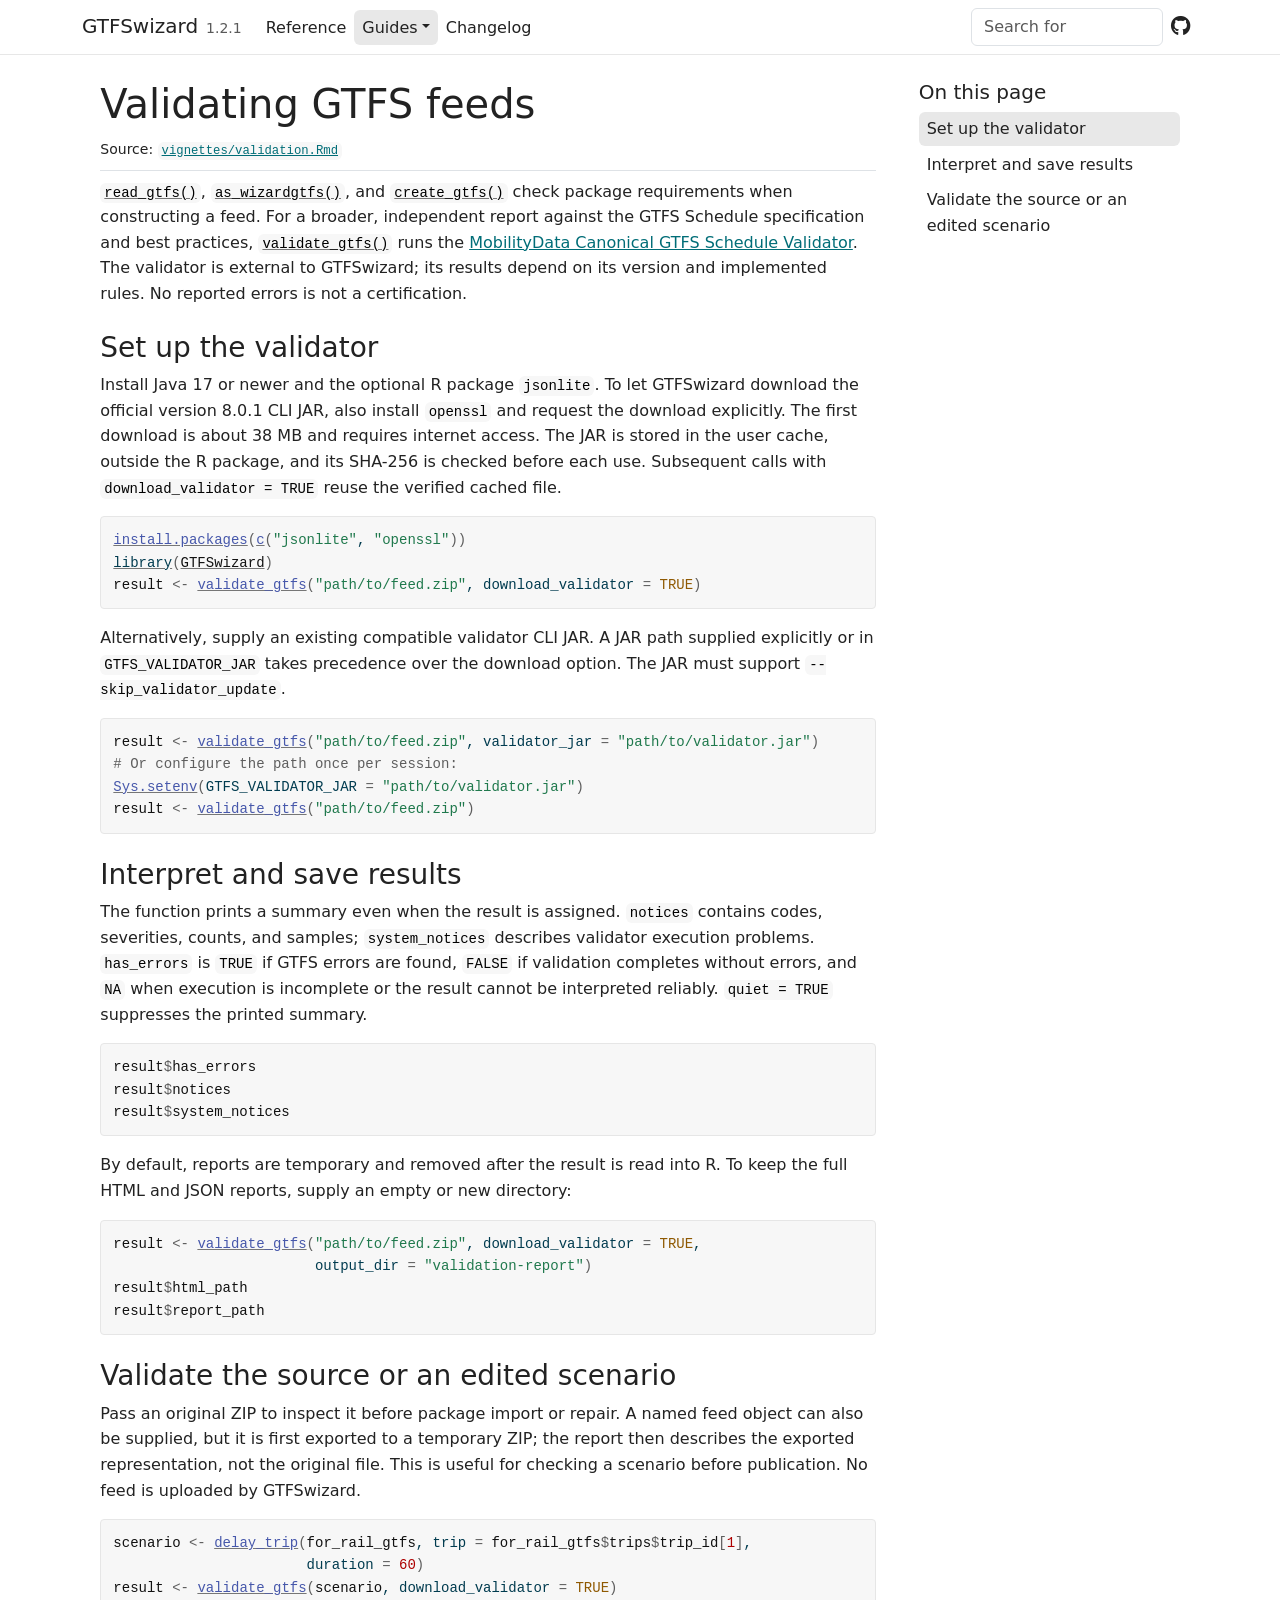
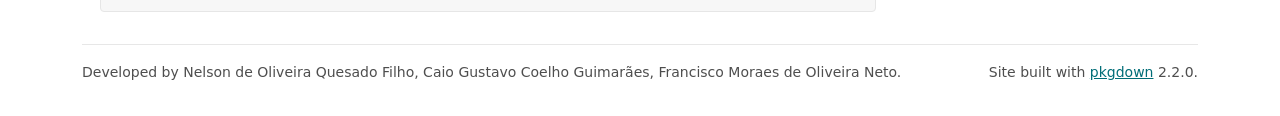
<file: docs/articles/validation.html>
<!DOCTYPE html>
<!-- Generated by pkgdown: do not edit by hand --><html lang="en">
<head>
<meta http-equiv="Content-Type" content="text/html; charset=UTF-8">
<meta charset="utf-8">
<meta http-equiv="X-UA-Compatible" content="IE=edge">
<meta name="viewport" content="width=device-width, initial-scale=1, shrink-to-fit=no">
<title>Validating GTFS feeds • GTFSwizard</title>
<script src="../deps/jquery-3.6.0/jquery-3.6.0.min.js"></script><meta name="viewport" content="width=device-width, initial-scale=1, shrink-to-fit=no">
<link href="../deps/bootstrap-5.3.8/bootstrap.min.css" rel="stylesheet">
<script src="../deps/bootstrap-5.3.8/bootstrap.bundle.min.js"></script><link href="../deps/font-awesome-6.5.2/css/all.min.css" rel="stylesheet">
<link href="../deps/font-awesome-6.5.2/css/v4-shims.min.css" rel="stylesheet">
<script src="../deps/headroom-0.11.0/headroom.min.js"></script><script src="../deps/headroom-0.11.0/jQuery.headroom.min.js"></script><script src="../deps/bootstrap-toc-1.0.1/bootstrap-toc.min.js"></script><script src="../deps/clipboard.js-2.0.11/clipboard.min.js"></script><script src="../deps/search-1.0.0/autocomplete.jquery.min.js"></script><script src="../deps/search-1.0.0/fuse.min.js"></script><script src="../deps/search-1.0.0/mark.min.js"></script><!-- pkgdown --><script src="../pkgdown.js"></script><link href="../extra.css" rel="stylesheet">
<meta property="og:title" content="Validating GTFS feeds">
</head>
<body>
    <a href="#main" class="visually-hidden-focusable">Skip to contents</a>


    <nav class="navbar navbar-expand-lg fixed-top bg-light" data-bs-theme="light" aria-label="Site navigation"><div class="container">

    <a class="navbar-brand me-2" href="../index.html">GTFSwizard</a>

    <small class="nav-text text-muted me-auto" data-bs-toggle="tooltip" data-bs-placement="bottom" title="">1.2.1</small>


    <button class="navbar-toggler" type="button" data-bs-toggle="collapse" data-bs-target="#navbar" aria-controls="navbar" aria-expanded="false" aria-label="Toggle navigation">
      <span class="navbar-toggler-icon"></span>
    </button>

    <div id="navbar" class="collapse navbar-collapse ms-3">
      <ul class="navbar-nav me-auto">
<li class="nav-item"><a class="nav-link" href="../reference/index.html">Reference</a></li>
<li class="active nav-item dropdown">
  <button class="nav-link dropdown-toggle" type="button" id="dropdown-guides" data-bs-toggle="dropdown" aria-expanded="false" aria-haspopup="true">Guides</button>
  <ul class="dropdown-menu" aria-labelledby="dropdown-guides">
<li><h6 class="dropdown-header" data-toc-skip>Start here</h6></li>
    <li><a class="dropdown-item" href="../articles/getting-started.html">Getting started</a></li>
    <li><a class="dropdown-item" href="../articles/validation.html">Validating a feed</a></li>
    <li><h6 class="dropdown-header" data-toc-skip>Analyze and visualize</h6></li>
    <li><a class="dropdown-item" href="../articles/service-analysis.html">Service analysis</a></li>
    <li><h6 class="dropdown-header" data-toc-skip>Modify and explore</h6></li>
    <li><a class="dropdown-item" href="../articles/filtering-editing.html">Filtering and editing</a></li>
    <li><a class="dropdown-item" href="../articles/explore-dashboard.html">Interactive dashboard</a></li>
  </ul>
</li>
<li class="nav-item"><a class="nav-link" href="../news/index.html">Changelog</a></li>
      </ul>
<ul class="navbar-nav">
<li class="nav-item"><form class="form-inline" role="search">
 <input class="form-control" type="search" name="search-input" id="search-input" autocomplete="off" aria-label="Search site" placeholder="Search for" data-search-index="../search.json">
</form></li>
<li class="nav-item"><a class="external-link nav-link" href="https://github.com/nelsonquesado/GTFSwizard/" aria-label="GitHub"><span class="fa fab fa-github fa-lg"></span></a></li>
      </ul>
</div>


  </div>
</nav><div class="container template-article">




<div class="row">
  <main id="main" class="col-md-9"><div class="page-header">

      <h1>Validating GTFS feeds</h1>
            
      
      <small class="dont-index">Source: <a href="https://github.com/nelsonquesado/GTFSwizard/blob/HEAD/vignettes/validation.Rmd" class="external-link"><code>vignettes/validation.Rmd</code></a></small>
      <div class="d-none name"><code>validation.Rmd</code></div>
    </div>

    
    
<p><code><a href="../reference/read_gtfs.html">read_gtfs()</a></code>, <code><a href="../reference/as_wizardgtfs.html">as_wizardgtfs()</a></code>, and
<code><a href="../reference/create_gtfs.html">create_gtfs()</a></code> check package requirements when constructing
a feed. For a broader, independent report against the GTFS Schedule
specification and best practices, <code><a href="../reference/validate_gtfs.html">validate_gtfs()</a></code> runs the
<a href="https://gtfs.org/getting-started/validate/" class="external-link">MobilityData
Canonical GTFS Schedule Validator</a>. The validator is external to
GTFSwizard; its results depend on its version and implemented rules. No
reported errors is not a certification.</p>
<div class="section level2">
<h2 id="set-up-the-validator">Set up the validator<a class="anchor" aria-label="anchor" href="#set-up-the-validator"></a>
</h2>
<p>Install Java 17 or newer and the optional R package
<code>jsonlite</code>. To let GTFSwizard download the official version
8.0.1 CLI JAR, also install <code>openssl</code> and request the
download explicitly. The first download is about 38 MB and requires
internet access. The JAR is stored in the user cache, outside the R
package, and its SHA-256 is checked before each use. Subsequent calls
with <code>download_validator = TRUE</code> reuse the verified cached
file.</p>
<div class="sourceCode" id="cb1"><pre class="downlit sourceCode r">
<code class="sourceCode R"><span><span class="fu"><a href="https://rdrr.io/r/utils/install.packages.html" class="external-link">install.packages</a></span><span class="op">(</span><span class="fu"><a href="https://rdrr.io/r/base/c.html" class="external-link">c</a></span><span class="op">(</span><span class="st">"jsonlite"</span>, <span class="st">"openssl"</span><span class="op">)</span><span class="op">)</span></span>
<span><span class="kw"><a href="https://rdrr.io/r/base/library.html" class="external-link">library</a></span><span class="op">(</span><span class="va"><a href="https://github.com/nelsonquesado/GTFSwizard" class="external-link">GTFSwizard</a></span><span class="op">)</span></span>
<span><span class="va">result</span> <span class="op">&lt;-</span> <span class="fu"><a href="../reference/validate_gtfs.html">validate_gtfs</a></span><span class="op">(</span><span class="st">"path/to/feed.zip"</span>, download_validator <span class="op">=</span> <span class="cn">TRUE</span><span class="op">)</span></span></code></pre></div>
<p>Alternatively, supply an existing compatible validator CLI JAR. A JAR
path supplied explicitly or in <code>GTFS_VALIDATOR_JAR</code> takes
precedence over the download option. The JAR must support
<code>--skip_validator_update</code>.</p>
<div class="sourceCode" id="cb2"><pre class="downlit sourceCode r">
<code class="sourceCode R"><span><span class="va">result</span> <span class="op">&lt;-</span> <span class="fu"><a href="../reference/validate_gtfs.html">validate_gtfs</a></span><span class="op">(</span><span class="st">"path/to/feed.zip"</span>, validator_jar <span class="op">=</span> <span class="st">"path/to/validator.jar"</span><span class="op">)</span></span>
<span><span class="co"># Or configure the path once per session:</span></span>
<span><span class="fu"><a href="https://rdrr.io/r/base/Sys.setenv.html" class="external-link">Sys.setenv</a></span><span class="op">(</span>GTFS_VALIDATOR_JAR <span class="op">=</span> <span class="st">"path/to/validator.jar"</span><span class="op">)</span></span>
<span><span class="va">result</span> <span class="op">&lt;-</span> <span class="fu"><a href="../reference/validate_gtfs.html">validate_gtfs</a></span><span class="op">(</span><span class="st">"path/to/feed.zip"</span><span class="op">)</span></span></code></pre></div>
</div>
<div class="section level2">
<h2 id="interpret-and-save-results">Interpret and save results<a class="anchor" aria-label="anchor" href="#interpret-and-save-results"></a>
</h2>
<p>The function prints a summary even when the result is assigned.
<code>notices</code> contains codes, severities, counts, and samples;
<code>system_notices</code> describes validator execution problems.
<code>has_errors</code> is <code>TRUE</code> if GTFS errors are found,
<code>FALSE</code> if validation completes without errors, and
<code>NA</code> when execution is incomplete or the result cannot be
interpreted reliably. <code>quiet = TRUE</code> suppresses the printed
summary.</p>
<div class="sourceCode" id="cb3"><pre class="downlit sourceCode r">
<code class="sourceCode R"><span><span class="va">result</span><span class="op">$</span><span class="va">has_errors</span></span>
<span><span class="va">result</span><span class="op">$</span><span class="va">notices</span></span>
<span><span class="va">result</span><span class="op">$</span><span class="va">system_notices</span></span></code></pre></div>
<p>By default, reports are temporary and removed after the result is
read into R. To keep the full HTML and JSON reports, supply an empty or
new directory:</p>
<div class="sourceCode" id="cb4"><pre class="downlit sourceCode r">
<code class="sourceCode R"><span><span class="va">result</span> <span class="op">&lt;-</span> <span class="fu"><a href="../reference/validate_gtfs.html">validate_gtfs</a></span><span class="op">(</span><span class="st">"path/to/feed.zip"</span>, download_validator <span class="op">=</span> <span class="cn">TRUE</span>,</span>
<span>                        output_dir <span class="op">=</span> <span class="st">"validation-report"</span><span class="op">)</span></span>
<span><span class="va">result</span><span class="op">$</span><span class="va">html_path</span></span>
<span><span class="va">result</span><span class="op">$</span><span class="va">report_path</span></span></code></pre></div>
</div>
<div class="section level2">
<h2 id="validate-the-source-or-an-edited-scenario">Validate the source or an edited scenario<a class="anchor" aria-label="anchor" href="#validate-the-source-or-an-edited-scenario"></a>
</h2>
<p>Pass an original ZIP to inspect it before package import or repair. A
named feed object can also be supplied, but it is first exported to a
temporary ZIP; the report then describes the exported representation,
not the original file. This is useful for checking a scenario before
publication. No feed is uploaded by GTFSwizard.</p>
<div class="sourceCode" id="cb5"><pre class="downlit sourceCode r">
<code class="sourceCode R"><span><span class="va">scenario</span> <span class="op">&lt;-</span> <span class="fu"><a href="../reference/delay_trip.html">delay_trip</a></span><span class="op">(</span><span class="va">for_rail_gtfs</span>, trip <span class="op">=</span> <span class="va">for_rail_gtfs</span><span class="op">$</span><span class="va">trips</span><span class="op">$</span><span class="va">trip_id</span><span class="op">[</span><span class="fl">1</span><span class="op">]</span>,</span>
<span>                       duration <span class="op">=</span> <span class="fl">60</span><span class="op">)</span></span>
<span><span class="va">result</span> <span class="op">&lt;-</span> <span class="fu"><a href="../reference/validate_gtfs.html">validate_gtfs</a></span><span class="op">(</span><span class="va">scenario</span>, download_validator <span class="op">=</span> <span class="cn">TRUE</span><span class="op">)</span></span></code></pre></div>
</div>
  </main><aside class="col-md-3"><nav id="toc" aria-label="Table of contents"><h2>On this page</h2>
    </nav></aside>
</div>



    <footer><div class="pkgdown-footer-left">
  <p>Developed by Nelson de Oliveira Quesado Filho, Caio Gustavo Coelho Guimarães, Francisco Moraes de Oliveira Neto.</p>
</div>

<div class="pkgdown-footer-right">
  <p>Site built with <a href="https://pkgdown.r-lib.org/" class="external-link">pkgdown</a> 2.2.0.</p>
</div>

    </footer>
</div>





  </body>
</html>
</file>
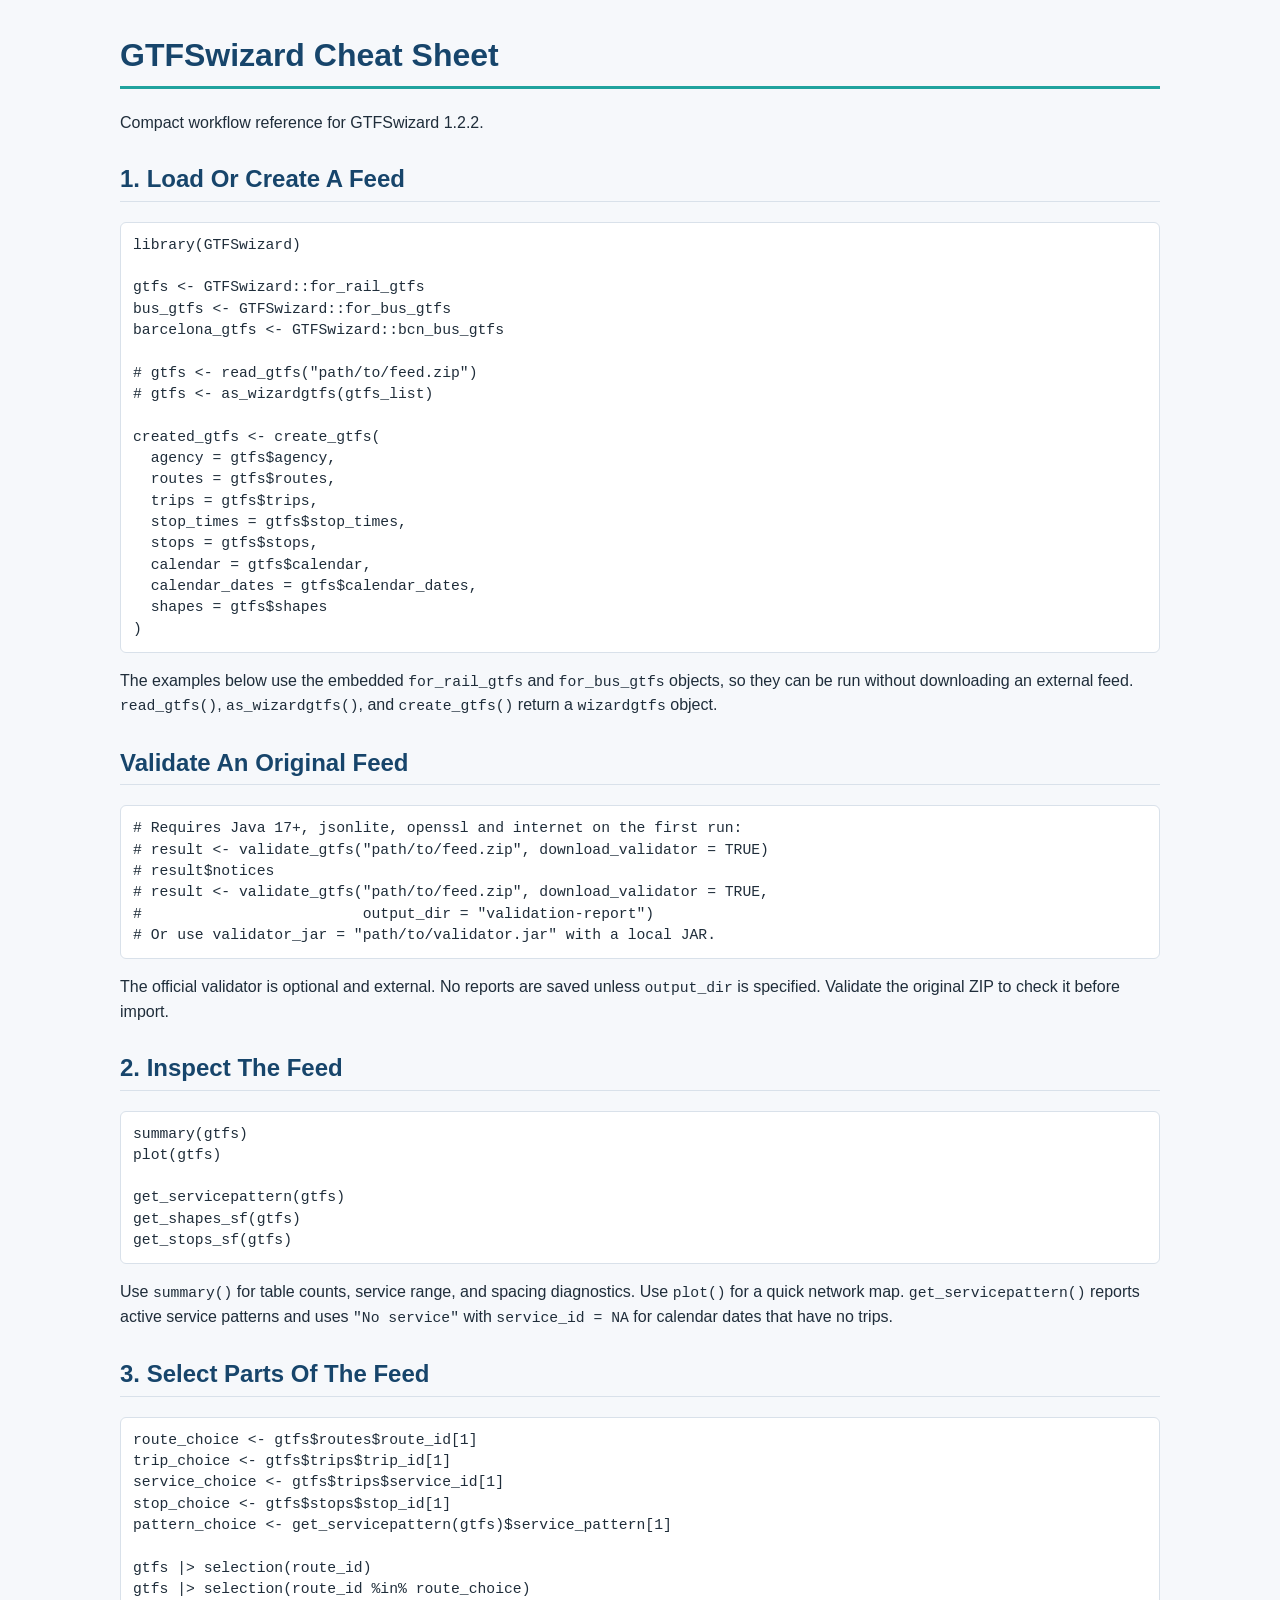
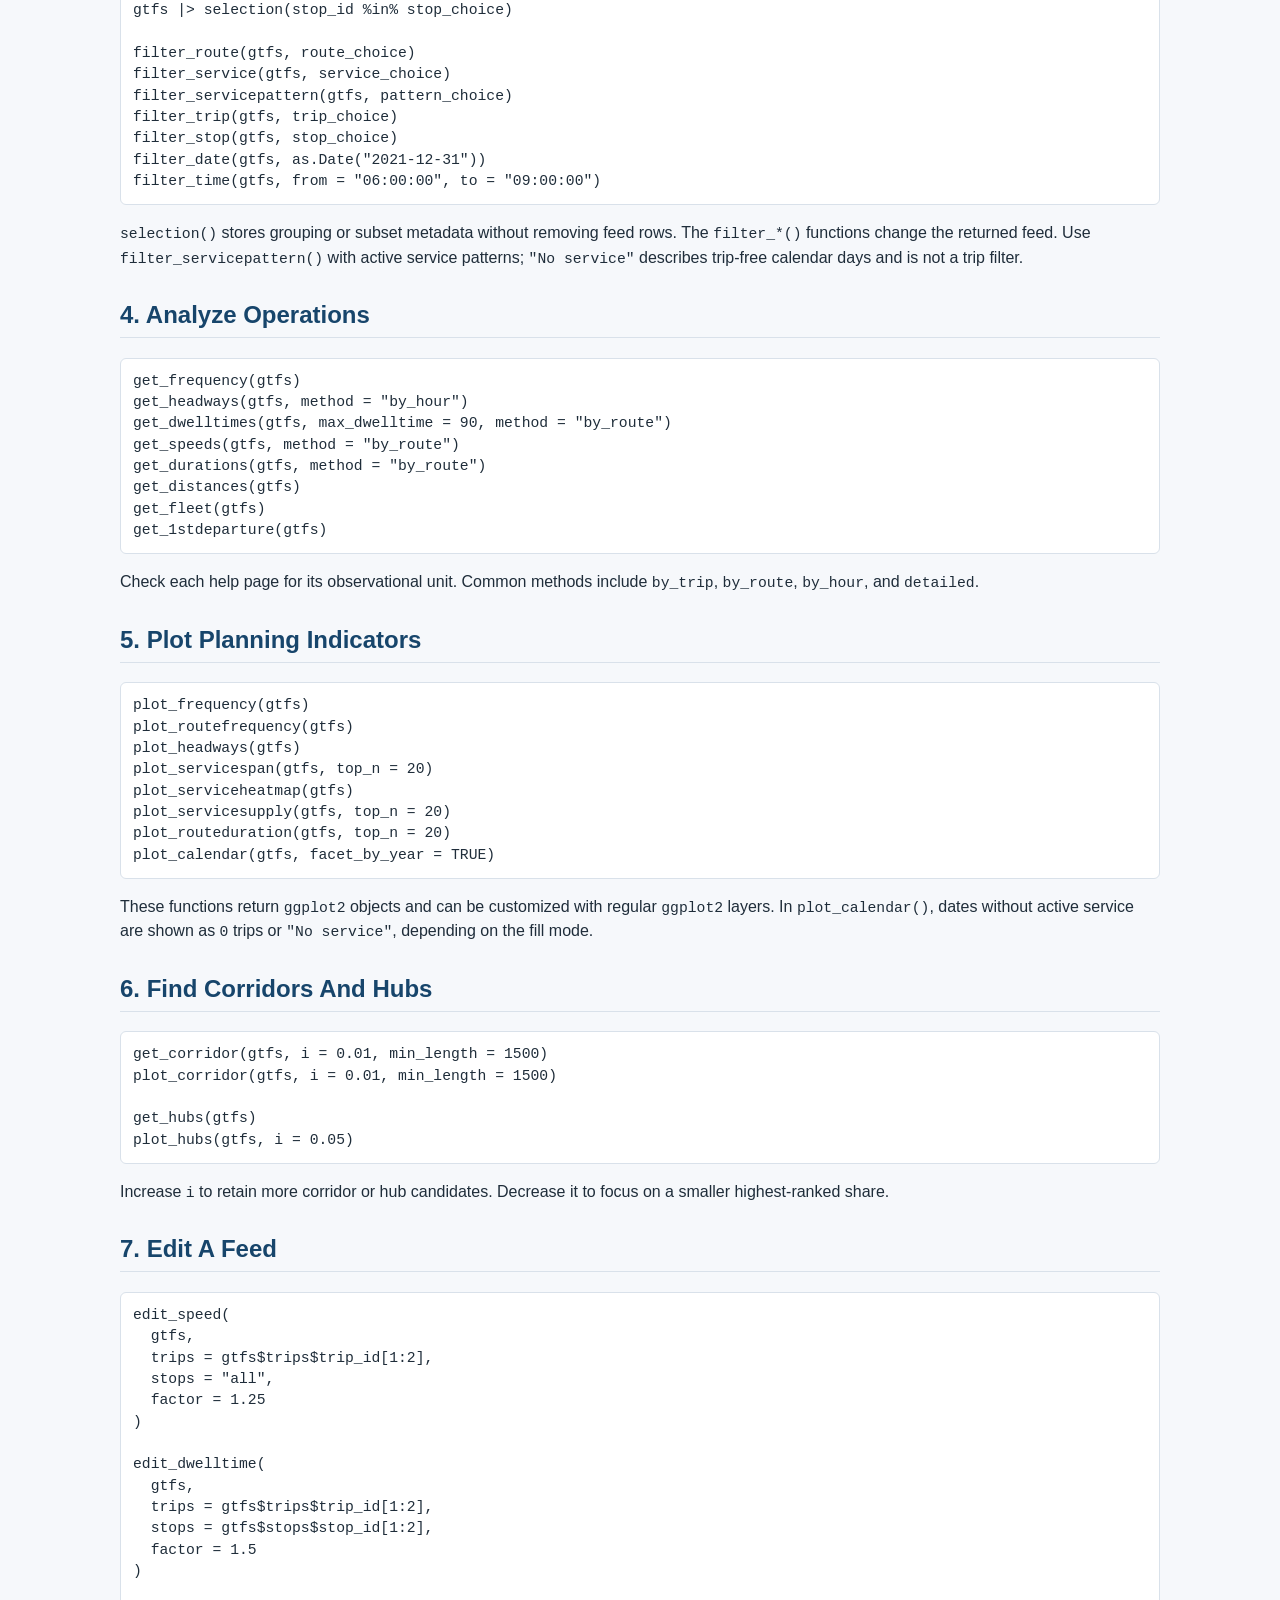
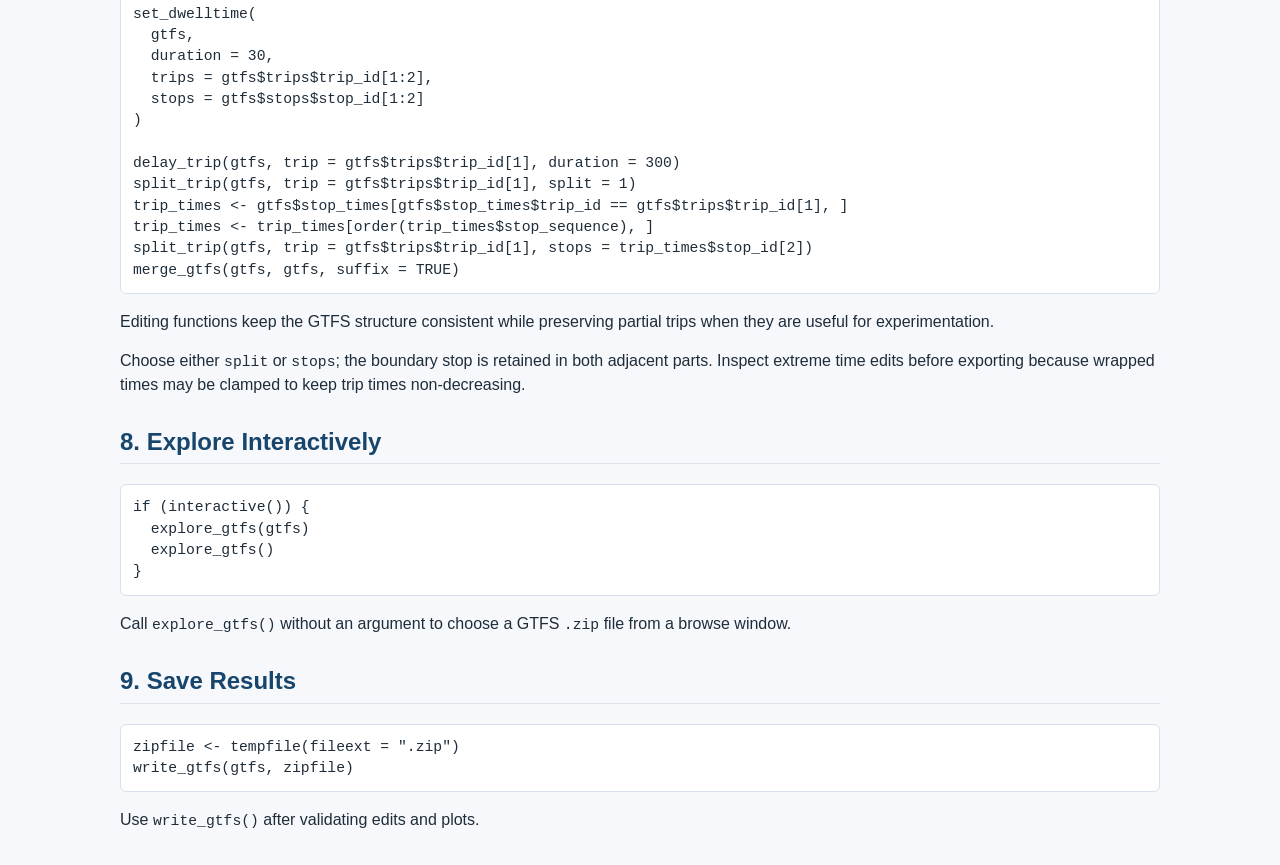
<file: inst/cheatsheet/GTFSwizard-cheatsheet.html>
<!doctype html>
<html lang="en">
<head>
<meta charset="utf-8">
<meta name="viewport" content="width=device-width, initial-scale=1">
<title>GTFSwizard Cheat Sheet</title>
<style>body{font-family:-apple-system,BlinkMacSystemFont,Segoe UI,Roboto,Helvetica,Arial,sans-serif;line-height:1.45;color:#1f2d3a;max-width:1040px;margin:32px auto;padding:0 24px;background:#f6f8fb}h1,h2{color:#17456b}h1{border-bottom:3px solid #20a39e;padding-bottom:8px}h2{margin-top:28px;border-bottom:1px solid #d9e1ea;padding-bottom:4px}pre{background:#ffffff;border:1px solid #d9e1ea;border-radius:6px;padding:12px;overflow-x:auto}code{font-family:SFMono-Regular,Consolas,Liberation Mono,Menlo,monospace;font-size:0.92em}p,li{font-size:16px}a{color:#17456b}.note{color:#5f6f7d}</style>
</head>
<body>
<h1>GTFSwizard Cheat Sheet</h1>
<p>Compact workflow reference for GTFSwizard 1.2.2.</p>
<h2>1. Load Or Create A Feed</h2>
<pre><code class="language-r">library(GTFSwizard)

gtfs &lt;- GTFSwizard::for_rail_gtfs
bus_gtfs &lt;- GTFSwizard::for_bus_gtfs
barcelona_gtfs &lt;- GTFSwizard::bcn_bus_gtfs

# gtfs &lt;- read_gtfs(&quot;path/to/feed.zip&quot;)
# gtfs &lt;- as_wizardgtfs(gtfs_list)

created_gtfs &lt;- create_gtfs(
  agency = gtfs$agency,
  routes = gtfs$routes,
  trips = gtfs$trips,
  stop_times = gtfs$stop_times,
  stops = gtfs$stops,
  calendar = gtfs$calendar,
  calendar_dates = gtfs$calendar_dates,
  shapes = gtfs$shapes
)
</code></pre>
<p>The examples below use the embedded <code>for_rail_gtfs</code> and <code>for_bus_gtfs</code>
objects, so they can be run without downloading an external feed. <code>read_gtfs()</code>,
<code>as_wizardgtfs()</code>, and <code>create_gtfs()</code> return a <code>wizardgtfs</code> object.</p>
<h2>Validate An Original Feed</h2>
<pre><code class="language-r"># Requires Java 17+, jsonlite, openssl and internet on the first run:
# result &lt;- validate_gtfs("path/to/feed.zip", download_validator = TRUE)
# result$notices
# result &lt;- validate_gtfs("path/to/feed.zip", download_validator = TRUE,
#                         output_dir = "validation-report")
# Or use validator_jar = "path/to/validator.jar" with a local JAR.
</code></pre>
<p>The official validator is optional and external. No reports are saved unless
<code>output_dir</code> is specified. Validate the original ZIP to check it before import.</p>
<h2>2. Inspect The Feed</h2>
<pre><code class="language-r">summary(gtfs)
plot(gtfs)

get_servicepattern(gtfs)
get_shapes_sf(gtfs)
get_stops_sf(gtfs)
</code></pre>
<p>Use <code>summary()</code> for table counts, service range, and spacing diagnostics. Use
<code>plot()</code> for a quick network map. <code>get_servicepattern()</code> reports active service
patterns and uses <code>&quot;No service&quot;</code> with <code>service_id = NA</code> for calendar dates that
have no trips.</p>
<h2>3. Select Parts Of The Feed</h2>
<pre><code class="language-r">route_choice &lt;- gtfs$routes$route_id[1]
trip_choice &lt;- gtfs$trips$trip_id[1]
service_choice &lt;- gtfs$trips$service_id[1]
stop_choice &lt;- gtfs$stops$stop_id[1]
pattern_choice &lt;- get_servicepattern(gtfs)$service_pattern[1]

gtfs |&gt; selection(route_id)
gtfs |&gt; selection(route_id %in% route_choice)
gtfs |&gt; selection(stop_id %in% stop_choice)

filter_route(gtfs, route_choice)
filter_service(gtfs, service_choice)
filter_servicepattern(gtfs, pattern_choice)
filter_trip(gtfs, trip_choice)
filter_stop(gtfs, stop_choice)
filter_date(gtfs, as.Date(&quot;2021-12-31&quot;))
filter_time(gtfs, from = &quot;06:00:00&quot;, to = &quot;09:00:00&quot;)
</code></pre>
<p><code>selection()</code> stores grouping or subset metadata without removing feed rows.
The <code>filter_*()</code> functions change the returned feed. Use
<code>filter_servicepattern()</code> with active service patterns; <code>&quot;No service&quot;</code>
describes trip-free calendar days and is not a trip filter.</p>
<h2>4. Analyze Operations</h2>
<pre><code class="language-r">get_frequency(gtfs)
get_headways(gtfs, method = &quot;by_hour&quot;)
get_dwelltimes(gtfs, max_dwelltime = 90, method = &quot;by_route&quot;)
get_speeds(gtfs, method = &quot;by_route&quot;)
get_durations(gtfs, method = &quot;by_route&quot;)
get_distances(gtfs)
get_fleet(gtfs)
get_1stdeparture(gtfs)
</code></pre>
<p>Check each help page for its observational unit. Common methods include
<code>by_trip</code>, <code>by_route</code>, <code>by_hour</code>, and <code>detailed</code>.</p>
<h2>5. Plot Planning Indicators</h2>
<pre><code class="language-r">plot_frequency(gtfs)
plot_routefrequency(gtfs)
plot_headways(gtfs)
plot_servicespan(gtfs, top_n = 20)
plot_serviceheatmap(gtfs)
plot_servicesupply(gtfs, top_n = 20)
plot_routeduration(gtfs, top_n = 20)
plot_calendar(gtfs, facet_by_year = TRUE)
</code></pre>
<p>These functions return <code>ggplot2</code> objects and can be customized with regular
<code>ggplot2</code> layers. In <code>plot_calendar()</code>, dates without active service are shown
as <code>0</code> trips or <code>&quot;No service&quot;</code>, depending on the fill mode.</p>
<h2>6. Find Corridors And Hubs</h2>
<pre><code class="language-r">get_corridor(gtfs, i = 0.01, min_length = 1500)
plot_corridor(gtfs, i = 0.01, min_length = 1500)

get_hubs(gtfs)
plot_hubs(gtfs, i = 0.05)
</code></pre>
<p>Increase <code>i</code> to retain more corridor or hub candidates. Decrease it to focus
on a smaller highest-ranked share.</p>
<h2>7. Edit A Feed</h2>
<pre><code class="language-r">edit_speed(
  gtfs,
  trips = gtfs$trips$trip_id[1:2],
  stops = &quot;all&quot;,
  factor = 1.25
)

edit_dwelltime(
  gtfs,
  trips = gtfs$trips$trip_id[1:2],
  stops = gtfs$stops$stop_id[1:2],
  factor = 1.5
)

set_dwelltime(
  gtfs,
  duration = 30,
  trips = gtfs$trips$trip_id[1:2],
  stops = gtfs$stops$stop_id[1:2]
)

delay_trip(gtfs, trip = gtfs$trips$trip_id[1], duration = 300)
split_trip(gtfs, trip = gtfs$trips$trip_id[1], split = 1)
trip_times &lt;- gtfs$stop_times[gtfs$stop_times$trip_id == gtfs$trips$trip_id[1], ]
trip_times &lt;- trip_times[order(trip_times$stop_sequence), ]
split_trip(gtfs, trip = gtfs$trips$trip_id[1], stops = trip_times$stop_id[2])
merge_gtfs(gtfs, gtfs, suffix = TRUE)
</code></pre>
<p>Editing functions keep the GTFS structure consistent while preserving partial
trips when they are useful for experimentation.</p>
<p>Choose either <code>split</code> or <code>stops</code>; the boundary stop is retained in both
adjacent parts. Inspect extreme time edits before exporting because wrapped times
may be clamped to keep trip times non-decreasing.</p>
<h2>8. Explore Interactively</h2>
<pre><code class="language-r">if (interactive()) {
  explore_gtfs(gtfs)
  explore_gtfs()
}
</code></pre>
<p>Call <code>explore_gtfs()</code> without an argument to choose a GTFS <code>.zip</code> file from a
browse window.</p>
<h2>9. Save Results</h2>
<pre><code class="language-r">zipfile &lt;- tempfile(fileext = &quot;.zip&quot;)
write_gtfs(gtfs, zipfile)
</code></pre>
<p>Use <code>write_gtfs()</code> after validating edits and plots.</p>

</body>
</html>
</file>
<file: docs/extra.css>
:root {
  color-scheme: light;
}

html,
body {
  background: #ffffff;
  color: #222222;
}

body {
  font-size: 16px;
  line-height: 1.6;
}

a {
  color: #006d77;
}

a:hover,
a:focus {
  color: #004f57;
}

.navbar,
.navbar.bg-primary,
.pkgdown-navbar {
  background: #ffffff !important;
  border-bottom: 1px solid #e7e7e7;
  box-shadow: none;
}

.navbar .navbar-brand,
.navbar .navbar-nav .nav-link,
.navbar .navbar-toggler {
  color: #222222 !important;
}

.navbar .navbar-nav .nav-link:hover,
.navbar .navbar-nav .nav-link:focus,
.navbar .navbar-brand:hover,
.navbar .navbar-brand:focus {
  color: #006d77 !important;
}

.template-home .page-header {
  margin-bottom: 1.35rem;
}

.template-home main > p:first-of-type {
  max-width: 48rem;
  color: #333333;
  font-size: 1.05rem;
  line-height: 1.65;
}

.gw-home-logo {
  float: right;
  width: 110px;
  height: auto;
  margin: 0 0 0.85rem 1.5rem;
}

.gw-home-dashboard {
  display: block;
  width: 100%;
  max-width: 760px;
  margin: 1.25rem 0 0;
  border: 1px solid #dddddd;
}

.template-home main h1,
.template-home main h2,
.template-home main h3 {
  color: #222222;
}

.template-home main h2 {
  margin-top: 2.25rem;
}

pre,
code {
  background-color: #f7f7f7;
}

pre {
  border: 1px solid #e6e6e6;
  border-radius: 4px;
}

.page-header,
footer {
  background: #ffffff;
}

footer {
  border-top: 1px solid #e7e7e7;
}

@media (max-width: 576px) {
  .gw-home-logo {
    width: 88px;
    margin-left: 1rem;
  }
}
</file>
<file: docs/deps/font-awesome-6.5.2/css/v4-shims.min.css>
/*!
 * Font Awesome Free 6.5.2 by @fontawesome - https://fontawesome.com
 * License - https://fontawesome.com/license/free (Icons: CC BY 4.0, Fonts: SIL OFL 1.1, Code: MIT License)
 * Copyright 2024 Fonticons, Inc.
 */
.fa.fa-glass:before{content:"\f000"}.fa.fa-envelope-o{font-family:"Font Awesome 6 Free";font-weight:400}.fa.fa-envelope-o:before{content:"\f0e0"}.fa.fa-star-o{font-family:"Font Awesome 6 Free";font-weight:400}.fa.fa-star-o:before{content:"\f005"}.fa.fa-close:before,.fa.fa-remove:before{content:"\f00d"}.fa.fa-gear:before{content:"\f013"}.fa.fa-trash-o{font-family:"Font Awesome 6 Free";font-weight:400}.fa.fa-trash-o:before{content:"\f2ed"}.fa.fa-home:before{content:"\f015"}.fa.fa-file-o{font-family:"Font Awesome 6 Free";font-weight:400}.fa.fa-file-o:before{content:"\f15b"}.fa.fa-clock-o{font-family:"Font Awesome 6 Free";font-weight:400}.fa.fa-clock-o:before{content:"\f017"}.fa.fa-arrow-circle-o-down{font-family:"Font Awesome 6 Free";font-weight:400}.fa.fa-arrow-circle-o-down:before{content:"\f358"}.fa.fa-arrow-circle-o-up{font-family:"Font Awesome 6 Free";font-weight:400}.fa.fa-arrow-circle-o-up:before{content:"\f35b"}.fa.fa-play-circle-o{font-family:"Font Awesome 6 Free";font-weight:400}.fa.fa-play-circle-o:before{content:"\f144"}.fa.fa-repeat:before,.fa.fa-rotate-right:before{content:"\f01e"}.fa.fa-refresh:before{content:"\f021"}.fa.fa-list-alt{font-family:"Font Awesome 6 Free";font-weight:400}.fa.fa-list-alt:before{content:"\f022"}.fa.fa-dedent:before{content:"\f03b"}.fa.fa-video-camera:before{content:"\f03d"}.fa.fa-picture-o{font-family:"Font Awesome 6 Free";font-weight:400}.fa.fa-picture-o:before{content:"\f03e"}.fa.fa-photo{font-family:"Font Awesome 6 Free";font-weight:400}.fa.fa-photo:before{content:"\f03e"}.fa.fa-image{font-family:"Font Awesome 6 Free";font-weight:400}.fa.fa-image:before{content:"\f03e"}.fa.fa-map-marker:before{content:"\f3c5"}.fa.fa-pencil-square-o{font-family:"Font Awesome 6 Free";font-weight:400}.fa.fa-pencil-square-o:before{content:"\f044"}.fa.fa-edit{font-family:"Font Awesome 6 Free";font-weight:400}.fa.fa-edit:before{content:"\f044"}.fa.fa-share-square-o:before{content:"\f14d"}.fa.fa-check-square-o{font-family:"Font Awesome 6 Free";font-weight:400}.fa.fa-check-square-o:before{content:"\f14a"}.fa.fa-arrows:before{content:"\f0b2"}.fa.fa-times-circle-o{font-family:"Font Awesome 6 Free";font-weight:400}.fa.fa-times-circle-o:before{content:"\f057"}.fa.fa-check-circle-o{font-family:"Font Awesome 6 Free";font-weight:400}.fa.fa-check-circle-o:before{content:"\f058"}.fa.fa-mail-forward:before{content:"\f064"}.fa.fa-expand:before{content:"\f424"}.fa.fa-compress:before{content:"\f422"}.fa.fa-eye,.fa.fa-eye-slash{font-family:"Font Awesome 6 Free";font-weight:400}.fa.fa-warning:before{content:"\f071"}.fa.fa-calendar:before{content:"\f073"}.fa.fa-arrows-v:before{content:"\f338"}.fa.fa-arrows-h:before{content:"\f337"}.fa.fa-bar-chart-o:before,.fa.fa-bar-chart:before{content:"\e0e3"}.fa.fa-twitter-square{font-family:"Font Awesome 6 Brands";font-weight:400}.fa.fa-twitter-square:before{content:"\f081"}.fa.fa-facebook-square{font-family:"Font Awesome 6 Brands";font-weight:400}.fa.fa-facebook-square:before{content:"\f082"}.fa.fa-gears:before{content:"\f085"}.fa.fa-thumbs-o-up{font-family:"Font Awesome 6 Free";font-weight:400}.fa.fa-thumbs-o-up:before{content:"\f164"}.fa.fa-thumbs-o-down{font-family:"Font Awesome 6 Free";font-weight:400}.fa.fa-thumbs-o-down:before{content:"\f165"}.fa.fa-heart-o{font-family:"Font Awesome 6 Free";font-weight:400}.fa.fa-heart-o:before{content:"\f004"}.fa.fa-sign-out:before{content:"\f2f5"}.fa.fa-linkedin-square{font-family:"Font Awesome 6 Brands";font-weight:400}.fa.fa-linkedin-square:before{content:"\f08c"}.fa.fa-thumb-tack:before{content:"\f08d"}.fa.fa-external-link:before{content:"\f35d"}.fa.fa-sign-in:before{content:"\f2f6"}.fa.fa-github-square{font-family:"Font Awesome 6 Brands";font-weight:400}.fa.fa-github-square:before{content:"\f092"}.fa.fa-lemon-o{font-family:"Font Awesome 6 Free";font-weight:400}.fa.fa-lemon-o:before{content:"\f094"}.fa.fa-square-o{font-family:"Font Awesome 6 Free";font-weight:400}.fa.fa-square-o:before{content:"\f0c8"}.fa.fa-bookmark-o{font-family:"Font Awesome 6 Free";font-weight:400}.fa.fa-bookmark-o:before{content:"\f02e"}.fa.fa-facebook,.fa.fa-twitter{font-family:"Font Awesome 6 Brands";font-weight:400}.fa.fa-facebook:before{content:"\f39e"}.fa.fa-facebook-f{font-family:"Font Awesome 6 Brands";font-weight:400}.fa.fa-facebook-f:before{content:"\f39e"}.fa.fa-github{font-family:"Font Awesome 6 Brands";font-weight:400}.fa.fa-credit-card{font-family:"Font Awesome 6 Free";font-weight:400}.fa.fa-feed:before{content:"\f09e"}.fa.fa-hdd-o{font-family:"Font Awesome 6 Free";font-weight:400}.fa.fa-hdd-o:before{content:"\f0a0"}.fa.fa-hand-o-right{font-family:"Font Awesome 6 Free";font-weight:400}.fa.fa-hand-o-right:before{content:"\f0a4"}.fa.fa-hand-o-left{font-family:"Font Awesome 6 Free";font-weight:400}.fa.fa-hand-o-left:before{content:"\f0a5"}.fa.fa-hand-o-up{font-family:"Font Awesome 6 Free";font-weight:400}.fa.fa-hand-o-up:before{content:"\f0a6"}.fa.fa-hand-o-down{font-family:"Font Awesome 6 Free";font-weight:400}.fa.fa-hand-o-down:before{content:"\f0a7"}.fa.fa-globe:before{content:"\f57d"}.fa.fa-tasks:before{content:"\f828"}.fa.fa-arrows-alt:before{content:"\f31e"}.fa.fa-group:before{content:"\f0c0"}.fa.fa-chain:before{content:"\f0c1"}.fa.fa-cut:before{content:"\f0c4"}.fa.fa-files-o{font-family:"Font Awesome 6 Free";font-weight:400}.fa.fa-files-o:before{content:"\f0c5"}.fa.fa-floppy-o{font-family:"Font Awesome 6 Free";font-weight:400}.fa.fa-floppy-o:before{content:"\f0c7"}.fa.fa-save{font-family:"Font Awesome 6 Free";font-weight:400}.fa.fa-save:before{content:"\f0c7"}.fa.fa-navicon:before,.fa.fa-reorder:before{content:"\f0c9"}.fa.fa-magic:before{content:"\e2ca"}.fa.fa-pinterest,.fa.fa-pinterest-square{font-family:"Font Awesome 6 Brands";font-weight:400}.fa.fa-pinterest-square:before{content:"\f0d3"}.fa.fa-google-plus-square{font-family:"Font Awesome 6 Brands";font-weight:400}.fa.fa-google-plus-square:before{content:"\f0d4"}.fa.fa-google-plus{font-family:"Font Awesome 6 Brands";font-weight:400}.fa.fa-google-plus:before{content:"\f0d5"}.fa.fa-money:before{content:"\f3d1"}.fa.fa-unsorted:before{content:"\f0dc"}.fa.fa-sort-desc:before{content:"\f0dd"}.fa.fa-sort-asc:before{content:"\f0de"}.fa.fa-linkedin{font-family:"Font Awesome 6 Brands";font-weight:400}.fa.fa-linkedin:before{content:"\f0e1"}.fa.fa-rotate-left:before{content:"\f0e2"}.fa.fa-legal:before{content:"\f0e3"}.fa.fa-dashboard:before,.fa.fa-tachometer:before{content:"\f625"}.fa.fa-comment-o{font-family:"Font Awesome 6 Free";font-weight:400}.fa.fa-comment-o:before{content:"\f075"}.fa.fa-comments-o{font-family:"Font Awesome 6 Free";font-weight:400}.fa.fa-comments-o:before{content:"\f086"}.fa.fa-flash:before{content:"\f0e7"}.fa.fa-clipboard:before{content:"\f0ea"}.fa.fa-lightbulb-o{font-family:"Font Awesome 6 Free";font-weight:400}.fa.fa-lightbulb-o:before{content:"\f0eb"}.fa.fa-exchange:before{content:"\f362"}.fa.fa-cloud-download:before{content:"\f0ed"}.fa.fa-cloud-upload:before{content:"\f0ee"}.fa.fa-bell-o{font-family:"Font Awesome 6 Free";font-weight:400}.fa.fa-bell-o:before{content:"\f0f3"}.fa.fa-cutlery:before{content:"\f2e7"}.fa.fa-file-text-o{font-family:"Font Awesome 6 Free";font-weight:400}.fa.fa-file-text-o:before{content:"\f15c"}.fa.fa-building-o{font-family:"Font Awesome 6 Free";font-weight:400}.fa.fa-building-o:before{content:"\f1ad"}.fa.fa-hospital-o{font-family:"Font Awesome 6 Free";font-weight:400}.fa.fa-hospital-o:before{content:"\f0f8"}.fa.fa-tablet:before{content:"\f3fa"}.fa.fa-mobile-phone:before,.fa.fa-mobile:before{content:"\f3cd"}.fa.fa-circle-o{font-family:"Font Awesome 6 Free";font-weight:400}.fa.fa-circle-o:before{content:"\f111"}.fa.fa-mail-reply:before{content:"\f3e5"}.fa.fa-github-alt{font-family:"Font Awesome 6 Brands";font-weight:400}.fa.fa-folder-o{font-family:"Font Awesome 6 Free";font-weight:400}.fa.fa-folder-o:before{content:"\f07b"}.fa.fa-folder-open-o{font-family:"Font Awesome 6 Free";font-weight:400}.fa.fa-folder-open-o:before{content:"\f07c"}.fa.fa-smile-o{font-family:"Font Awesome 6 Free";font-weight:400}.fa.fa-smile-o:before{content:"\f118"}.fa.fa-frown-o{font-family:"Font Awesome 6 Free";font-weight:400}.fa.fa-frown-o:before{content:"\f119"}.fa.fa-meh-o{font-family:"Font Awesome 6 Free";font-weight:400}.fa.fa-meh-o:before{content:"\f11a"}.fa.fa-keyboard-o{font-family:"Font Awesome 6 Free";font-weight:400}.fa.fa-keyboard-o:before{content:"\f11c"}.fa.fa-flag-o{font-family:"Font Awesome 6 Free";font-weight:400}.fa.fa-flag-o:before{content:"\f024"}.fa.fa-mail-reply-all:before{content:"\f122"}.fa.fa-star-half-o{font-family:"Font Awesome 6 Free";font-weight:400}.fa.fa-star-half-o:before{content:"\f5c0"}.fa.fa-star-half-empty{font-family:"Font Awesome 6 Free";font-weight:400}.fa.fa-star-half-empty:before{content:"\f5c0"}.fa.fa-star-half-full{font-family:"Font Awesome 6 Free";font-weight:400}.fa.fa-star-half-full:before{content:"\f5c0"}.fa.fa-code-fork:before{content:"\f126"}.fa.fa-chain-broken:before,.fa.fa-unlink:before{content:"\f127"}.fa.fa-calendar-o{font-family:"Font Awesome 6 Free";font-weight:400}.fa.fa-calendar-o:before{content:"\f133"}.fa.fa-css3,.fa.fa-html5,.fa.fa-maxcdn{font-family:"Font Awesome 6 Brands";font-weight:400}.fa.fa-unlock-alt:before{content:"\f09c"}.fa.fa-minus-square-o{font-family:"Font Awesome 6 Free";font-weight:400}.fa.fa-minus-square-o:before{content:"\f146"}.fa.fa-level-up:before{content:"\f3bf"}.fa.fa-level-down:before{content:"\f3be"}.fa.fa-pencil-square:before{content:"\f14b"}.fa.fa-external-link-square:before{content:"\f360"}.fa.fa-compass{font-family:"Font Awesome 6 Free";font-weight:400}.fa.fa-caret-square-o-down{font-family:"Font Awesome 6 Free";font-weight:400}.fa.fa-caret-square-o-down:before{content:"\f150"}.fa.fa-toggle-down{font-family:"Font Awesome 6 Free";font-weight:400}.fa.fa-toggle-down:before{content:"\f150"}.fa.fa-caret-square-o-up{font-family:"Font Awesome 6 Free";font-weight:400}.fa.fa-caret-square-o-up:before{content:"\f151"}.fa.fa-toggle-up{font-family:"Font Awesome 6 Free";font-weight:400}.fa.fa-toggle-up:before{content:"\f151"}.fa.fa-caret-square-o-right{font-family:"Font Awesome 6 Free";font-weight:400}.fa.fa-caret-square-o-right:before{content:"\f152"}.fa.fa-toggle-right{font-family:"Font Awesome 6 Free";font-weight:400}.fa.fa-toggle-right:before{content:"\f152"}.fa.fa-eur:before,.fa.fa-euro:before{content:"\f153"}.fa.fa-gbp:before{content:"\f154"}.fa.fa-dollar:before,.fa.fa-usd:before{content:"\24"}.fa.fa-inr:before,.fa.fa-rupee:before{content:"\e1bc"}.fa.fa-cny:before,.fa.fa-jpy:before,.fa.fa-rmb:before,.fa.fa-yen:before{content:"\f157"}.fa.fa-rouble:before,.fa.fa-rub:before,.fa.fa-ruble:before{content:"\f158"}.fa.fa-krw:before,.fa.fa-won:before{content:"\f159"}.fa.fa-bitcoin,.fa.fa-btc{font-family:"Font Awesome 6 Brands";font-weight:400}.fa.fa-bitcoin:before{content:"\f15a"}.fa.fa-file-text:before{content:"\f15c"}.fa.fa-sort-alpha-asc:before{content:"\f15d"}.fa.fa-sort-alpha-desc:before{content:"\f881"}.fa.fa-sort-amount-asc:before{content:"\f884"}.fa.fa-sort-amount-desc:before{content:"\f160"}.fa.fa-sort-numeric-asc:before{content:"\f162"}.fa.fa-sort-numeric-desc:before{content:"\f886"}.fa.fa-youtube-square{font-family:"Font Awesome 6 Brands";font-weight:400}.fa.fa-youtube-square:before{content:"\f431"}.fa.fa-xing,.fa.fa-xing-square,.fa.fa-youtube{font-family:"Font Awesome 6 Brands";font-weight:400}.fa.fa-xing-square:before{content:"\f169"}.fa.fa-youtube-play{font-family:"Font Awesome 6 Brands";font-weight:400}.fa.fa-youtube-play:before{content:"\f167"}.fa.fa-adn,.fa.fa-bitbucket,.fa.fa-bitbucket-square,.fa.fa-dropbox,.fa.fa-flickr,.fa.fa-instagram,.fa.fa-stack-overflow{font-family:"Font Awesome 6 Brands";font-weight:400}.fa.fa-bitbucket-square:before{content:"\f171"}.fa.fa-tumblr,.fa.fa-tumblr-square{font-family:"Font Awesome 6 Brands";font-weight:400}.fa.fa-tumblr-square:before{content:"\f174"}.fa.fa-long-arrow-down:before{content:"\f309"}.fa.fa-long-arrow-up:before{content:"\f30c"}.fa.fa-long-arrow-left:before{content:"\f30a"}.fa.fa-long-arrow-right:before{content:"\f30b"}.fa.fa-android,.fa.fa-apple,.fa.fa-dribbble,.fa.fa-foursquare,.fa.fa-gittip,.fa.fa-gratipay,.fa.fa-linux,.fa.fa-skype,.fa.fa-trello,.fa.fa-windows{font-family:"Font Awesome 6 Brands";font-weight:400}.fa.fa-gittip:before{content:"\f184"}.fa.fa-sun-o{font-family:"Font Awesome 6 Free";font-weight:400}.fa.fa-sun-o:before{content:"\f185"}.fa.fa-moon-o{font-family:"Font Awesome 6 Free";font-weight:400}.fa.fa-moon-o:before{content:"\f186"}.fa.fa-pagelines,.fa.fa-renren,.fa.fa-stack-exchange,.fa.fa-vk,.fa.fa-weibo{font-family:"Font Awesome 6 Brands";font-weight:400}.fa.fa-arrow-circle-o-right{font-family:"Font Awesome 6 Free";font-weight:400}.fa.fa-arrow-circle-o-right:before{content:"\f35a"}.fa.fa-arrow-circle-o-left{font-family:"Font Awesome 6 Free";font-weight:400}.fa.fa-arrow-circle-o-left:before{content:"\f359"}.fa.fa-caret-square-o-left{font-family:"Font Awesome 6 Free";font-weight:400}.fa.fa-caret-square-o-left:before{content:"\f191"}.fa.fa-toggle-left{font-family:"Font Awesome 6 Free";font-weight:400}.fa.fa-toggle-left:before{content:"\f191"}.fa.fa-dot-circle-o{font-family:"Font Awesome 6 Free";font-weight:400}.fa.fa-dot-circle-o:before{content:"\f192"}.fa.fa-vimeo-square{font-family:"Font Awesome 6 Brands";font-weight:400}.fa.fa-vimeo-square:before{content:"\f194"}.fa.fa-try:before,.fa.fa-turkish-lira:before{content:"\e2bb"}.fa.fa-plus-square-o{font-family:"Font Awesome 6 Free";font-weight:400}.fa.fa-plus-square-o:before{content:"\f0fe"}.fa.fa-openid,.fa.fa-slack,.fa.fa-wordpress{font-family:"Font Awesome 6 Brands";font-weight:400}.fa.fa-bank:before,.fa.fa-institution:before{content:"\f19c"}.fa.fa-mortar-board:before{content:"\f19d"}.fa.fa-google,.fa.fa-reddit,.fa.fa-reddit-square,.fa.fa-yahoo{font-family:"Font Awesome 6 Brands";font-weight:400}.fa.fa-reddit-square:before{content:"\f1a2"}.fa.fa-behance,.fa.fa-behance-square,.fa.fa-delicious,.fa.fa-digg,.fa.fa-drupal,.fa.fa-joomla,.fa.fa-pied-piper-alt,.fa.fa-pied-piper-pp,.fa.fa-stumbleupon,.fa.fa-stumbleupon-circle{font-family:"Font Awesome 6 Brands";font-weight:400}.fa.fa-behance-square:before{content:"\f1b5"}.fa.fa-steam,.fa.fa-steam-square{font-family:"Font Awesome 6 Brands";font-weight:400}.fa.fa-steam-square:before{content:"\f1b7"}.fa.fa-automobile:before{content:"\f1b9"}.fa.fa-cab:before{content:"\f1ba"}.fa.fa-deviantart,.fa.fa-soundcloud,.fa.fa-spotify{font-family:"Font Awesome 6 Brands";font-weight:400}.fa.fa-file-pdf-o{font-family:"Font Awesome 6 Free";font-weight:400}.fa.fa-file-pdf-o:before{content:"\f1c1"}.fa.fa-file-word-o{font-family:"Font Awesome 6 Free";font-weight:400}.fa.fa-file-word-o:before{content:"\f1c2"}.fa.fa-file-excel-o{font-family:"Font Awesome 6 Free";font-weight:400}.fa.fa-file-excel-o:before{content:"\f1c3"}.fa.fa-file-powerpoint-o{font-family:"Font Awesome 6 Free";font-weight:400}.fa.fa-file-powerpoint-o:before{content:"\f1c4"}.fa.fa-file-image-o{font-family:"Font Awesome 6 Free";font-weight:400}.fa.fa-file-image-o:before{content:"\f1c5"}.fa.fa-file-photo-o{font-family:"Font Awesome 6 Free";font-weight:400}.fa.fa-file-photo-o:before{content:"\f1c5"}.fa.fa-file-picture-o{font-family:"Font Awesome 6 Free";font-weight:400}.fa.fa-file-picture-o:before{content:"\f1c5"}.fa.fa-file-archive-o{font-family:"Font Awesome 6 Free";font-weight:400}.fa.fa-file-archive-o:before{content:"\f1c6"}.fa.fa-file-zip-o{font-family:"Font Awesome 6 Free";font-weight:400}.fa.fa-file-zip-o:before{content:"\f1c6"}.fa.fa-file-audio-o{font-family:"Font Awesome 6 Free";font-weight:400}.fa.fa-file-audio-o:before{content:"\f1c7"}.fa.fa-file-sound-o{font-family:"Font Awesome 6 Free";font-weight:400}.fa.fa-file-sound-o:before{content:"\f1c7"}.fa.fa-file-video-o{font-family:"Font Awesome 6 Free";font-weight:400}.fa.fa-file-video-o:before{content:"\f1c8"}.fa.fa-file-movie-o{font-family:"Font Awesome 6 Free";font-weight:400}.fa.fa-file-movie-o:before{content:"\f1c8"}.fa.fa-file-code-o{font-family:"Font Awesome 6 Free";font-weight:400}.fa.fa-file-code-o:before{content:"\f1c9"}.fa.fa-codepen,.fa.fa-jsfiddle,.fa.fa-vine{font-family:"Font Awesome 6 Brands";font-weight:400}.fa.fa-life-bouy:before,.fa.fa-life-buoy:before,.fa.fa-life-saver:before,.fa.fa-support:before{content:"\f1cd"}.fa.fa-circle-o-notch:before{content:"\f1ce"}.fa.fa-ra,.fa.fa-rebel{font-family:"Font Awesome 6 Brands";font-weight:400}.fa.fa-ra:before{content:"\f1d0"}.fa.fa-resistance{font-family:"Font Awesome 6 Brands";font-weight:400}.fa.fa-resistance:before{content:"\f1d0"}.fa.fa-empire,.fa.fa-ge{font-family:"Font Awesome 6 Brands";font-weight:400}.fa.fa-ge:before{content:"\f1d1"}.fa.fa-git-square{font-family:"Font Awesome 6 Brands";font-weight:400}.fa.fa-git-square:before{content:"\f1d2"}.fa.fa-git,.fa.fa-hacker-news,.fa.fa-y-combinator-square{font-family:"Font Awesome 6 Brands";font-weight:400}.fa.fa-y-combinator-square:before{content:"\f1d4"}.fa.fa-yc-square{font-family:"Font Awesome 6 Brands";font-weight:400}.fa.fa-yc-square:before{content:"\f1d4"}.fa.fa-qq,.fa.fa-tencent-weibo,.fa.fa-wechat,.fa.fa-weixin{font-family:"Font Awesome 6 Brands";font-weight:400}.fa.fa-wechat:before{content:"\f1d7"}.fa.fa-send:before{content:"\f1d8"}.fa.fa-paper-plane-o{font-family:"Font Awesome 6 Free";font-weight:400}.fa.fa-paper-plane-o:before{content:"\f1d8"}.fa.fa-send-o{font-family:"Font Awesome 6 Free";font-weight:400}.fa.fa-send-o:before{content:"\f1d8"}.fa.fa-circle-thin{font-family:"Font Awesome 6 Free";font-weight:400}.fa.fa-circle-thin:before{content:"\f111"}.fa.fa-header:before{content:"\f1dc"}.fa.fa-futbol-o{font-family:"Font Awesome 6 Free";font-weight:400}.fa.fa-futbol-o:before{content:"\f1e3"}.fa.fa-soccer-ball-o{font-family:"Font Awesome 6 Free";font-weight:400}.fa.fa-soccer-ball-o:before{content:"\f1e3"}.fa.fa-slideshare,.fa.fa-twitch,.fa.fa-yelp{font-family:"Font Awesome 6 Brands";font-weight:400}.fa.fa-newspaper-o{font-family:"Font Awesome 6 Free";font-weight:400}.fa.fa-newspaper-o:before{content:"\f1ea"}.fa.fa-cc-amex,.fa.fa-cc-discover,.fa.fa-cc-mastercard,.fa.fa-cc-paypal,.fa.fa-cc-stripe,.fa.fa-cc-visa,.fa.fa-google-wallet,.fa.fa-paypal{font-family:"Font Awesome 6 Brands";font-weight:400}.fa.fa-bell-slash-o{font-family:"Font Awesome 6 Free";font-weight:400}.fa.fa-bell-slash-o:before{content:"\f1f6"}.fa.fa-trash:before{content:"\f2ed"}.fa.fa-copyright{font-family:"Font Awesome 6 Free";font-weight:400}.fa.fa-eyedropper:before{content:"\f1fb"}.fa.fa-area-chart:before{content:"\f1fe"}.fa.fa-pie-chart:before{content:"\f200"}.fa.fa-line-chart:before{content:"\f201"}.fa.fa-lastfm,.fa.fa-lastfm-square{font-family:"Font Awesome 6 Brands";font-weight:400}.fa.fa-lastfm-square:before{content:"\f203"}.fa.fa-angellist,.fa.fa-ioxhost{font-family:"Font Awesome 6 Brands";font-weight:400}.fa.fa-cc{font-family:"Font Awesome 6 Free";font-weight:400}.fa.fa-cc:before{content:"\f20a"}.fa.fa-ils:before,.fa.fa-shekel:before,.fa.fa-sheqel:before{content:"\f20b"}.fa.fa-buysellads,.fa.fa-connectdevelop,.fa.fa-dashcube,.fa.fa-forumbee,.fa.fa-leanpub,.fa.fa-sellsy,.fa.fa-shirtsinbulk,.fa.fa-simplybuilt,.fa.fa-skyatlas{font-family:"Font Awesome 6 Brands";font-weight:400}.fa.fa-diamond{font-family:"Font Awesome 6 Free";font-weight:400}.fa.fa-diamond:before{content:"\f3a5"}.fa.fa-intersex:before,.fa.fa-transgender:before{content:"\f224"}.fa.fa-transgender-alt:before{content:"\f225"}.fa.fa-facebook-official{font-family:"Font Awesome 6 Brands";font-weight:400}.fa.fa-facebook-official:before{content:"\f09a"}.fa.fa-pinterest-p,.fa.fa-whatsapp{font-family:"Font Awesome 6 Brands";font-weight:400}.fa.fa-hotel:before{content:"\f236"}.fa.fa-medium,.fa.fa-viacoin,.fa.fa-y-combinator,.fa.fa-yc{font-family:"Font Awesome 6 Brands";font-weight:400}.fa.fa-yc:before{content:"\f23b"}.fa.fa-expeditedssl,.fa.fa-opencart,.fa.fa-optin-monster{font-family:"Font Awesome 6 Brands";font-weight:400}.fa.fa-battery-4:before,.fa.fa-battery:before{content:"\f240"}.fa.fa-battery-3:before{content:"\f241"}.fa.fa-battery-2:before{content:"\f242"}.fa.fa-battery-1:before{content:"\f243"}.fa.fa-battery-0:before{content:"\f244"}.fa.fa-object-group,.fa.fa-object-ungroup,.fa.fa-sticky-note-o{font-family:"Font Awesome 6 Free";font-weight:400}.fa.fa-sticky-note-o:before{content:"\f249"}.fa.fa-cc-diners-club,.fa.fa-cc-jcb{font-family:"Font Awesome 6 Brands";font-weight:400}.fa.fa-clone{font-family:"Font Awesome 6 Free";font-weight:400}.fa.fa-hourglass-o:before{content:"\f254"}.fa.fa-hourglass-1:before{content:"\f251"}.fa.fa-hourglass-2:before{content:"\f252"}.fa.fa-hourglass-3:before{content:"\f253"}.fa.fa-hand-rock-o{font-family:"Font Awesome 6 Free";font-weight:400}.fa.fa-hand-rock-o:before{content:"\f255"}.fa.fa-hand-grab-o{font-family:"Font Awesome 6 Free";font-weight:400}.fa.fa-hand-grab-o:before{content:"\f255"}.fa.fa-hand-paper-o{font-family:"Font Awesome 6 Free";font-weight:400}.fa.fa-hand-paper-o:before{content:"\f256"}.fa.fa-hand-stop-o{font-family:"Font Awesome 6 Free";font-weight:400}.fa.fa-hand-stop-o:before{content:"\f256"}.fa.fa-hand-scissors-o{font-family:"Font Awesome 6 Free";font-weight:400}.fa.fa-hand-scissors-o:before{content:"\f257"}.fa.fa-hand-lizard-o{font-family:"Font Awesome 6 Free";font-weight:400}.fa.fa-hand-lizard-o:before{content:"\f258"}.fa.fa-hand-spock-o{font-family:"Font Awesome 6 Free";font-weight:400}.fa.fa-hand-spock-o:before{content:"\f259"}.fa.fa-hand-pointer-o{font-family:"Font Awesome 6 Free";font-weight:400}.fa.fa-hand-pointer-o:before{content:"\f25a"}.fa.fa-hand-peace-o{font-family:"Font Awesome 6 Free";font-weight:400}.fa.fa-hand-peace-o:before{content:"\f25b"}.fa.fa-registered{font-family:"Font Awesome 6 Free";font-weight:400}.fa.fa-creative-commons,.fa.fa-gg,.fa.fa-gg-circle,.fa.fa-odnoklassniki,.fa.fa-odnoklassniki-square{font-family:"Font Awesome 6 Brands";font-weight:400}.fa.fa-odnoklassniki-square:before{content:"\f264"}.fa.fa-chrome,.fa.fa-firefox,.fa.fa-get-pocket,.fa.fa-internet-explorer,.fa.fa-opera,.fa.fa-safari,.fa.fa-wikipedia-w{font-family:"Font Awesome 6 Brands";font-weight:400}.fa.fa-television:before{content:"\f26c"}.fa.fa-500px,.fa.fa-amazon,.fa.fa-contao{font-family:"Font Awesome 6 Brands";font-weight:400}.fa.fa-calendar-plus-o{font-family:"Font Awesome 6 Free";font-weight:400}.fa.fa-calendar-plus-o:before{content:"\f271"}.fa.fa-calendar-minus-o{font-family:"Font Awesome 6 Free";font-weight:400}.fa.fa-calendar-minus-o:before{content:"\f272"}.fa.fa-calendar-times-o{font-family:"Font Awesome 6 Free";font-weight:400}.fa.fa-calendar-times-o:before{content:"\f273"}.fa.fa-calendar-check-o{font-family:"Font Awesome 6 Free";font-weight:400}.fa.fa-calendar-check-o:before{content:"\f274"}.fa.fa-map-o{font-family:"Font Awesome 6 Free";font-weight:400}.fa.fa-map-o:before{content:"\f279"}.fa.fa-commenting:before{content:"\f4ad"}.fa.fa-commenting-o{font-family:"Font Awesome 6 Free";font-weight:400}.fa.fa-commenting-o:before{content:"\f4ad"}.fa.fa-houzz,.fa.fa-vimeo{font-family:"Font Awesome 6 Brands";font-weight:400}.fa.fa-vimeo:before{content:"\f27d"}.fa.fa-black-tie,.fa.fa-edge,.fa.fa-fonticons,.fa.fa-reddit-alien{font-family:"Font Awesome 6 Brands";font-weight:400}.fa.fa-credit-card-alt:before{content:"\f09d"}.fa.fa-codiepie,.fa.fa-fort-awesome,.fa.fa-mixcloud,.fa.fa-modx,.fa.fa-product-hunt,.fa.fa-scribd,.fa.fa-usb{font-family:"Font Awesome 6 Brands";font-weight:400}.fa.fa-pause-circle-o{font-family:"Font Awesome 6 Free";font-weight:400}.fa.fa-pause-circle-o:before{content:"\f28b"}.fa.fa-stop-circle-o{font-family:"Font Awesome 6 Free";font-weight:400}.fa.fa-stop-circle-o:before{content:"\f28d"}.fa.fa-bluetooth,.fa.fa-bluetooth-b,.fa.fa-envira,.fa.fa-gitlab,.fa.fa-wheelchair-alt,.fa.fa-wpbeginner,.fa.fa-wpforms{font-family:"Font Awesome 6 Brands";font-weight:400}.fa.fa-wheelchair-alt:before{content:"\f368"}.fa.fa-question-circle-o{font-family:"Font Awesome 6 Free";font-weight:400}.fa.fa-question-circle-o:before{content:"\f059"}.fa.fa-volume-control-phone:before{content:"\f2a0"}.fa.fa-asl-interpreting:before{content:"\f2a3"}.fa.fa-deafness:before,.fa.fa-hard-of-hearing:before{content:"\f2a4"}.fa.fa-glide,.fa.fa-glide-g{font-family:"Font Awesome 6 Brands";font-weight:400}.fa.fa-signing:before{content:"\f2a7"}.fa.fa-viadeo,.fa.fa-viadeo-square{font-family:"Font Awesome 6 Brands";font-weight:400}.fa.fa-viadeo-square:before{content:"\f2aa"}.fa.fa-snapchat,.fa.fa-snapchat-ghost{font-family:"Font Awesome 6 Brands";font-weight:400}.fa.fa-snapchat-ghost:before{content:"\f2ab"}.fa.fa-snapchat-square{font-family:"Font Awesome 6 Brands";font-weight:400}.fa.fa-snapchat-square:before{content:"\f2ad"}.fa.fa-first-order,.fa.fa-google-plus-official,.fa.fa-pied-piper,.fa.fa-themeisle,.fa.fa-yoast{font-family:"Font Awesome 6 Brands";font-weight:400}.fa.fa-google-plus-official:before{content:"\f2b3"}.fa.fa-google-plus-circle{font-family:"Font Awesome 6 Brands";font-weight:400}.fa.fa-google-plus-circle:before{content:"\f2b3"}.fa.fa-fa,.fa.fa-font-awesome{font-family:"Font Awesome 6 Brands";font-weight:400}.fa.fa-fa:before{content:"\f2b4"}.fa.fa-handshake-o{font-family:"Font Awesome 6 Free";font-weight:400}.fa.fa-handshake-o:before{content:"\f2b5"}.fa.fa-envelope-open-o{font-family:"Font Awesome 6 Free";font-weight:400}.fa.fa-envelope-open-o:before{content:"\f2b6"}.fa.fa-linode{font-family:"Font Awesome 6 Brands";font-weight:400}.fa.fa-address-book-o{font-family:"Font Awesome 6 Free";font-weight:400}.fa.fa-address-book-o:before{content:"\f2b9"}.fa.fa-vcard:before{content:"\f2bb"}.fa.fa-address-card-o{font-family:"Font Awesome 6 Free";font-weight:400}.fa.fa-address-card-o:before{content:"\f2bb"}.fa.fa-vcard-o{font-family:"Font Awesome 6 Free";font-weight:400}.fa.fa-vcard-o:before{content:"\f2bb"}.fa.fa-user-circle-o{font-family:"Font Awesome 6 Free";font-weight:400}.fa.fa-user-circle-o:before{content:"\f2bd"}.fa.fa-user-o{font-family:"Font Awesome 6 Free";font-weight:400}.fa.fa-user-o:before{content:"\f007"}.fa.fa-id-badge{font-family:"Font Awesome 6 Free";font-weight:400}.fa.fa-drivers-license:before{content:"\f2c2"}.fa.fa-id-card-o{font-family:"Font Awesome 6 Free";font-weight:400}.fa.fa-id-card-o:before{content:"\f2c2"}.fa.fa-drivers-license-o{font-family:"Font Awesome 6 Free";font-weight:400}.fa.fa-drivers-license-o:before{content:"\f2c2"}.fa.fa-free-code-camp,.fa.fa-quora,.fa.fa-telegram{font-family:"Font Awesome 6 Brands";font-weight:400}.fa.fa-thermometer-4:before,.fa.fa-thermometer:before{content:"\f2c7"}.fa.fa-thermometer-3:before{content:"\f2c8"}.fa.fa-thermometer-2:before{content:"\f2c9"}.fa.fa-thermometer-1:before{content:"\f2ca"}.fa.fa-thermometer-0:before{content:"\f2cb"}.fa.fa-bathtub:before,.fa.fa-s15:before{content:"\f2cd"}.fa.fa-window-maximize,.fa.fa-window-restore{font-family:"Font Awesome 6 Free";font-weight:400}.fa.fa-times-rectangle:before{content:"\f410"}.fa.fa-window-close-o{font-family:"Font Awesome 6 Free";font-weight:400}.fa.fa-window-close-o:before{content:"\f410"}.fa.fa-times-rectangle-o{font-family:"Font Awesome 6 Free";font-weight:400}.fa.fa-times-rectangle-o:before{content:"\f410"}.fa.fa-bandcamp,.fa.fa-eercast,.fa.fa-etsy,.fa.fa-grav,.fa.fa-imdb,.fa.fa-ravelry{font-family:"Font Awesome 6 Brands";font-weight:400}.fa.fa-eercast:before{content:"\f2da"}.fa.fa-snowflake-o{font-family:"Font Awesome 6 Free";font-weight:400}.fa.fa-snowflake-o:before{content:"\f2dc"}.fa.fa-meetup,.fa.fa-superpowers,.fa.fa-wpexplorer{font-family:"Font Awesome 6 Brands";font-weight:400}
</file>
